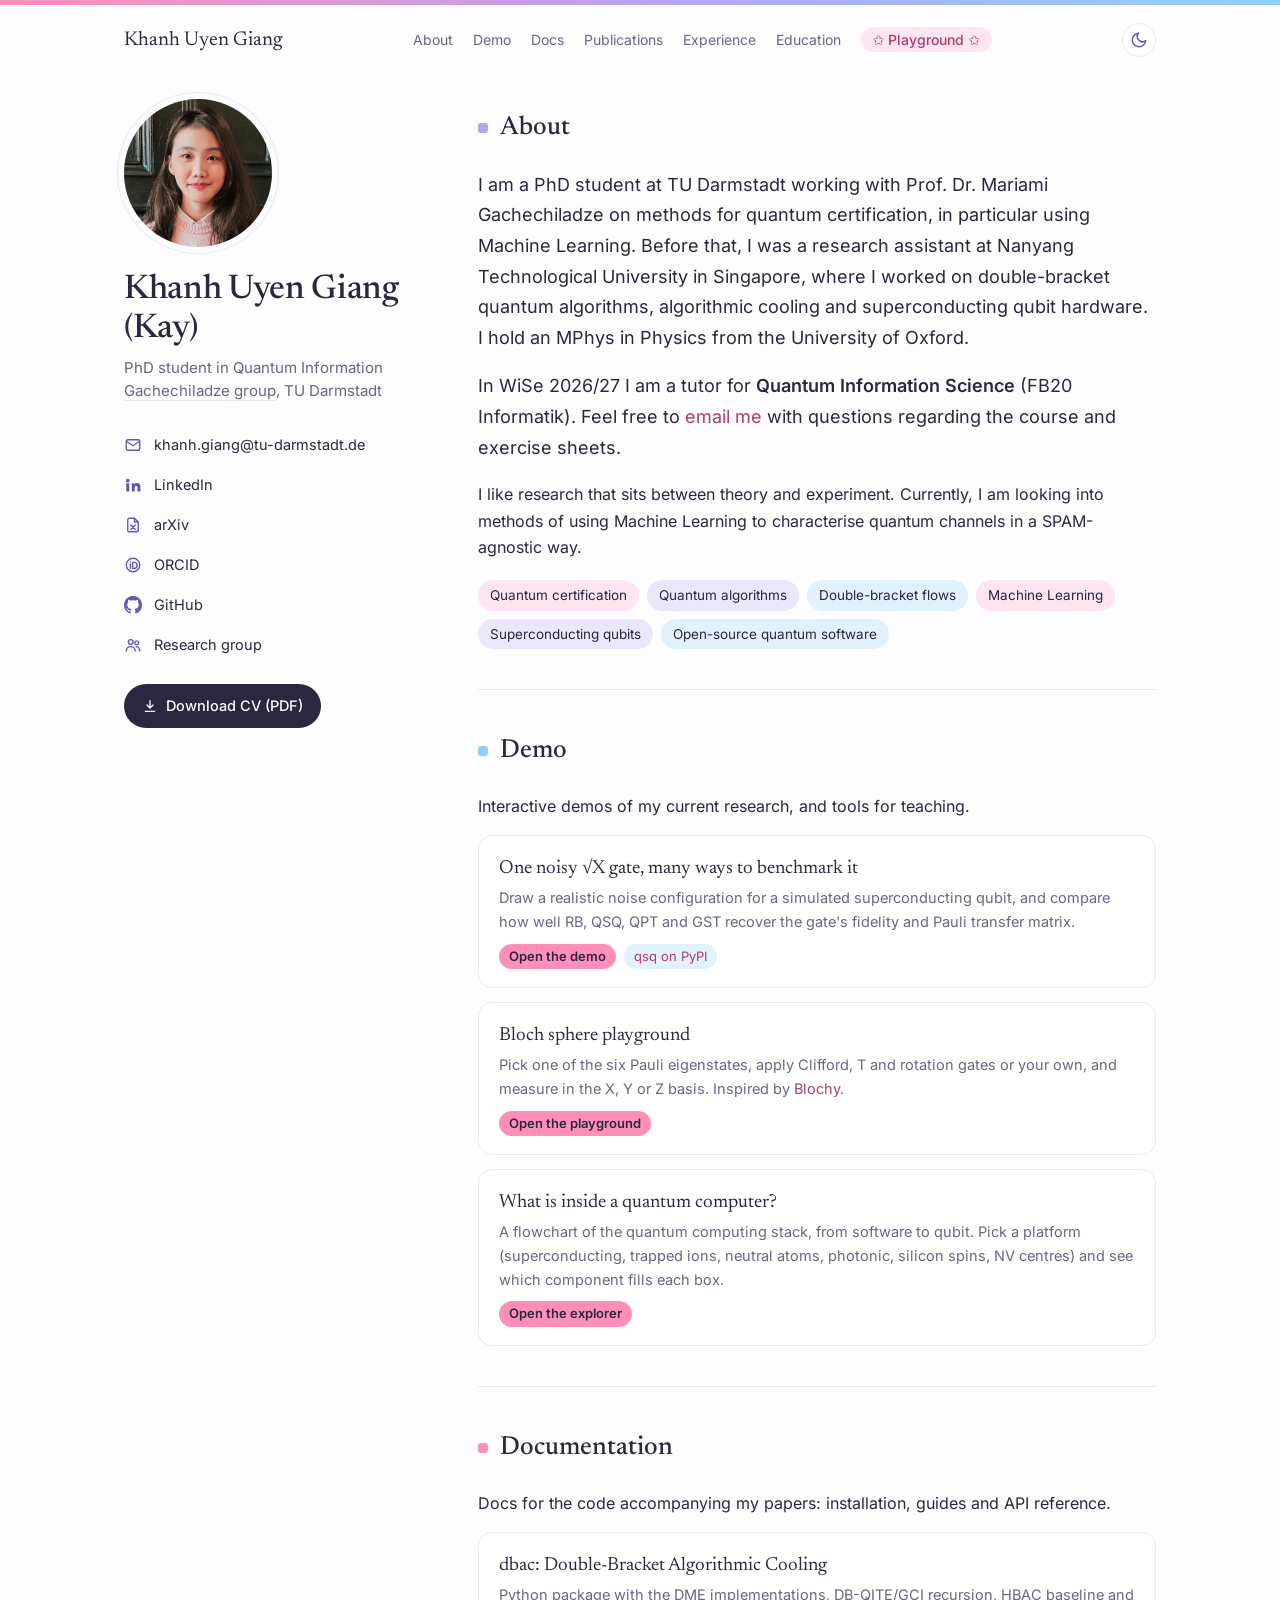
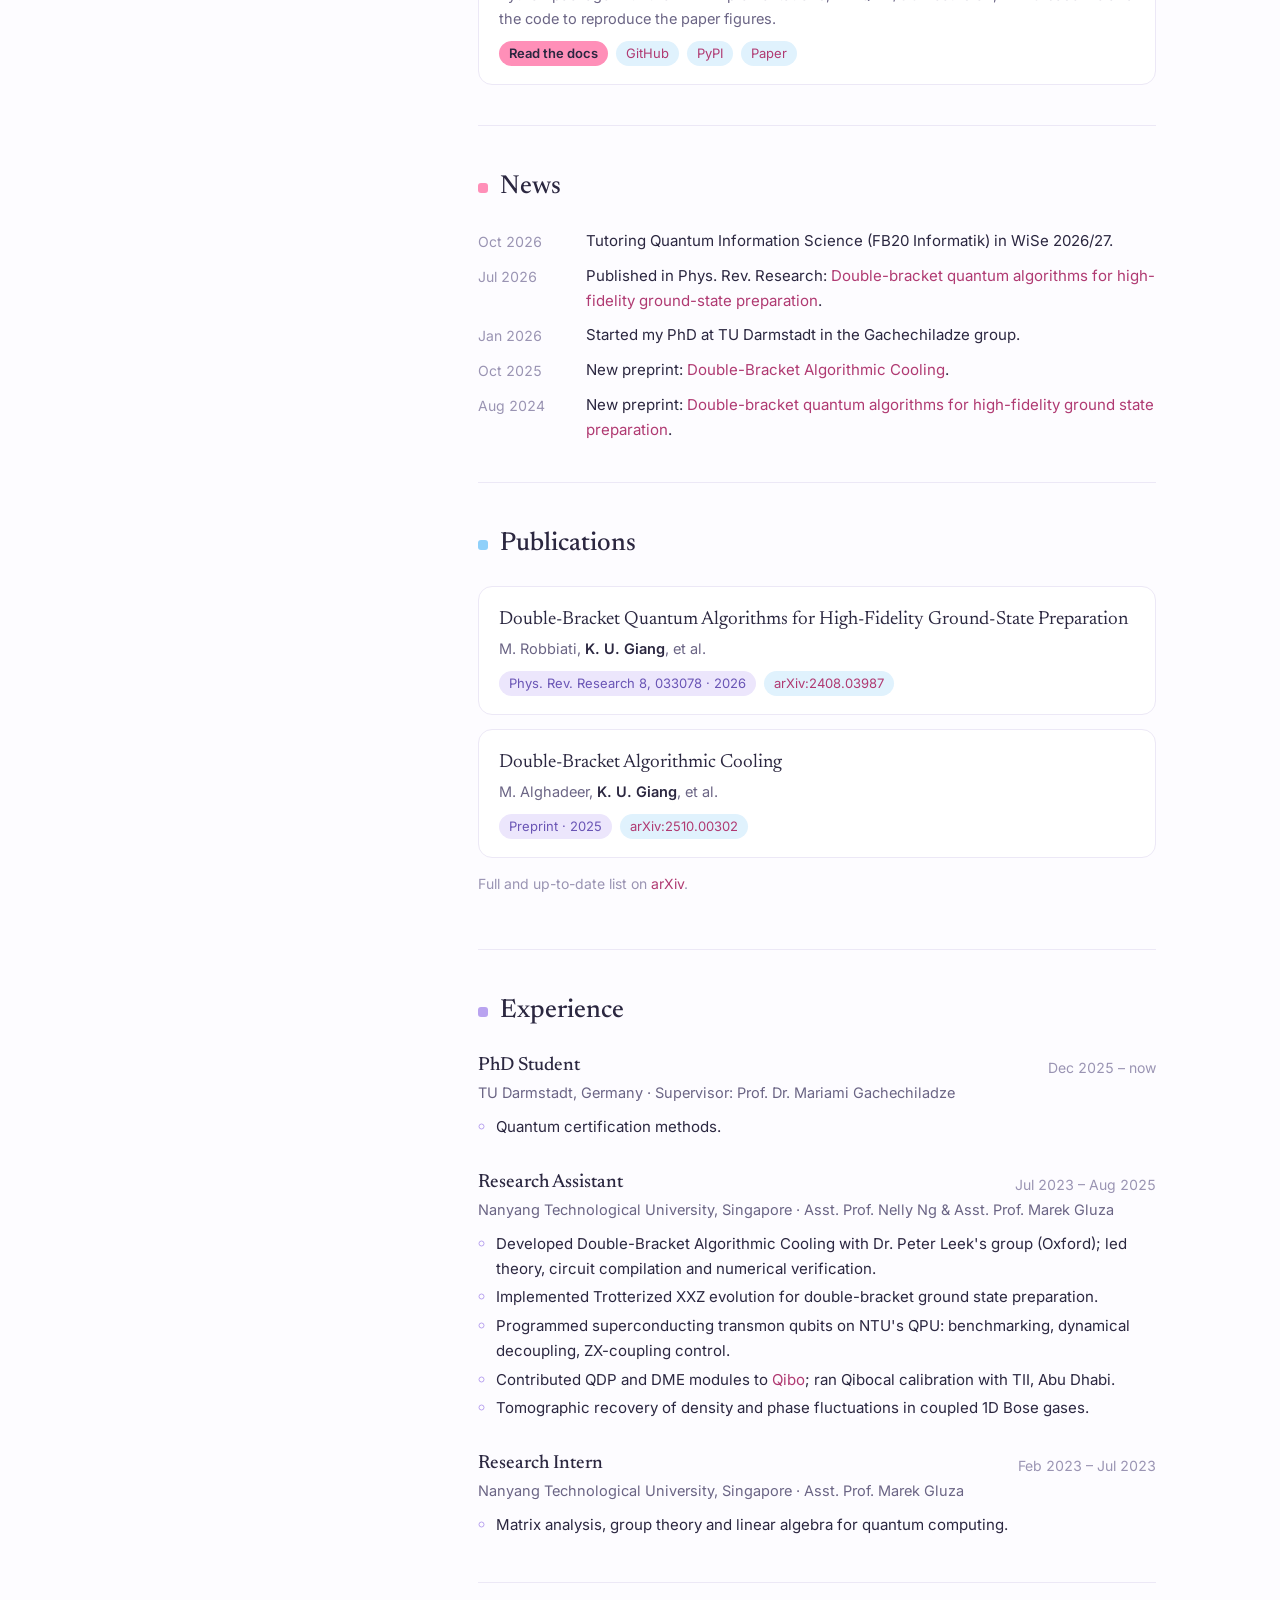
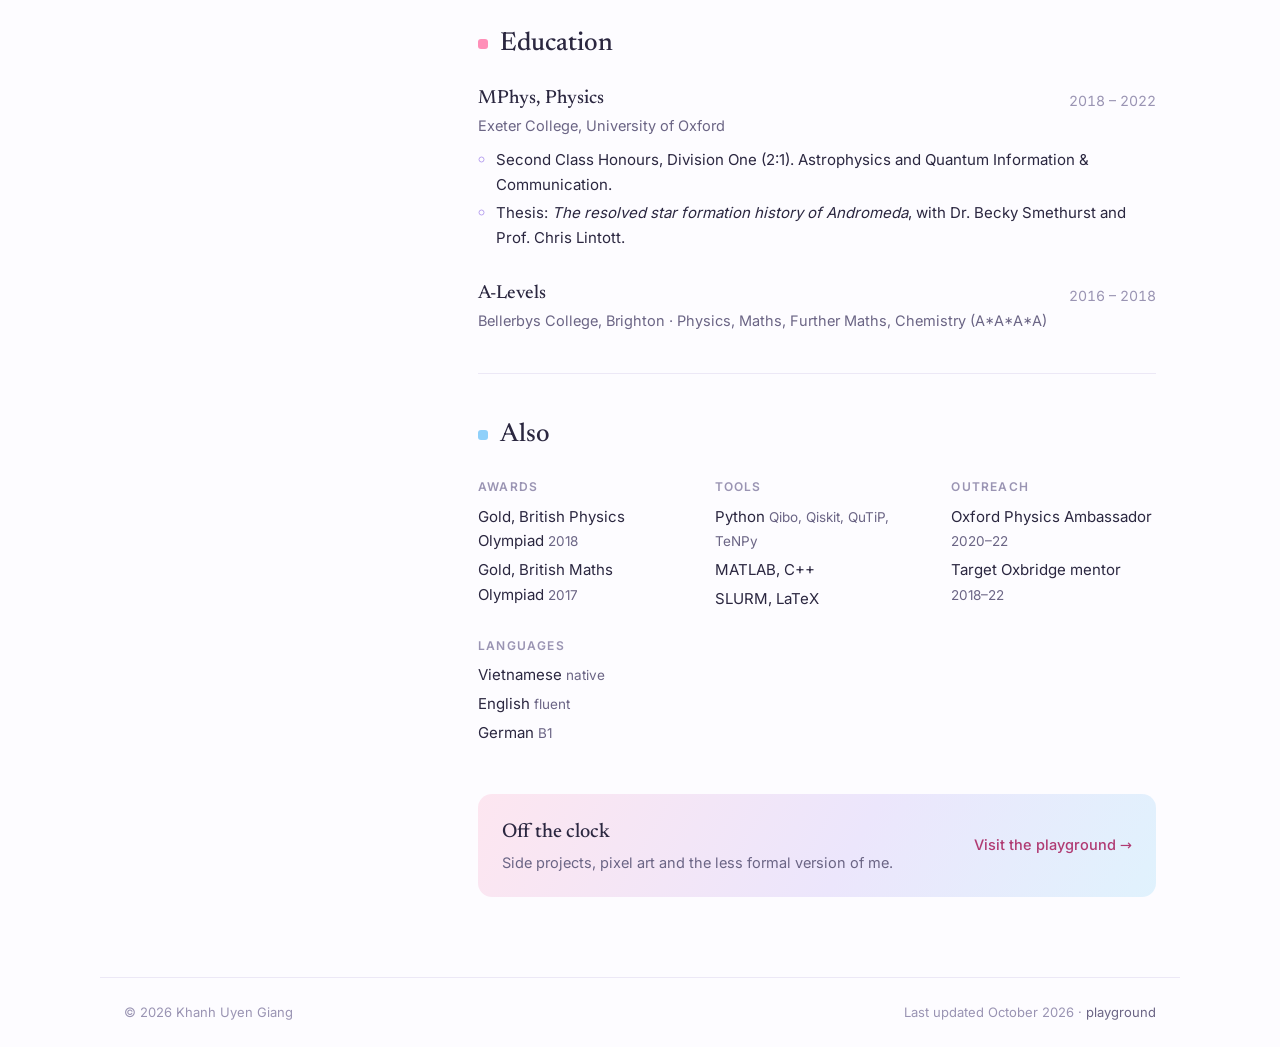
<file: index.html>
<!doctype html>
<html lang="en">
<head>
  <meta charset="utf-8">
  <meta name="viewport" content="width=device-width, initial-scale=1">
  <title>Khanh Uyen Giang · Quantum Information</title>
  <meta name="description" content="Khanh Uyen Giang, PhD student in quantum information at TU Darmstadt. Research, publications and CV.">
  <link rel="icon" href="/favicon.svg" type="image/svg+xml">
  <link rel="icon" href="/favicon-96x96.png" sizes="96x96" type="image/png">
  <link rel="icon" href="/favicon.ico" sizes="48x48">
  <link rel="apple-touch-icon" href="/apple-touch-icon.png">
  <link rel="preload" href="assets/fonts/inter-latin.woff2" as="font" type="font/woff2" crossorigin>
  <link rel="preload" href="assets/fonts/newsreader-latin.woff2" as="font" type="font/woff2" crossorigin>
  <link rel="stylesheet" href="assets/css/academic.css">
  <script src="assets/theme.js"></script>
</head>
<body>

<nav class="topnav" aria-label="Main">
  <a class="brand" href="#">Khanh Uyen Giang</a>
  <ul>
    <li><a href="#about">About</a></li>
    <li><a href="#demo">Demo</a></li>
    <li><a href="#docs">Docs</a></li>
    <li><a href="#publications">Publications</a></li>
    <li><a href="#experience">Experience</a></li>
    <li><a href="#education">Education</a></li>
    <li><a class="play-link" href="play.html">✩ Playground ✩</a></li>
  </ul>
</nav>

<div class="layout">

  <!-- ===== Profile sidebar ===== -->
  <aside class="profile">
    <div class="avatar"><img src="assets/img/profile.webp" alt="Khanh Uyen Giang" width="148" height="148"></div>
    <h1>Khanh Uyen Giang (Kay)</h1>
    <p class="role">
      PhD student in Quantum Information<br>
      <a href="https://www.informatik.tu-darmstadt.de/qc/quantum_computing_group/index.en.jsp">Gachechiladze group</a>, TU Darmstadt
    </p>

    <ul class="links">
      <li><a href="mailto:khanh.giang@tu-darmstadt.de">
        <svg viewBox="0 0 24 24" fill="none" stroke="currentColor" stroke-width="1.8" stroke-linecap="round" stroke-linejoin="round"><rect x="3" y="5" width="18" height="14" rx="2"/><path d="m3 7 9 6 9-6"/></svg>
        khanh.giang@tu-darmstadt.de</a></li>
      <li><a href="https://www.linkedin.com/in/khanhuyengiang/" rel="me">
        <svg viewBox="0 0 24 24" fill="currentColor"><path d="M4.98 3.5a2.5 2.5 0 1 1 0 5 2.5 2.5 0 0 1 0-5ZM3 9.75h4v11H3v-11Zm6.5 0h3.8v1.6h.05c.53-1 1.83-1.9 3.77-1.9 4.03 0 4.78 2.5 4.78 5.8v5.5h-4v-4.9c0-1.17-.02-2.68-1.63-2.68-1.64 0-1.89 1.28-1.89 2.6v4.98h-4V9.75Z"/></svg>
        LinkedIn</a></li>
      <li><a href="https://arxiv.org/search/?searchtype=author&amp;query=Giang%2C+Khanh+Uyen">
        <svg viewBox="0 0 24 24" fill="none" stroke="currentColor" stroke-width="1.8" stroke-linecap="round" stroke-linejoin="round"><path d="M14 3H7a2 2 0 0 0-2 2v14a2 2 0 0 0 2 2h10a2 2 0 0 0 2-2V8z"/><path d="M14 3v5h5"/><path d="m9 12 6 6M15 12l-6 6"/></svg>
        arXiv</a></li>
      <li><a href="https://orcid.org/0009-0006-6407-5505">
        <svg viewBox="0 0 24 24" fill="none" stroke="currentColor" stroke-width="1.8" stroke-linecap="round"><circle cx="12" cy="12" r="9"/><path d="M8.5 10.5v6M8.5 7.6v.01M11.5 16.5v-8h2a4 4 0 0 1 0 8z"/></svg>
        ORCID</a></li>
      <li><a href="https://github.com/khanhuyengiang" rel="me">
        <svg viewBox="0 0 16 16" fill="currentColor"><path d="M8 0C3.58 0 0 3.58 0 8c0 3.54 2.29 6.53 5.47 7.59.4.07.55-.17.55-.38 0-.19-.01-.82-.01-1.49-2.01.37-2.53-.49-2.69-.94-.09-.23-.48-.94-.82-1.13-.28-.15-.68-.52-.01-.53.63-.01 1.08.58 1.23.82.72 1.21 1.87.87 2.33.66.07-.52.28-.87.51-1.07-1.78-.2-3.64-.89-3.64-3.95 0-.87.31-1.59.82-2.15-.08-.2-.36-1.02.08-2.12 0 0 .67-.21 2.2.82.64-.18 1.32-.27 2-.27.68 0 1.36.09 2 .27 1.53-1.04 2.2-.82 2.2-.82.44 1.1.16 1.92.08 2.12.51.56.82 1.27.82 2.15 0 3.07-1.87 3.75-3.65 3.95.29.25.54.73.54 1.48 0 1.07-.01 1.93-.01 2.2 0 .21.15.46.55.38A8.01 8.01 0 0 0 16 8c0-4.42-3.58-8-8-8Z"/></svg>
        GitHub</a></li>
      <li><a href="https://www.informatik.tu-darmstadt.de/qc/quantum_computing_group/index.en.jsp">
        <svg viewBox="0 0 24 24" fill="none" stroke="currentColor" stroke-width="1.8" stroke-linecap="round" stroke-linejoin="round"><circle cx="9" cy="8" r="3.2"/><path d="M3 20c0-3.3 2.7-6 6-6s6 2.7 6 6"/><circle cx="17" cy="9" r="2.5"/><path d="M16 14.2c2.9.3 5 2.6 5 5.8"/></svg>
        Research group</a></li>
    </ul>

    <a class="cv-btn" href="assets/Khanh_Giang_CV.pdf" data-tip="Currently out of date">
      <svg viewBox="0 0 24 24" fill="none" stroke="currentColor" stroke-width="2" stroke-linecap="round" stroke-linejoin="round"><path d="M12 4v11m0 0-4.5-4.5M12 15l4.5-4.5M5 20h14"/></svg>
      Download CV (PDF)
    </a>
  </aside>

  <!-- ===== Main content ===== -->
  <main>
    <section id="about">
      <h2>About</h2>
      <p class="lead">
        I am a PhD student at TU Darmstadt working with Prof.&nbsp;Dr.&nbsp;Mariami Gachechiladze
        on methods for quantum certification, in particular using Machine Learning. Before that, I was a research assistant at
        Nanyang Technological University in Singapore, where I worked on double-bracket quantum algorithms,
        algorithmic cooling and superconducting qubit hardware. I hold an MPhys in Physics from the University of Oxford.
      </p>
      <p class="lead">
        In WiSe 2026/27 I am a tutor for <strong>Quantum Information Science</strong> (FB20 Informatik).
        Feel free to <a href="mailto:khanh.giang@tu-darmstadt.de">email me</a> with questions regarding the course and exercise sheets.
      </p>
      <p class="muted">
        I like research that sits between theory and experiment. 
        Currently, I am looking into methods of using Machine Learning to characterise quantum channels in a SPAM-agnostic way.
      </p>
      <ul class="tags" aria-label="Research interests">
        <li>Quantum certification</li>
        <li>Quantum algorithms</li>
        <li>Double-bracket flows</li>
        <li>Machine Learning</li>
        <li>Superconducting qubits</li>
        <li>Open-source quantum software</li>
      </ul>
    </section>

    <section id="demo">
      <h2>Demo</h2>
      <p class="muted">Interactive demos of my current research, and tools for teaching.</p>
      <ul class="pubs docs">
        <li class="pub">
          <a class="title" href="qsq-demo/">One noisy √X gate, many ways to benchmark it</a>
          <div class="authors">Draw a realistic noise configuration for a simulated superconducting qubit, and compare how well RB, QSQ, QPT and GST recover the gate's fidelity and Pauli transfer matrix.</div>
          <div class="meta"><a class="primary" href="qsq-demo/">Open the demo</a><a href="https://pypi.org/project/qsq/">qsq on PyPI</a></div>
        </li>
        <li class="pub">
          <a class="title" href="bloch/">Bloch sphere playground</a>
          <div class="authors">Pick one of the six Pauli eigenstates, apply Clifford, T and rotation gates or your own, and measure in the X, Y or Z basis. Inspired by <a href="https://github.com/kherb27/Blochy">Blochy</a>.</div>
          <div class="meta"><a class="primary" href="bloch/">Open the playground</a></div>
        </li>
        <li class="pub">
          <a class="title" href="quantum-hardware/">What is inside a quantum computer?</a>
          <div class="authors">A flowchart of the quantum computing stack, from software to qubit. Pick a platform (superconducting, trapped ions, neutral atoms, photonic, silicon spins, NV centres) and see which component fills each box.</div>
          <div class="meta"><a class="primary" href="quantum-hardware/">Open the explorer</a></div>
        </li>
      </ul>
    </section>

    <section id="docs">
      <h2>Documentation</h2>
      <p class="muted">Docs for the code accompanying my papers: installation, guides and API reference.</p>
      <ul class="pubs docs">
        <li class="pub">
          <a class="title" href="https://dbac.khanhuyengiang.com">dbac: Double-Bracket Algorithmic Cooling</a>
          <div class="authors">Python package with the DME implementations, DB-QITE/GCI recursion, HBAC baseline and the code to reproduce the paper figures.</div>
          <div class="meta"><a class="primary" href="https://dbac.khanhuyengiang.com">Read the docs</a><a href="https://github.com/khanhuyengiang/dbac">GitHub</a><a href="https://pypi.org/project/dbac/">PyPI</a><a href="https://arxiv.org/abs/2510.00302">Paper</a></div>
        </li>
      </ul>
    </section>

    <section id="news">
      <h2>News</h2>
      <ul class="news">
        <li><time>Oct 2026</time><span>Tutoring Quantum Information Science (FB20 Informatik) in WiSe 2026/27.</span></li>
        <li><time>Jul 2026</time><span>Published in Phys. Rev. Research: <a href="https://doi.org/10.1103/jz88-32rb">Double-bracket quantum algorithms for high-fidelity ground-state preparation</a>.</span></li>
        <li><time>Jan 2026</time><span>Started my PhD at TU Darmstadt in the Gachechiladze group.</span></li>
        <li><time>Oct 2025</time><span>New preprint: <a href="https://arxiv.org/abs/2510.00302">Double-Bracket Algorithmic Cooling</a>.</span></li>
        <li><time>Aug 2024</time><span>New preprint: <a href="https://arxiv.org/abs/2408.03987">Double-bracket quantum algorithms for high-fidelity ground state preparation</a>.</span></li>
      </ul>
    </section>

    <section id="publications">
      <h2>Publications</h2>
      <ol class="pubs">
        <li class="pub">
          <a class="title" href="https://doi.org/10.1103/jz88-32rb">Double-Bracket Quantum Algorithms for High-Fidelity Ground-State Preparation</a>
          <div class="authors">M. Robbiati, <b>K. U. Giang</b>, et al.</div>
          <div class="meta"><span>Phys. Rev. Research 8, 033078 · 2026</span><a href="https://arxiv.org/abs/2408.03987">arXiv:2408.03987</a></div>
        </li>
        <li class="pub">
          <a class="title" href="https://arxiv.org/abs/2510.00302">Double-Bracket Algorithmic Cooling</a>
          <div class="authors">M. Alghadeer, <b>K. U. Giang</b>, et al.</div>
          <div class="meta"><span>Preprint · 2025</span><a href="https://arxiv.org/abs/2510.00302">arXiv:2510.00302</a></div>
        </li>
      </ol>
      <p class="note">Full and up-to-date list on <a href="https://arxiv.org/search/?searchtype=author&amp;query=Giang%2C+Khanh+Uyen">arXiv</a>.</p>
    </section>

    <section id="experience">
      <h2>Experience</h2>
      <ul class="entries">
        <li class="entry">
          <h3>PhD Student</h3><span class="when">Dec 2025 – now</span>
          <div class="where">TU Darmstadt, Germany · Supervisor: Prof. Dr. Mariami Gachechiladze</div>
          <ul><li>Quantum certification methods.</li></ul>
        </li>
        <li class="entry">
          <h3>Research Assistant</h3><span class="when">Jul 2023 – Aug 2025</span>
          <div class="where">Nanyang Technological University, Singapore · Asst. Prof. Nelly Ng &amp; Asst. Prof. Marek Gluza</div>
          <ul>
            <li>Developed Double-Bracket Algorithmic Cooling with Dr. Peter Leek's group (Oxford); led theory, circuit compilation and numerical verification.</li>
            <li>Implemented Trotterized XXZ evolution for double-bracket ground state preparation.</li>
            <li>Programmed superconducting transmon qubits on NTU's QPU: benchmarking, dynamical decoupling, ZX-coupling control.</li>
            <li>Contributed QDP and DME modules to <a href="https://github.com/qiboteam/qibo">Qibo</a>; ran Qibocal calibration with TII, Abu Dhabi.</li>
            <li>Tomographic recovery of density and phase fluctuations in coupled 1D Bose gases.</li>
          </ul>
        </li>
        <li class="entry">
          <h3>Research Intern</h3><span class="when">Feb 2023 – Jul 2023</span>
          <div class="where">Nanyang Technological University, Singapore · Asst. Prof. Marek Gluza</div>
          <ul><li>Matrix analysis, group theory and linear algebra for quantum computing.</li></ul>
        </li>
      </ul>
    </section>

    <section id="education">
      <h2>Education</h2>
      <ul class="entries">
        <li class="entry">
          <h3>MPhys, Physics</h3><span class="when">2018 – 2022</span>
          <div class="where">Exeter College, University of Oxford</div>
          <ul>
            <li>Second Class Honours, Division One (2:1). Astrophysics and Quantum Information &amp; Communication.</li>
            <li>Thesis: <em>The resolved star formation history of Andromeda</em>, with Dr. Becky Smethurst and Prof. Chris Lintott.</li>
          </ul>
        </li>
        <li class="entry">
          <h3>A-Levels</h3><span class="when">2016 – 2018</span>
          <div class="where">Bellerbys College, Brighton · Physics, Maths, Further Maths, Chemistry (A*A*A*A)</div>
        </li>
      </ul>
    </section>

    <section id="more">
      <h2>Also</h2>
      <div class="cols">
        <div>
          <h3>Awards</h3>
          <ul>
            <li>Gold, British Physics Olympiad <span class="sub">2018</span></li>
            <li>Gold, British Maths Olympiad <span class="sub">2017</span></li>
          </ul>
        </div>
        <div>
          <h3>Tools</h3>
          <ul>
            <li>Python <span class="sub">Qibo, Qiskit, QuTiP, TeNPy</span></li>
            <li>MATLAB, C++</li>
            <li>SLURM, LaTeX</li>
          </ul>
        </div>
        <div>
          <h3>Outreach</h3>
          <ul>
            <li>Oxford Physics Ambassador <span class="sub">2020–22</span></li>
            <li>Target Oxbridge mentor <span class="sub">2018–22</span></li>
          </ul>
        </div>
        <div>
          <h3>Languages</h3>
          <ul>
            <li>Vietnamese <span class="sub">native</span></li>
            <li>English <span class="sub">fluent</span></li>
            <li>German <span class="sub">B1</span></li>
          </ul>
        </div>
      </div>
    </section>

    <a class="teaser" href="play.html">
      <div>
        <strong>Off the clock</strong>
        <span>Side projects, pixel art and the less formal version of me.</span>
      </div>
      <span class="go">Visit the playground →</span>
    </a>
  </main>
</div>

<footer>
  <span>© 2026 Khanh Uyen Giang</span>
  <span>Last updated October 2026 · <a href="play.html">playground</a></span>
</footer>

</body>
</html>
</file>
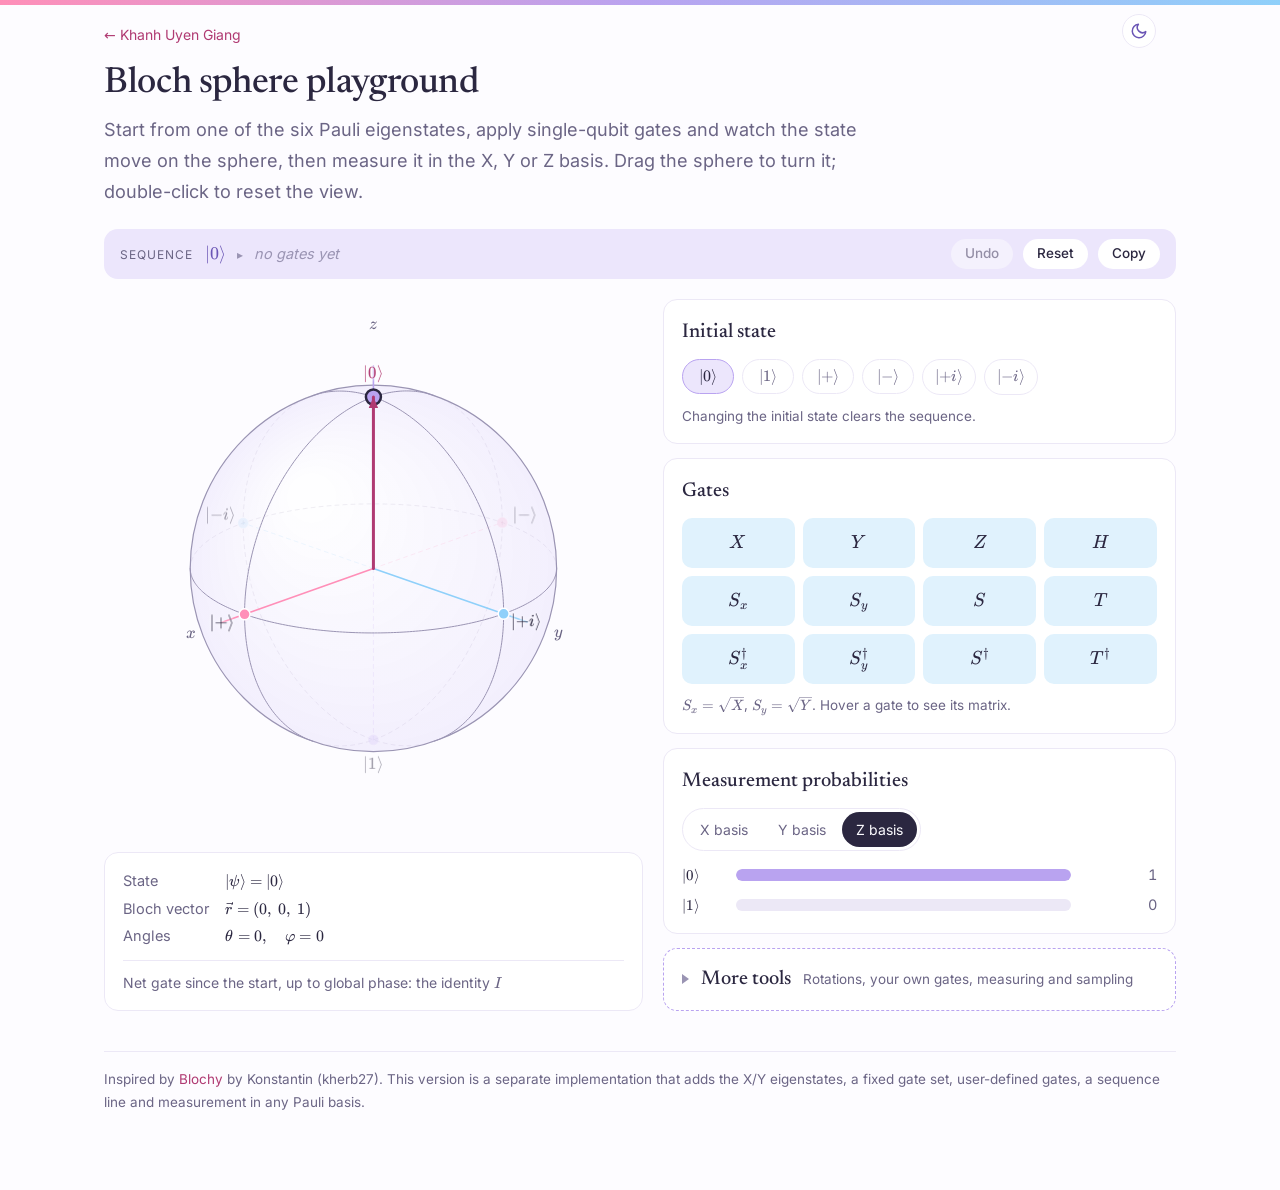
<file: bloch/index.html>
<!doctype html>
<html lang="en">
<head>
  <meta charset="utf-8">
  <meta name="viewport" content="width=device-width, initial-scale=1">
  <title>Bloch Sphere Playground</title>
  <meta name="description" content="Interactive Bloch sphere: pick one of the six Pauli eigenstates, apply single-qubit gates and rotations, define your own gates, and measure in the X, Y or Z basis.">
  <link rel="icon" href="/favicon.svg" type="image/svg+xml">
  <link rel="icon" href="/favicon-96x96.png" sizes="96x96" type="image/png">
  <link rel="icon" href="/favicon.ico" sizes="48x48">
  <link rel="apple-touch-icon" href="/apple-touch-icon.png">
  <link rel="preload" href="../assets/fonts/inter-latin.woff2" as="font" type="font/woff2" crossorigin>
  <link rel="preload" href="../assets/fonts/newsreader-latin.woff2" as="font" type="font/woff2" crossorigin>
  <link rel="stylesheet" href="../assets/css/academic.css">
  <script src="../assets/theme.js"></script>
  <link rel="stylesheet" href="../assets/katex/katex.min.css">
  <link rel="stylesheet" href="bloch.css">
</head>
<body>
<main class="bloch">

  <header>
    <a class="back" href="../">← Khanh Uyen Giang</a>
    <h1>Bloch sphere playground</h1>
    <p class="lead">
      Start from one of the six Pauli eigenstates, apply single-qubit gates and watch the state move on the sphere,
      then measure it in the X, Y or Z basis. Drag the sphere to turn it; double-click to reset the view.
    </p>
  </header>

  <!-- ===== Sequence line ===== -->
  <section class="seq-bar" aria-label="Gate sequence">
    <div class="seq-line">
      <span class="seq-label">Sequence</span>
      <div class="seq" id="seq" role="status"></div>
    </div>
    <div class="row">
      <span class="copy-msg" id="copy-msg" role="status" aria-live="polite"></span>
      <button class="btn secondary small" id="undo" type="button">Undo</button>
      <button class="btn secondary small" id="reset" type="button">Reset</button>
      <button class="btn secondary small" id="copy" type="button">Copy</button>
    </div>
  </section>

  <div class="layout-2">

    <!-- ===== Sphere and readout ===== -->
    <div class="sphere-col">
      <div class="sphere-wrap" id="sphere-wrap">
        <canvas id="sphere" role="img" aria-label="Bloch sphere showing the current qubit state. The state is also given as text below."></canvas>
      </div>
      <div class="panel readout">
        <dl class="params" id="readout"></dl>
        <p class="net" id="net"></p>
      </div>
    </div>

    <!-- ===== Controls ===== -->
    <div class="controls">

      <section class="panel">
        <h2>Initial state</h2>
        <div class="chips" id="init" role="radiogroup" aria-label="Initial state"></div>
        <p class="hint">Changing the initial state clears the sequence.</p>
      </section>

      <section class="panel">
        <h2>Gates</h2>
        <div class="gates" id="gates"></div>
        <div id="my-gates-wrap" hidden>
          <h3>Your gates</h3>
          <div class="gates" id="my-gates"></div>
        </div>
        <p class="hint"><span data-tex="S_x = \sqrt{X}"></span>, <span data-tex="S_y = \sqrt{Y}"></span>. Hover a gate to see its matrix.</p>
      </section>

      <section class="panel">
        <h2>Measurement probabilities</h2>
        <div class="seg" role="radiogroup" aria-label="Measurement basis" id="basis">
          <label><input type="radio" name="basis" value="X"> <span>X basis</span></label>
          <label><input type="radio" name="basis" value="Y"> <span>Y basis</span></label>
          <label><input type="radio" name="basis" value="Z" checked> <span>Z basis</span></label>
        </div>
        <div class="probs" id="probs"></div>
      </section>

      <!-- ===== More tools (collapsed by default) ===== -->
      <details class="more" id="more">
        <summary><h2>More tools</h2><span class="sub">Rotations, your own gates, measuring and sampling</span></summary>

        <section class="panel">
          <h3>Rotations</h3>
          <p class="hint"><span data-tex="R_{\hat n}(\theta) = e^{-i\theta\,\hat n\cdot\vec\sigma/2}"></span>, with <span data-tex="\theta"></span> in radians. Type expressions such as <code>pi/4</code>, <code>2pi/3</code> or <code>0.3</code>.</p>
          <div class="rots" id="rots"></div>
          <p class="err" id="rot-err" role="alert"></p>
        </section>

        <section class="panel" id="define">
          <h3>Define a gate</h3>
          <p class="hint">Saved gates are stored in this browser only. Entries accept complex expressions: <code>i</code>, <code>pi</code>, <code>sqrt(2)</code>, <code>exp(i pi/4)</code>, <code>1/√2</code>. Names may have a subscript and a dagger: <code>R_a</code> shows as <span data-tex="\mathrm{R}_{a}"></span>, <code>V†</code> as <span data-tex="V^\dagger"></span>.</p>
          <div class="row">
            <label class="field">Name <input id="g-name" maxlength="12" placeholder="e.g. sqrtT" autocomplete="off"></label>
          </div>
          <div class="seg" role="radiogroup" aria-label="Define gate by">
            <label><input type="radio" name="g-mode" value="matrix" checked> <span>Matrix</span></label>
            <label><input type="radio" name="g-mode" value="rot"> <span>Axis and angle</span></label>
          </div>
          <div id="g-matrix" class="matrix">
            <input id="m00" value="1" aria-label="Row 1, column 1">
            <input id="m01" value="0" aria-label="Row 1, column 2">
            <input id="m10" value="0" aria-label="Row 2, column 1">
            <input id="m11" value="exp(i pi/8)" aria-label="Row 2, column 2">
          </div>
          <div id="g-rot" class="axis" hidden>
            <label class="field"><span data-tex="n_x"></span> <input id="nx" value="1" aria-label="n_x"></label>
            <label class="field"><span data-tex="n_y"></span> <input id="ny" value="0" aria-label="n_y"></label>
            <label class="field"><span data-tex="n_z"></span> <input id="nz" value="1" aria-label="n_z"></label>
            <label class="field"><span data-tex="\theta"></span> <input id="ang" value="pi" aria-label="angle"></label>
          </div>
          <p class="err" id="g-err" role="alert"></p>
          <div class="row">
            <button class="btn small" id="g-save" type="button">Save gate</button>
            <button class="btn secondary small" id="g-try" type="button">Apply once</button>
          </div>
        </section>

        <section class="panel">
          <h3>Measure</h3>
          <p class="hint">Uses the basis chosen under Measurement probabilities, currently <span id="basis-now"></span>.</p>
          <div class="row">
            <button class="btn small" id="measure" type="button">Measure once (collapses)</button>
          </div>
          <div class="row shots-row">
            <label class="field">Shots <input id="shots" type="number" min="1" max="100000" value="1000"></label>
            <button class="btn secondary small" id="sample" type="button">Sample</button>
          </div>
          <div class="probs" id="counts"></div>
        </section>
      </details>

    </div>
  </div>

  <p class="credit">
    Inspired by <a href="https://github.com/kherb27/Blochy">Blochy</a> by Konstantin (kherb27).
    This version is a separate implementation that adds the X/Y eigenstates, a fixed gate set, user-defined gates, a sequence line and measurement in any Pauli basis.
  </p>
</main>

<script src="../assets/katex/katex.min.js"></script>
<script src="bloch.js"></script>
</body>
</html>
</file>
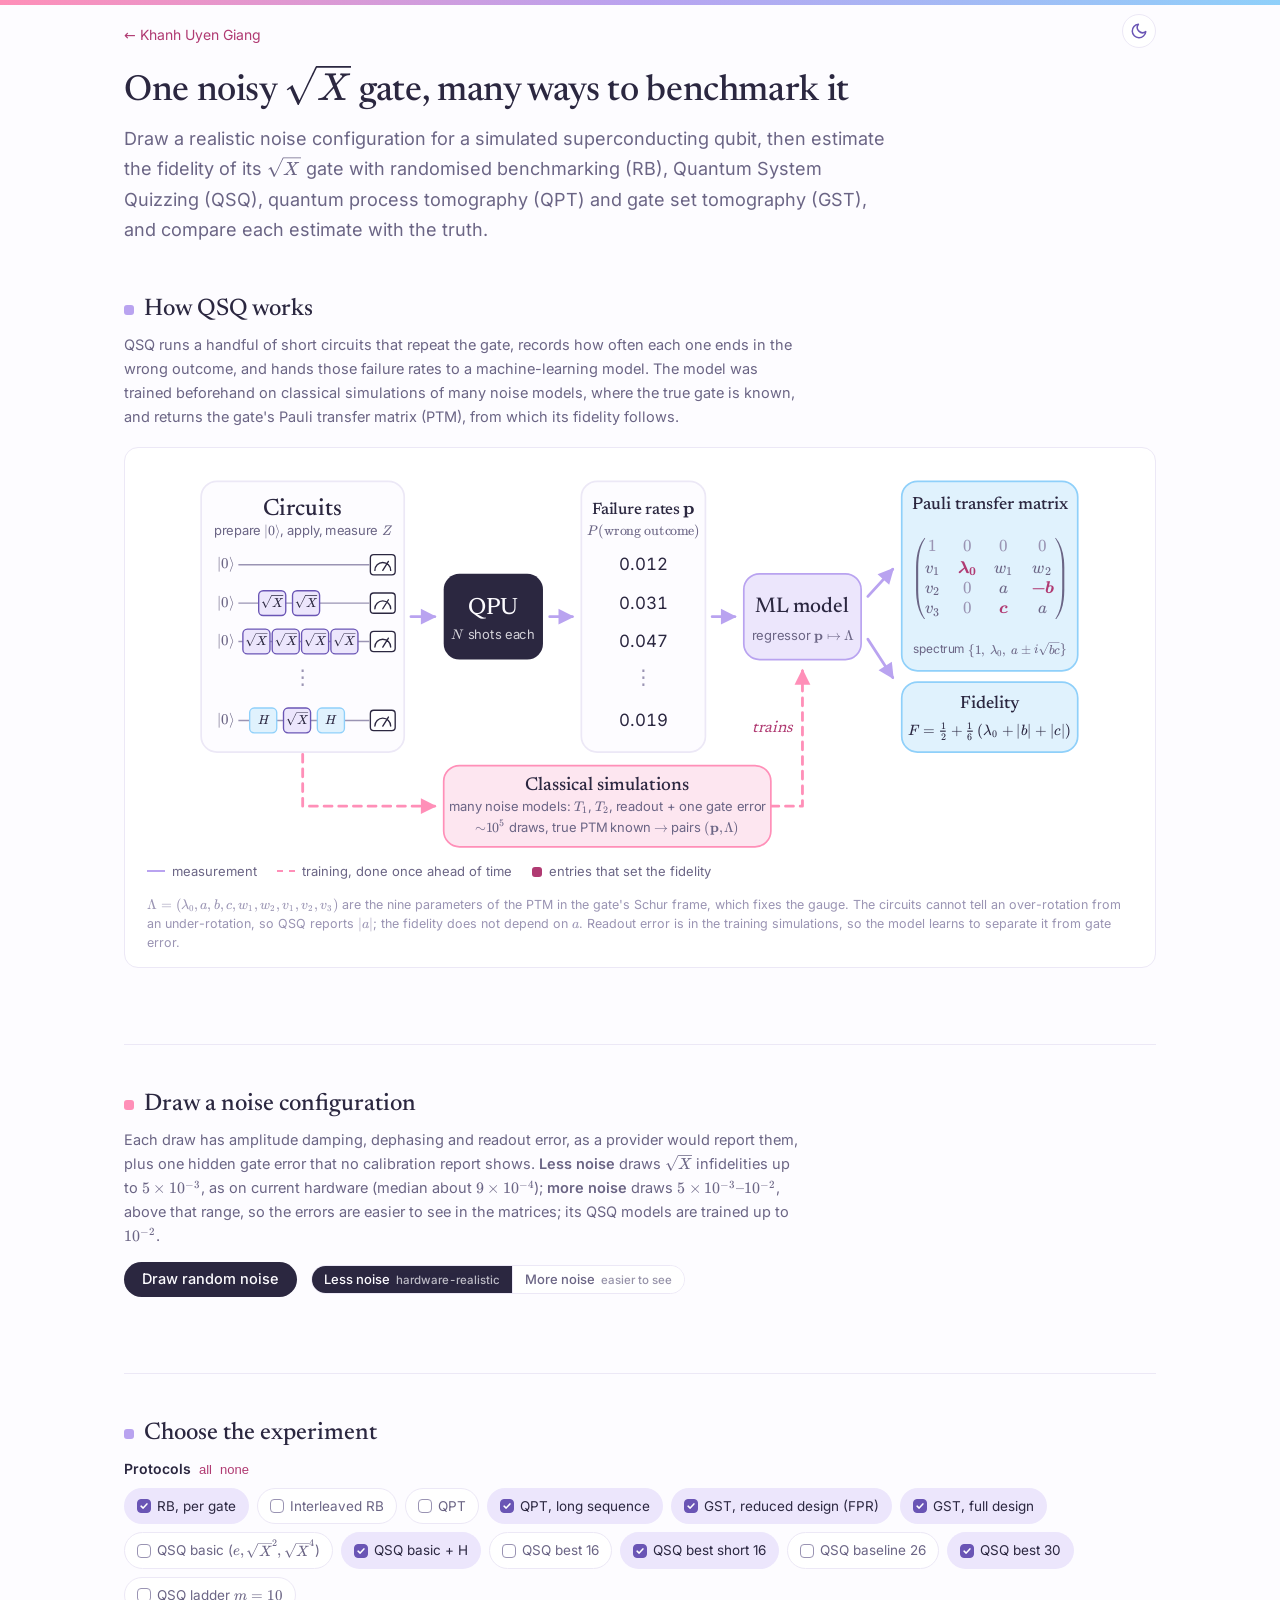
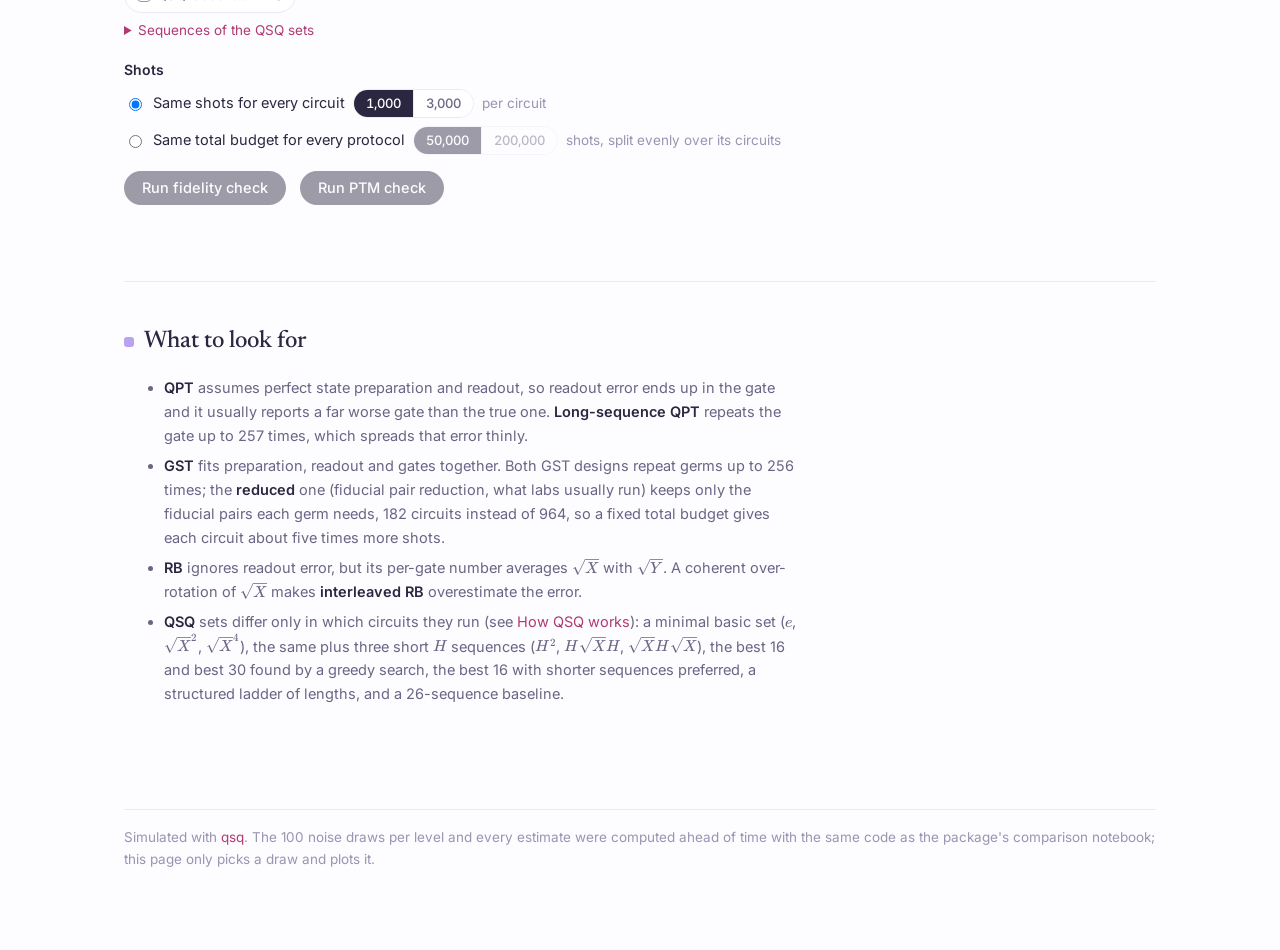
<file: qsq-demo/index.html>
<!doctype html>
<html lang="en">
<head>
  <meta charset="utf-8">
  <meta name="viewport" content="width=device-width, initial-scale=1">
  <title>Characterising a Noisy √X Gate</title>
  <meta name="description" content="Interactive comparison of RB, QSQ, QPT and GST on a simulated noisy sqrt(X) gate: draw a noise configuration, choose protocols and shot budgets, and compare fidelities and Pauli transfer matrices.">
  <link rel="icon" href="/favicon.svg" type="image/svg+xml">
  <link rel="icon" href="/favicon-96x96.png" sizes="96x96" type="image/png">
  <link rel="icon" href="/favicon.ico" sizes="48x48">
  <link rel="apple-touch-icon" href="/apple-touch-icon.png">
  <link rel="preload" href="../assets/fonts/inter-latin.woff2" as="font" type="font/woff2" crossorigin>
  <link rel="preload" href="../assets/fonts/newsreader-latin.woff2" as="font" type="font/woff2" crossorigin>
  <link rel="stylesheet" href="../assets/css/academic.css">
  <script src="../assets/theme.js"></script>
  <link rel="stylesheet" href="../assets/katex/katex.min.css">
  <link rel="stylesheet" href="demo.css">
</head>
<body>
<main class="demo">

  <header>
    <a class="back" href="../">← Khanh Uyen Giang</a>
    <h1>One noisy \(\sqrt{X}\) gate, many ways to benchmark it</h1>
    <p class="lead">
      Draw a realistic noise configuration for a simulated superconducting qubit, then estimate the fidelity of its
      \(\sqrt{X}\) gate with randomised benchmarking (RB), Quantum System Quizzing (QSQ), 
      quantum process tomography (QPT) and gate set tomography (GST), and compare each
      estimate with the truth.
    </p>
  </header>

  <!-- ===== 0. How QSQ works ===== -->
  <section id="how">
    <h2>How QSQ works</h2>
    <p class="hint">QSQ runs a handful of short circuits that repeat the gate, records how often each one ends in the wrong outcome, and hands those failure rates to a machine-learning model. The model was trained beforehand on classical simulations of many noise models, where the true gate is known, and returns the gate's Pauli transfer matrix (PTM), from which its fidelity follows.</p>
    <figure class="pipeline">
      <svg class="pl-defs" width="0" height="0" aria-hidden="true">
        <defs>
          <marker id="pl-h" viewBox="0 0 10 10" refX="8" refY="5" markerWidth="7" markerHeight="7" orient="auto-start-reverse"><path class="pl-head" d="M1 1 9 5 1 9z"/></marker>
          <marker id="pl-ht" viewBox="0 0 10 10" refX="8" refY="5" markerWidth="7" markerHeight="7" orient="auto-start-reverse"><path class="pl-head-t" d="M1 1 9 5 1 9z"/></marker>
          <g id="pl-meter"><rect class="pl-meter" x="-11" y="-9" width="22" height="18" rx="3"/><path class="pl-needle" d="M-7 5a7 7 0 0 1 14 0M0 5l5-8"/></g>
        </defs>
      </svg>
      <!-- wide layout -->
      <svg class="pl-wide" viewBox="0 0 780 336" role="img" aria-labelledby="pl-desc">
        <title id="pl-desc">QSQ pipeline: short circuits run on the QPU give one failure rate each; a regressor trained on classical simulations of many noise models maps the failure-rate vector to the nine Schur parameters of the gate's Pauli transfer matrix, from which its spectrum and fidelity follow.</title>
        <path class="pl-train" d="M91 252V298H208" marker-end="url(#pl-ht)"/>
        <path class="pl-train" d="M506 298H534V178" marker-end="url(#pl-ht)"/>
        <text class="pl-tag" x="526" y="232" text-anchor="end">trains</text>
        <rect class="pl-panel" x="1" y="10" width="180" height="240" rx="14"/>
        <text class="pl-title" x="91" y="40" text-anchor="middle">Circuits</text>
        <foreignObject x="1" y="46" width="180" height="18" class="fo fo-sub"><div xmlns="http://www.w3.org/1999/xhtml"><span>prepare \(\lvert 0\rangle\), apply, measure \(Z\)</span></div></foreignObject>
        <g transform="translate(0 84)"><foreignObject x="2" y="-10" width="32" height="20" class="fo fo-ket"><div xmlns="http://www.w3.org/1999/xhtml"><span>\(\lvert 0\rangle\)</span></div></foreignObject><line class="pl-wire" x1="34" x2="150" y1="0" y2="0"/><use href="#pl-meter" x="162"/></g>
        <g transform="translate(0 118)"><foreignObject x="2" y="-10" width="32" height="20" class="fo fo-ket"><div xmlns="http://www.w3.org/1999/xhtml"><span>\(\lvert 0\rangle\)</span></div></foreignObject><line class="pl-wire" x1="34" x2="150" y1="0" y2="0"/><rect class="pl-g" x="52" y="-11" width="24" height="22" rx="4"/><foreignObject x="52" y="-11" width="24" height="22" class="fo fo-gate"><div xmlns="http://www.w3.org/1999/xhtml"><span>\(\sqrt{X}\)</span></div></foreignObject><rect class="pl-g" x="82" y="-11" width="24" height="22" rx="4"/><foreignObject x="82" y="-11" width="24" height="22" class="fo fo-gate"><div xmlns="http://www.w3.org/1999/xhtml"><span>\(\sqrt{X}\)</span></div></foreignObject><use href="#pl-meter" x="162"/></g>
        <g transform="translate(0 152)"><foreignObject x="2" y="-10" width="32" height="20" class="fo fo-ket"><div xmlns="http://www.w3.org/1999/xhtml"><span>\(\lvert 0\rangle\)</span></div></foreignObject><line class="pl-wire" x1="34" x2="150" y1="0" y2="0"/><rect class="pl-g" x="38" y="-11" width="24" height="22" rx="4"/><foreignObject x="38" y="-11" width="24" height="22" class="fo fo-gate"><div xmlns="http://www.w3.org/1999/xhtml"><span>\(\sqrt{X}\)</span></div></foreignObject><rect class="pl-g" x="64" y="-11" width="24" height="22" rx="4"/><foreignObject x="64" y="-11" width="24" height="22" class="fo fo-gate"><div xmlns="http://www.w3.org/1999/xhtml"><span>\(\sqrt{X}\)</span></div></foreignObject><rect class="pl-g" x="90" y="-11" width="24" height="22" rx="4"/><foreignObject x="90" y="-11" width="24" height="22" class="fo fo-gate"><div xmlns="http://www.w3.org/1999/xhtml"><span>\(\sqrt{X}\)</span></div></foreignObject><rect class="pl-g" x="116" y="-11" width="24" height="22" rx="4"/><foreignObject x="116" y="-11" width="24" height="22" class="fo fo-gate"><div xmlns="http://www.w3.org/1999/xhtml"><span>\(\sqrt{X}\)</span></div></foreignObject><use href="#pl-meter" x="162"/></g>
        <text class="pl-dots" x="91" y="190" text-anchor="middle">⋮</text>
        <g transform="translate(0 222)"><foreignObject x="2" y="-10" width="32" height="20" class="fo fo-ket"><div xmlns="http://www.w3.org/1999/xhtml"><span>\(\lvert 0\rangle\)</span></div></foreignObject><line class="pl-wire" x1="34" x2="150" y1="0" y2="0"/><rect class="pl-g pl-h" x="44" y="-11" width="24" height="22" rx="4"/><foreignObject x="44" y="-11" width="24" height="22" class="fo fo-gate"><div xmlns="http://www.w3.org/1999/xhtml"><span>\(H\)</span></div></foreignObject><rect class="pl-g" x="74" y="-11" width="24" height="22" rx="4"/><foreignObject x="74" y="-11" width="24" height="22" class="fo fo-gate"><div xmlns="http://www.w3.org/1999/xhtml"><span>\(\sqrt{X}\)</span></div></foreignObject><rect class="pl-g pl-h" x="104" y="-11" width="24" height="22" rx="4"/><foreignObject x="104" y="-11" width="24" height="22" class="fo fo-gate"><div xmlns="http://www.w3.org/1999/xhtml"><span>\(H\)</span></div></foreignObject><use href="#pl-meter" x="162"/></g>
        <path class="pl-arrow" d="M187 130H208" marker-end="url(#pl-h)"/>
        <rect class="pl-qpu" x="216" y="92" width="88" height="76" rx="14"/>
        <text class="pl-title pl-inv" x="260" y="128" text-anchor="middle">QPU</text>
        <foreignObject x="216" y="138" width="88" height="18" class="fo fo-sub fo-inv"><div xmlns="http://www.w3.org/1999/xhtml"><span>\(N\) shots each</span></div></foreignObject>
        <path class="pl-arrow" d="M310 130H330" marker-end="url(#pl-h)"/>
        <rect class="pl-panel" x="338" y="10" width="110" height="240" rx="14"/>
        <foreignObject x="338" y="22" width="110" height="24" class="fo fo-title fo-sm fo-xs"><div xmlns="http://www.w3.org/1999/xhtml"><span>Failure rates \(\mathbf{p}\)</span></div></foreignObject>
        <foreignObject x="338" y="46" width="110" height="18" class="fo fo-sub"><div xmlns="http://www.w3.org/1999/xhtml"><span>\(P(\text{wrong outcome})\)</span></div></foreignObject>
        <text class="pl-num" x="393" y="89" text-anchor="middle">0.012</text>
        <text class="pl-num" x="393" y="123" text-anchor="middle">0.031</text>
        <text class="pl-num" x="393" y="157" text-anchor="middle">0.047</text>
        <text class="pl-dots" x="393" y="190" text-anchor="middle">⋮</text>
        <text class="pl-num" x="393" y="227" text-anchor="middle">0.019</text>
        <path class="pl-arrow" d="M454 130H474" marker-end="url(#pl-h)"/>
        <rect class="pl-model" x="482" y="92" width="104" height="76" rx="14"/>
        <text class="pl-title pl-md" x="534" y="126" text-anchor="middle">ML model</text>
        <foreignObject x="482" y="138" width="104" height="18" class="fo fo-sub"><div xmlns="http://www.w3.org/1999/xhtml"><span>regressor \(\mathbf{p} \mapsto \Lambda\)</span></div></foreignObject>
        <path class="pl-arrow" d="M592 112 614 88" marker-end="url(#pl-h)"/>
        <path class="pl-arrow" d="M592 150 614 184" marker-end="url(#pl-h)"/>
        <rect class="pl-out" x="622" y="10" width="156" height="168" rx="14"/>
        <text class="pl-title pl-xs" x="700" y="35" text-anchor="middle">Pauli transfer matrix</text>
        <foreignObject x="622" y="44" width="156" height="104" class="fo fo-mx"><div xmlns="http://www.w3.org/1999/xhtml"><span>\(\begin{pmatrix}\htmlClass{pl-z}{1} & \htmlClass{pl-z}{0} & \htmlClass{pl-z}{0} & \htmlClass{pl-z}{0}\\v_1 & \htmlClass{pl-e}{\lambda_0} & w_1 & w_2\\v_2 & \htmlClass{pl-z}{0} & a & \htmlClass{pl-e}{-b}\\v_3 & \htmlClass{pl-z}{0} & \htmlClass{pl-e}{c} & a\end{pmatrix}\)</span></div></foreignObject>
        <foreignObject x="622" y="150" width="156" height="20" class="fo fo-sub fo-xs"><div xmlns="http://www.w3.org/1999/xhtml"><span>spectrum \(\{1,\ \lambda_0,\ a \pm i\sqrt{bc}\}\)</span></div></foreignObject>
        <rect class="pl-out" x="622" y="188" width="156" height="62" rx="14"/>
        <text class="pl-title pl-xs" x="700" y="211" text-anchor="middle">Fidelity</text>
        <foreignObject x="622" y="218" width="156" height="28" class="fo fo-f fo-xs"><div xmlns="http://www.w3.org/1999/xhtml"><span>\(F = \tfrac{1}{2} + \tfrac{1}{6}\,(\lambda_0 + |b| + |c|)\)</span></div></foreignObject>
        <rect class="pl-sim" x="216" y="262" width="290" height="72" rx="14"/>
        <text class="pl-title pl-sm" x="361" y="284" text-anchor="middle">Classical simulations</text>
        <foreignObject x="216" y="290" width="290" height="18" class="fo fo-sub"><div xmlns="http://www.w3.org/1999/xhtml"><span>many noise models: \(T_1\), \(T_2\), readout + one gate error</span></div></foreignObject>
        <foreignObject x="216" y="308" width="290" height="18" class="fo fo-sub"><div xmlns="http://www.w3.org/1999/xhtml"><span>\({\sim}10^5\) draws, true PTM known \(\to\) pairs \((\mathbf{p}, \Lambda)\)</span></div></foreignObject>
        </svg>

      <!-- narrow layout -->
      <svg class="pl-narrow" viewBox="0 0 340 920" role="img" aria-labelledby="pl-desc2">
        <title id="pl-desc2">QSQ pipeline: short circuits run on the QPU give one failure rate each; a regressor trained on classical simulations of many noise models maps the failure-rate vector to the nine Schur parameters of the gate's Pauli transfer matrix, from which its spectrum and fidelity follow.</title>
        <path class="pl-train" d="M222 118H288V276" marker-end="url(#pl-ht)"/>
        <path class="pl-train" d="M288 474V552H180" marker-end="url(#pl-ht)"/>
        <text class="pl-tag" x="294" y="520">trains</text>
        <rect class="pl-panel" x="1" y="1" width="220" height="234" rx="14"/>
        <text class="pl-title" x="111" y="31" text-anchor="middle">Circuits</text>
        <foreignObject x="1" y="37" width="220" height="18" class="fo fo-sub"><div xmlns="http://www.w3.org/1999/xhtml"><span>prepare \(\lvert 0\rangle\), apply, measure \(Z\)</span></div></foreignObject>
        <g transform="translate(12 80)"><foreignObject x="2" y="-10" width="32" height="20" class="fo fo-ket"><div xmlns="http://www.w3.org/1999/xhtml"><span>\(\lvert 0\rangle\)</span></div></foreignObject><line class="pl-wire" x1="34" x2="160" y1="0" y2="0"/><use href="#pl-meter" x="172"/></g>
        <g transform="translate(12 114)"><foreignObject x="2" y="-10" width="32" height="20" class="fo fo-ket"><div xmlns="http://www.w3.org/1999/xhtml"><span>\(\lvert 0\rangle\)</span></div></foreignObject><line class="pl-wire" x1="34" x2="160" y1="0" y2="0"/><rect class="pl-g" x="52" y="-11" width="24" height="22" rx="4"/><foreignObject x="52" y="-11" width="24" height="22" class="fo fo-gate"><div xmlns="http://www.w3.org/1999/xhtml"><span>\(\sqrt{X}\)</span></div></foreignObject><rect class="pl-g" x="84" y="-11" width="24" height="22" rx="4"/><foreignObject x="84" y="-11" width="24" height="22" class="fo fo-gate"><div xmlns="http://www.w3.org/1999/xhtml"><span>\(\sqrt{X}\)</span></div></foreignObject><use href="#pl-meter" x="172"/></g>
        <g transform="translate(12 148)"><foreignObject x="2" y="-10" width="32" height="20" class="fo fo-ket"><div xmlns="http://www.w3.org/1999/xhtml"><span>\(\lvert 0\rangle\)</span></div></foreignObject><line class="pl-wire" x1="34" x2="160" y1="0" y2="0"/><rect class="pl-g" x="40" y="-11" width="24" height="22" rx="4"/><foreignObject x="40" y="-11" width="24" height="22" class="fo fo-gate"><div xmlns="http://www.w3.org/1999/xhtml"><span>\(\sqrt{X}\)</span></div></foreignObject><rect class="pl-g" x="68" y="-11" width="24" height="22" rx="4"/><foreignObject x="68" y="-11" width="24" height="22" class="fo fo-gate"><div xmlns="http://www.w3.org/1999/xhtml"><span>\(\sqrt{X}\)</span></div></foreignObject><rect class="pl-g" x="96" y="-11" width="24" height="22" rx="4"/><foreignObject x="96" y="-11" width="24" height="22" class="fo fo-gate"><div xmlns="http://www.w3.org/1999/xhtml"><span>\(\sqrt{X}\)</span></div></foreignObject><rect class="pl-g" x="124" y="-11" width="24" height="22" rx="4"/><foreignObject x="124" y="-11" width="24" height="22" class="fo fo-gate"><div xmlns="http://www.w3.org/1999/xhtml"><span>\(\sqrt{X}\)</span></div></foreignObject><use href="#pl-meter" x="172"/></g>
        <text class="pl-dots" x="111" y="184" text-anchor="middle">⋮</text>
        <g transform="translate(12 210)"><foreignObject x="2" y="-10" width="32" height="20" class="fo fo-ket"><div xmlns="http://www.w3.org/1999/xhtml"><span>\(\lvert 0\rangle\)</span></div></foreignObject><line class="pl-wire" x1="34" x2="160" y1="0" y2="0"/><rect class="pl-g pl-h" x="46" y="-11" width="24" height="22" rx="4"/><foreignObject x="46" y="-11" width="24" height="22" class="fo fo-gate"><div xmlns="http://www.w3.org/1999/xhtml"><span>\(H\)</span></div></foreignObject><rect class="pl-g" x="78" y="-11" width="24" height="22" rx="4"/><foreignObject x="78" y="-11" width="24" height="22" class="fo fo-gate"><div xmlns="http://www.w3.org/1999/xhtml"><span>\(\sqrt{X}\)</span></div></foreignObject><rect class="pl-g pl-h" x="110" y="-11" width="24" height="22" rx="4"/><foreignObject x="110" y="-11" width="24" height="22" class="fo fo-gate"><div xmlns="http://www.w3.org/1999/xhtml"><span>\(H\)</span></div></foreignObject><use href="#pl-meter" x="172"/></g>
        <path class="pl-arrow" d="M111 242V274" marker-end="url(#pl-h)"/>
        <rect class="pl-qpu" x="51" y="284" width="120" height="66" rx="14"/>
        <text class="pl-title pl-inv" x="111" y="314" text-anchor="middle">QPU</text>
        <foreignObject x="51" y="322" width="120" height="18" class="fo fo-sub fo-inv"><div xmlns="http://www.w3.org/1999/xhtml"><span>\(N\) shots each</span></div></foreignObject>
        <path class="pl-arrow" d="M111 358V384" marker-end="url(#pl-h)"/>
        <rect class="pl-panel" x="1" y="394" width="220" height="80" rx="14"/>
        <foreignObject x="1" y="404" width="220" height="24" class="fo fo-title fo-sm"><div xmlns="http://www.w3.org/1999/xhtml"><span>Failure rates \(\mathbf{p}\)</span></div></foreignObject>
        <g class="pl-num" text-anchor="middle"><text x="32" y="456">0.012</text><text x="76" y="456">0.031</text><text x="120" y="456">0.047</text><text x="152" y="456">…</text><text x="188" y="456">0.019</text></g>
        <path class="pl-arrow" d="M111 482V510" marker-end="url(#pl-h)"/>
        <rect class="pl-model" x="51" y="520" width="120" height="66" rx="14"/>
        <text class="pl-title" x="111" y="550" text-anchor="middle">ML model</text>
        <foreignObject x="51" y="558" width="120" height="18" class="fo fo-sub"><div xmlns="http://www.w3.org/1999/xhtml"><span>regressor \(\mathbf{p} \mapsto \Lambda\)</span></div></foreignObject>
        <rect class="pl-sim" x="236" y="284" width="104" height="190" rx="14"/>
        <g class="pl-title pl-sm" text-anchor="middle"><text x="288" y="318">Classical</text><text x="288" y="338">simulations</text><text x="288" y="358">with many</text><text x="288" y="378">noise models</text></g>
        <foreignObject x="236" y="390" width="104" height="16" class="fo fo-sub"><div xmlns="http://www.w3.org/1999/xhtml"><span>\(T_1\), \(T_2\), readout</span></div></foreignObject>
        <foreignObject x="236" y="406" width="104" height="16" class="fo fo-sub"><div xmlns="http://www.w3.org/1999/xhtml"><span>+ one gate error</span></div></foreignObject>
        <foreignObject x="236" y="428" width="104" height="16" class="fo fo-sub"><div xmlns="http://www.w3.org/1999/xhtml"><span>true PTM known</span></div></foreignObject>
        <foreignObject x="236" y="444" width="104" height="18" class="fo fo-sub"><div xmlns="http://www.w3.org/1999/xhtml"><span>\(\to (\mathbf{p}, \Lambda)\) pairs</span></div></foreignObject>
        <path class="pl-arrow" d="M111 594V622" marker-end="url(#pl-h)"/>
        <rect class="pl-out" x="1" y="632" width="338" height="170" rx="14"/>
        <text class="pl-title pl-sm" x="170" y="658" text-anchor="middle">Pauli transfer matrix</text>
        <foreignObject x="1" y="664" width="338" height="104" class="fo fo-mx"><div xmlns="http://www.w3.org/1999/xhtml"><span>\(\begin{pmatrix}\htmlClass{pl-z}{1} & \htmlClass{pl-z}{0} & \htmlClass{pl-z}{0} & \htmlClass{pl-z}{0}\\v_1 & \htmlClass{pl-e}{\lambda_0} & w_1 & w_2\\v_2 & \htmlClass{pl-z}{0} & a & \htmlClass{pl-e}{-b}\\v_3 & \htmlClass{pl-z}{0} & \htmlClass{pl-e}{c} & a\end{pmatrix}\)</span></div></foreignObject>
        <foreignObject x="1" y="772" width="338" height="20" class="fo fo-sub"><div xmlns="http://www.w3.org/1999/xhtml"><span>spectrum \(\{1,\ \lambda_0,\ a \pm i\sqrt{bc}\}\)</span></div></foreignObject>
        <path class="pl-arrow" d="M170 810V832" marker-end="url(#pl-h)"/>
        <rect class="pl-out" x="1" y="842" width="338" height="76" rx="14"/>
        <text class="pl-title pl-sm" x="170" y="866" text-anchor="middle">Fidelity</text>
        <foreignObject x="1" y="874" width="338" height="32" class="fo fo-f"><div xmlns="http://www.w3.org/1999/xhtml"><span>\(F = \tfrac{1}{2} + \tfrac{1}{6}\,(\lambda_0 + |b| + |c|)\)</span></div></foreignObject>
        </svg>
      <figcaption>
        <span><i class="pl-key"></i>measurement</span>
        <span><i class="pl-key t"></i>training, done once ahead of time</span>
        <span><i class="pl-key e"></i>entries that set the fidelity</span>
        <p>\(\Lambda = (\lambda_0, a, b, c, w_1, w_2, v_1, v_2, v_3)\) are the nine parameters of the PTM in the gate's Schur frame, which fixes the gauge. The circuits cannot tell an over-rotation from an under-rotation, so QSQ reports \(|a|\); the fidelity does not depend on \(a\). Readout error is in the training simulations, so the model learns to separate it from gate error.</p>
      </figcaption>
    </figure>
  </section>

  <!-- ===== 1. Noise ===== -->
  <section id="noise">
    <h2>Draw a noise configuration</h2>
    <p class="hint">Each draw has amplitude damping, dephasing and readout error, as a provider would report them, plus one hidden gate error that no calibration report shows. <b>Less noise</b> draws \(\sqrt{X}\) infidelities up to \(5\times10^{-3}\), as on current hardware (median about \(9\times10^{-4}\)); <b>more noise</b> draws \(5\times10^{-3}\text{–}10^{-2}\), above that range, so the errors are easier to see in the matrices; its QSQ models are trained up to \(10^{-2}\).</p>
    <div class="row">
      <button class="btn" id="draw" type="button" disabled>Loading…</button>
      <span class="seg" id="level" role="group" aria-label="Noise level"><button type="button" data-level="low" aria-pressed="true">Less noise <small>hardware-realistic</small></button><button type="button" data-level="high" aria-pressed="false">More noise <small>easier to see</small></button></span>
      <span class="draw-id" id="draw-id"></span>
    </div>
    <div class="cards" id="noise-cards" hidden>
      <div class="panel">
        <h3>Reported qubit parameters</h3>
        <dl class="params" id="reported"></dl>
      </div>
      <div class="panel">
        <h3>Hidden gate noise</h3>
        <ul class="noise" id="hidden"></ul>
        <div class="truth-box" id="truth"></div>
      </div>
    </div>
  </section>

  <!-- ===== 2. Experiment ===== -->
  <section id="setup">
    <h2>Choose the experiment</h2>
    <fieldset>
      <legend>Protocols <button class="mini" id="all" type="button">all</button><button class="mini" id="none" type="button">none</button></legend>
      <div class="chips" id="protocols"></div>
      <details class="seqs">
        <summary>Sequences of the QSQ sets</summary>
        <div id="seqs"></div>
      </details>
    </fieldset>
    <fieldset class="shots">
      <legend>Shots</legend>
      <label class="mode"><input type="radio" name="mode" value="per" checked> Same shots for every circuit
        <span class="seg" data-mode="per"><button type="button" data-shots="1000" aria-pressed="true">1,000</button><button type="button" data-shots="3000" aria-pressed="false">3,000</button></span>
        <span class="draw-id">per circuit</span></label>
      <label class="mode"><input type="radio" name="mode" value="total"> Same total budget for every protocol
        <span class="seg off" data-mode="total"><button type="button" data-shots="50000" aria-pressed="true">50,000</button><button type="button" data-shots="200000" aria-pressed="false">200,000</button></span>
        <span class="draw-id">shots, split evenly over its circuits</span></label>
    </fieldset>
    <div class="row">
      <button class="btn" id="run-fid" type="button" disabled>Run fidelity check</button>
      <button class="btn secondary" id="run-ptm" type="button" disabled>Run PTM check</button>
    </div>
  </section>

  <!-- ===== 3. Fidelities ===== -->
  <section id="fidelity" hidden>
    <div class="results-head">
      <h2>Estimated infidelity</h2>
      <div class="row">
        <label class="toggle"><input type="checkbox" id="errorbars" checked> Error bars</label>
        <label class="toggle"><input type="checkbox" id="logscale"> Log scale</label>
      </div>
    </div>
    <p class="hint">Each bar runs from the true infidelity (horizontal line) to the estimate, so its length is the error. Error bars are one standard deviation. Under each name: circuits \(\times\) shots per circuit.</p>
    <div class="chart-legend" id="fid-legend"></div>
    <div class="scroll"><div id="fid-chart"></div></div>
    <details class="table">
      <summary>Show as a table</summary>
      <div class="scroll"><table class="values" id="fid-table"></table></div>
    </details>
  </section>

  <!-- ===== 4. PTMs ===== -->
  <section id="ptm" hidden>
    <div class="results-head">
      <h2>Pauli transfer matrices</h2>
      <span class="seg" id="ptm-view" role="group" aria-label="Matrix view"><button type="button" data-view="ptm" aria-pressed="true">PTM</button><button type="button" data-view="residual" aria-pressed="false">PTM residual</button></span>
    </div>
    <p class="hint">All matrices are in the gate's own Schur frame, which for \(\sqrt{X}\) is the usual \(I, X, Y, Z\) basis. <b>PTM</b> shows each estimate next to the ideal and true matrices; <b>PTM residual</b> shows each estimate minus the true matrix, on its own colour scale. RB has no PTM. QSQ cannot see the sign of the over-rotation entry \(a\) (the \(YY\) and \(ZZ\) entries), so its panels show \(|a|\) and are compared with the truth folded the same way.</p>
    <div class="scale" id="ptm-scale"></div>
    <div id="ptm-grid" class="ptm-grid"></div>
  </section>

  <section>
    <h2>What to look for</h2>
    <ul class="notes">
      <li><strong>QPT</strong> assumes perfect state preparation and readout, so readout error ends up in the gate and it usually reports a far worse gate than the true one. <strong>Long-sequence QPT</strong> repeats the gate up to 257 times, which spreads that error thinly.</li>
      <li><strong>GST</strong> fits preparation, readout and gates together. Both GST designs repeat germs up to 256 times; the <strong>reduced</strong> one (fiducial pair reduction, what labs usually run) keeps only the fiducial pairs each germ needs, 182 circuits instead of 964, so a fixed total budget gives each circuit about five times more shots.</li>
      <li><strong>RB</strong> ignores readout error, but its per-gate number averages \(\sqrt{X}\) with \(\sqrt{Y}\). A coherent over-rotation of \(\sqrt{X}\) makes <strong>interleaved RB</strong> overestimate the error.</li>
      <li><strong>QSQ</strong> sets differ only in which circuits they run (see <a href="#how">How QSQ works</a>): a minimal basic set (\(e\), \(\sqrt{X}^2\), \(\sqrt{X}^4\)), the same plus three short \(H\) sequences (\(H^2\), \(H\sqrt{X}H\), \(\sqrt{X}H\sqrt{X}\)), the best 16 and best 30 found by a greedy search, the best 16 with shorter sequences preferred, a structured ladder of lengths, and a 26-sequence baseline.</li>
    </ul>
  </section>

  <div class="demo-foot">
    Simulated with <a href="https://pypi.org/project/qsq/">qsq</a>. The 100 noise draws per level and every estimate were computed ahead of time with the same code as the package's comparison notebook; this page only picks a draw and plots it.
  </div>
</main>

<div class="tip" id="tip" role="tooltip"></div>
<script src="../assets/katex/katex.min.js"></script>
<script src="../assets/katex/auto-render.min.js"></script>
<script src="demo.js"></script>
</body>
</html>
</file>
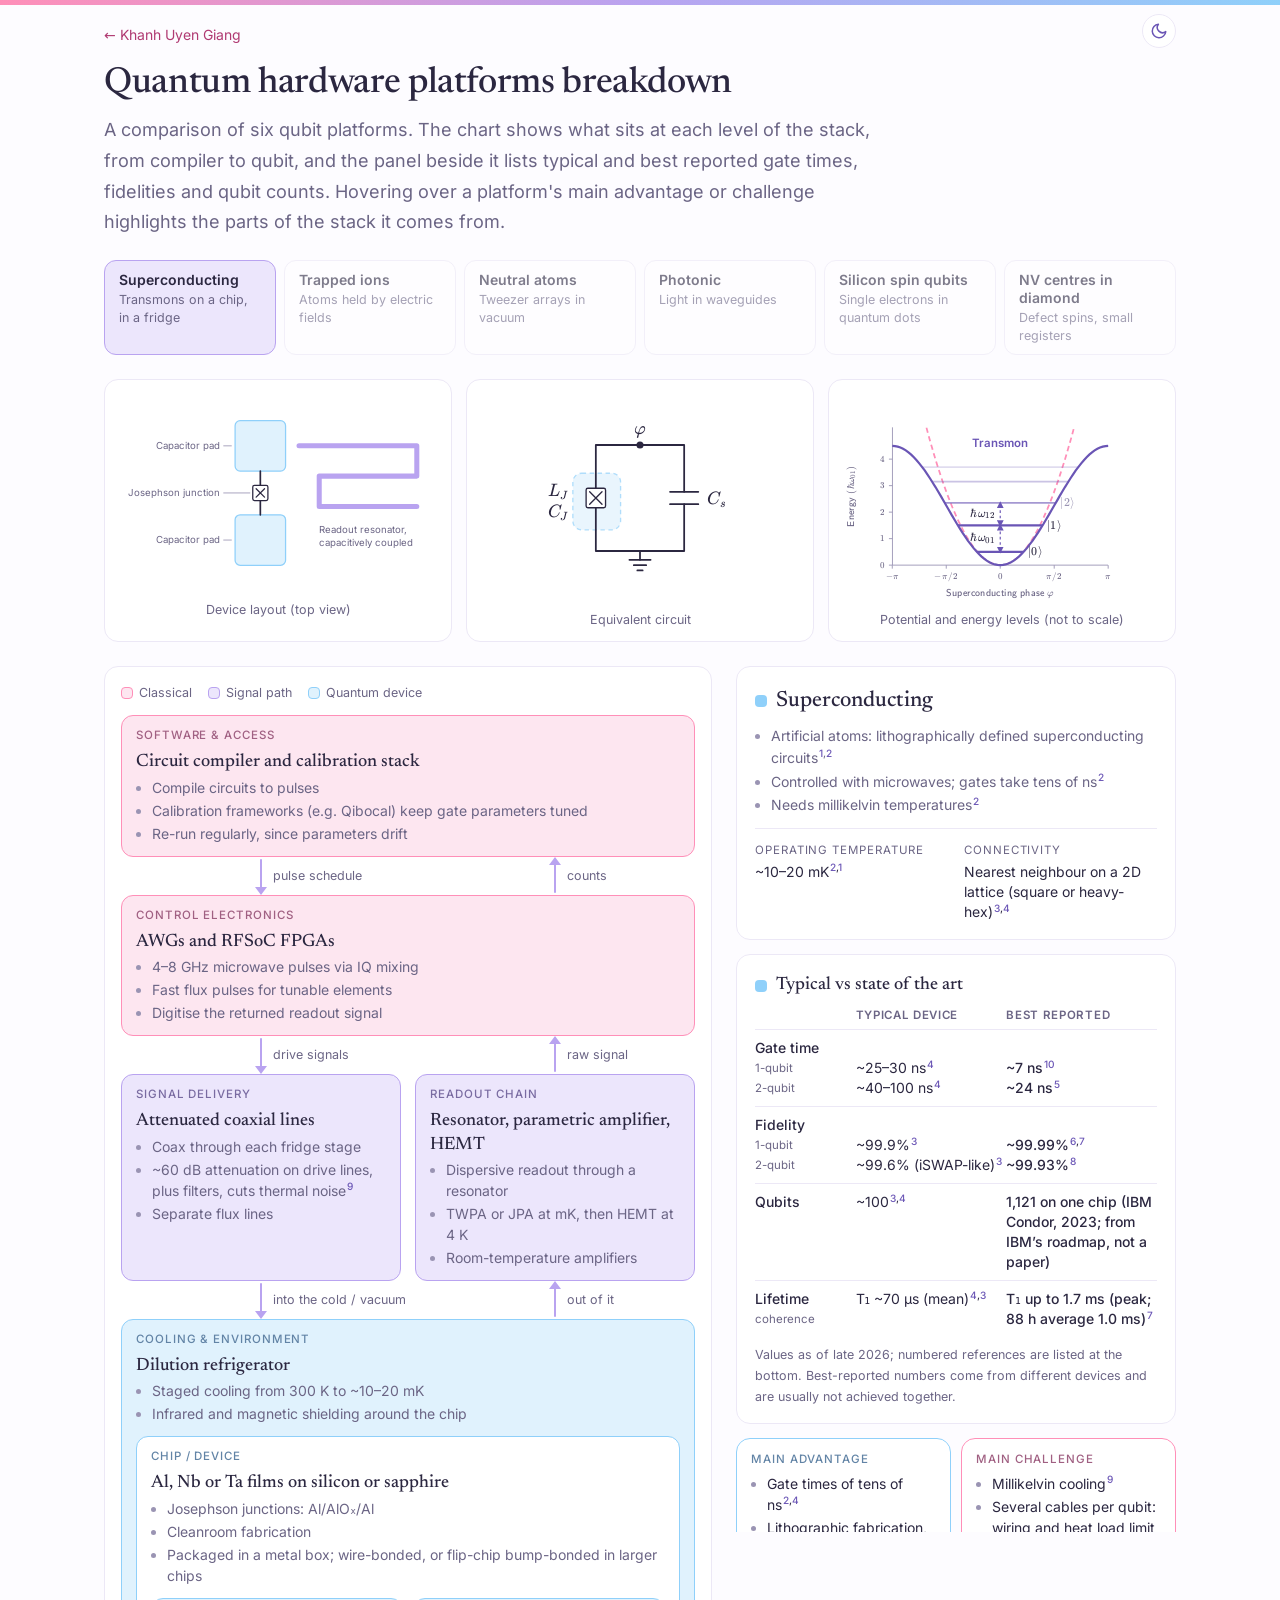
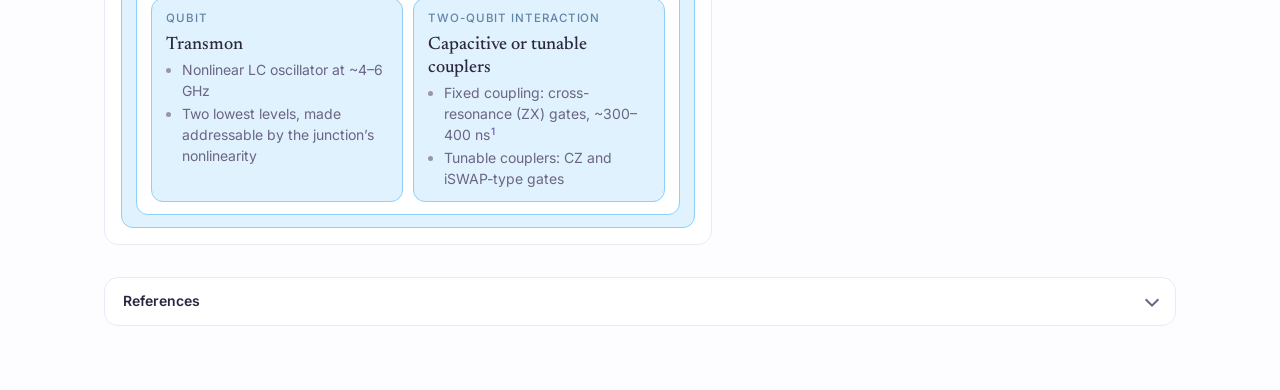
<file: quantum-hardware/index.html>
<!doctype html>
<html lang="en">
<head>
  <meta charset="utf-8">
  <meta name="viewport" content="width=device-width, initial-scale=1">
  <title>Quantum Hardware Platforms</title>
  <meta name="description" content="What is inside a quantum computer? Pick a hardware platform (superconducting, trapped ions, neutral atoms, photonic, silicon spins, NV centres) and see which component fills each part of the stack, from software to qubit.">
  <link rel="icon" href="/favicon.svg" type="image/svg+xml">
  <link rel="icon" href="/favicon-96x96.png" sizes="96x96" type="image/png">
  <link rel="icon" href="/favicon.ico" sizes="48x48">
  <link rel="apple-touch-icon" href="/apple-touch-icon.png">
  <link rel="preload" href="../assets/fonts/inter-latin.woff2" as="font" type="font/woff2" crossorigin>
  <link rel="preload" href="../assets/fonts/newsreader-latin.woff2" as="font" type="font/woff2" crossorigin>
  <link rel="stylesheet" href="../assets/css/academic.css">
  <script src="../assets/theme.js"></script>
  <link rel="stylesheet" href="../assets/katex/katex.min.css">
  <link rel="stylesheet" href="hardware.css">
</head>
<body>
<main class="hw">

  <header>
    <a class="back" href="../">← Khanh Uyen Giang</a>
    <h1>Quantum hardware platforms breakdown</h1>
    <p class="lead">
      A comparison of six qubit platforms. The chart shows what sits at each level of the stack, from compiler to qubit,
      and the panel beside it lists typical and best reported gate times, fidelities and qubit counts.
      Hovering over a platform's main advantage or challenge highlights the parts of the stack it comes from.
    </p>
  </header>

  <div class="layout-2">

    <!-- ===== Platform list: a row on top, or a column on the left on wide screens ===== -->
    <nav class="platforms" aria-label="Hardware platforms">
      <div class="plist" id="plist" role="radiogroup" aria-label="Hardware platform"></div>
    </nav>

    <!-- ===== Qubit drawings: device, circuit, physics ===== -->
    <details class="schems" id="schems" open hidden>
      <summary>Qubit drawings</summary>
      <div class="schems-body" id="schems-body"></div>
    </details>

    <!-- ===== Summary, performance, trade-offs (sticky on wide screens) ===== -->
    <details class="side" id="side" open>
      <summary>Details</summary>
      <div class="side-body">

      <section class="panel glance" id="glance" aria-live="polite">
        <h2 id="g-name" class="dotted"></h2>
        <ul class="blist" id="g-blurb"></ul>
        <dl class="facts">
          <div><dt>Operating temperature</dt><dd id="g-temp"></dd></div>
          <div><dt>Connectivity</dt><dd id="g-conn"></dd></div>
        </dl>
      </section>

      <section class="panel perf" aria-label="Typical and state-of-the-art performance">
        <h2 class="dotted">Typical vs state of the art</h2>
        <table>
          <thead><tr><th scope="col"></th><th scope="col">Typical device</th><th scope="col">Best reported</th></tr></thead>
          <tbody>
            <tr><th scope="row" class="two">Gate time<small><span>1-qubit</span><span>2-qubit</span></small></th><td id="pf-typical-gate"></td><td id="pf-sota-gate"></td></tr>
            <tr><th scope="row" class="two">Fidelity<small><span>1-qubit</span><span>2-qubit</span></small></th><td id="pf-typical-fid"></td><td id="pf-sota-fid"></td></tr>
            <tr><th scope="row">Qubits</th><td id="pf-typical-qubits"></td><td id="pf-sota-qubits"></td></tr>
            <tr><th scope="row">Lifetime<small>coherence</small></th><td id="pf-typical-life"></td><td id="pf-sota-life"></td></tr>
          </tbody>
        </table>
        <p class="hint">Values as of late 2026; numbered references are listed at the bottom. Best-reported numbers come from different devices and are usually not achieved together.</p>
      </section>

      <section class="trade" aria-label="Main advantage and challenge">
        <div class="tcard adv" id="t-adv" tabindex="0" role="button" aria-describedby="t-hint">
          <div class="tlabel">Main advantage</div>
          <ul class="blist" id="t-adv-text"></ul>
        </div>
        <div class="tcard chal" id="t-chal" tabindex="0" role="button" aria-describedby="t-hint">
          <div class="tlabel">Main challenge</div>
          <ul class="blist" id="t-chal-text"></ul>
        </div>
        <p class="hint" id="t-hint">Hover, focus or tap one to highlight the boxes it refers to.</p>
      </section>

      <p class="credit" id="g-players"></p>
      </div>
    </details>

    <!-- ===== Flowchart ===== -->
    <section class="chart" id="chart" aria-label="Quantum computer stack">
        <div class="legend" aria-hidden="true">
          <span><i class="sw classical"></i>Classical</span>
          <span><i class="sw path"></i>Signal path</span>
          <span><i class="sw quantum"></i>Quantum device</span>
        </div>

        <div class="grid">

          <div class="node classical span" data-node="software">
            <div class="role">Software &amp; access</div>
            <div class="what"></div><div class="detail"></div>
          </div>

          <div class="arr down"><span>pulse schedule</span></div>
          <div class="arr up"><span>counts</span></div>

          <div class="node classical span" data-node="control">
            <div class="role">Control electronics</div>
            <div class="what"></div><div class="detail"></div>
          </div>

          <div class="arr down"><span>drive signals</span></div>
          <div class="arr up"><span>raw signal</span></div>

          <div class="node path" data-node="delivery">
            <div class="role">Signal delivery</div>
            <div class="what"></div><div class="detail"></div>
          </div>
          <div class="node path" data-node="readout">
            <div class="role">Readout chain</div>
            <div class="what"></div><div class="detail"></div>
          </div>

          <div class="arr down"><span>into the cold / vacuum</span></div>
          <div class="arr up"><span>out of it</span></div>

          <div class="node quantum span env" data-node="env">
            <div class="role">Cooling &amp; environment</div>
            <div class="what"></div><div class="detail"></div>

            <div class="inner">
              <div class="node quantum chip" data-node="chip">
                <div class="role">Chip / device</div>
                <div class="what"></div><div class="detail"></div>

                <div class="inner two">
                  <div class="node quantum" data-node="qubit">
                    <div class="role">Qubit</div>
                    <div class="what"></div><div class="detail"></div>
                  </div>
                  <div class="node quantum" data-node="coupling">
                    <div class="role">Two-qubit interaction</div>
                    <div class="what"></div><div class="detail"></div>
                  </div>
                </div>
              </div>
            </div>
          </div>

        </div>
    </section>
  </div>

  <details class="refs" id="refs">
    <summary>References</summary>
    <p class="hint">Numbers on this page come from the papers below. Typical values are representative of current devices; best reported values come from different devices and are usually not achieved together. Names are authors as the papers print them: “corresponding author” only where the paper says so, otherwise the last author or the author given as email contact. Most papers do not name a group leader.</p>
    <span class="seg" id="refs-view" role="group" aria-label="Reference view">
      <button type="button" data-view="device" aria-pressed="true">Device</button>
      <button type="button" data-view="full" aria-pressed="false">Full reference</button>
    </span>
    <div id="refs-body"></div>
  </details>

</main>
<script src="../assets/katex/katex.min.js"></script>
<script src="hardware.js"></script>
</body>
</html>
</file>
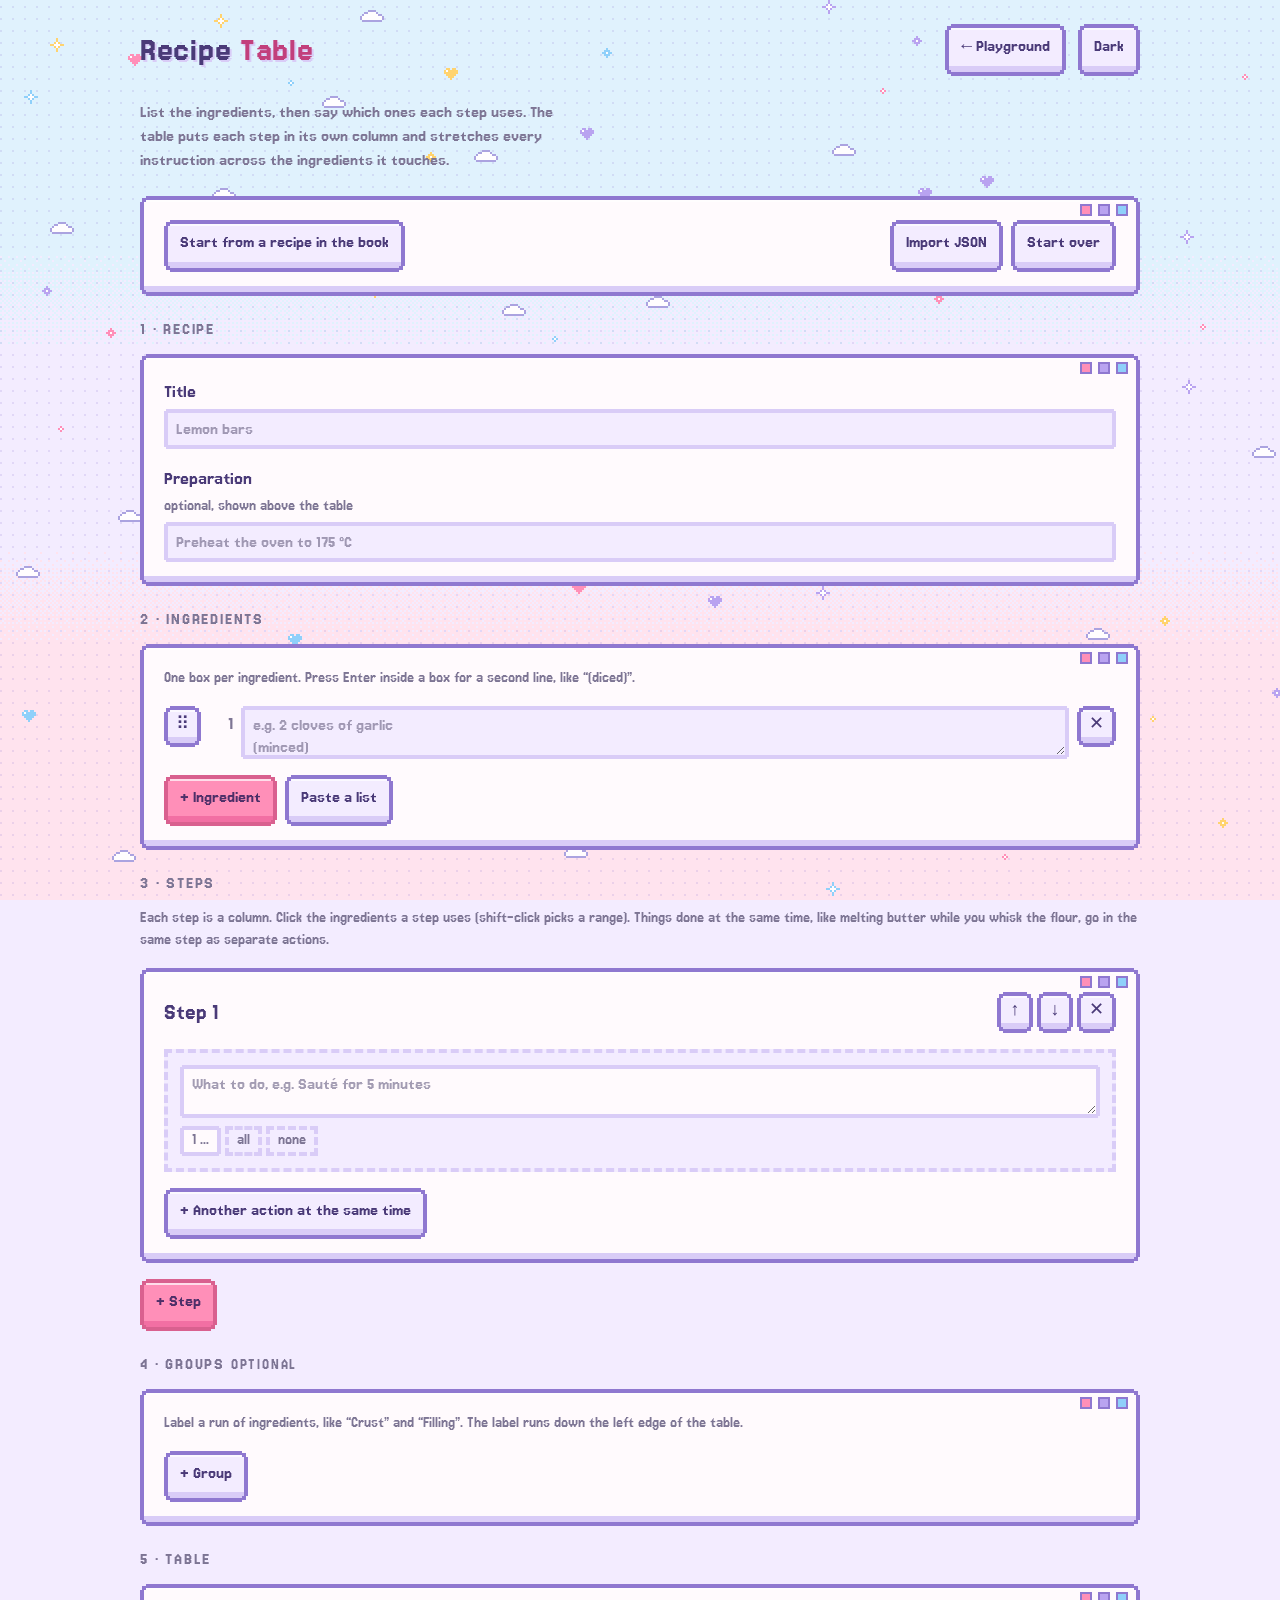
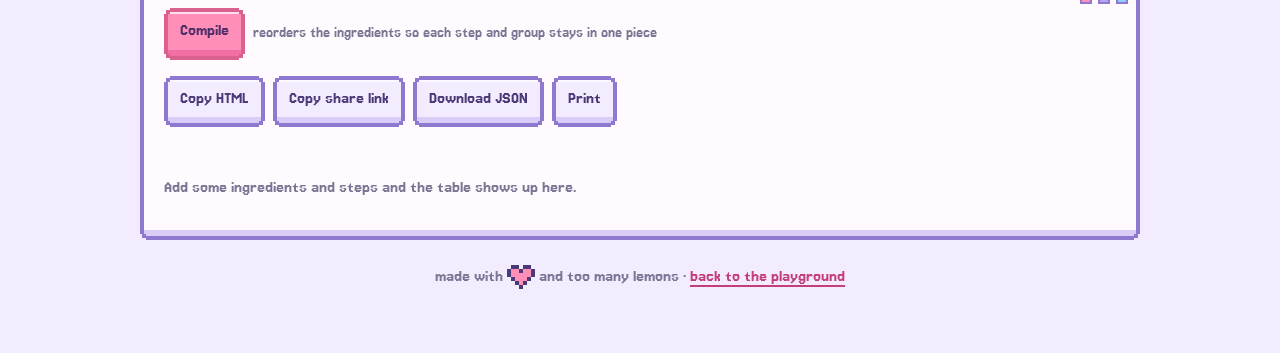
<file: recipe/index.html>
<!doctype html>
<html lang="en">
<head>
  <meta charset="utf-8">
  <meta name="viewport" content="width=device-width, initial-scale=1">
  <title>Recipe Table Maker</title>
  <meta name="description" content="Type in ingredients and steps, get a cooking table that shows which ingredients go into each step.">
  <link rel="icon" href="../assets/img/kitty.svg" type="image/svg+xml">
  <link rel="icon" href="../assets/img/kitty.png" sizes="88x88" type="image/png">
  <link rel="apple-touch-icon" href="../assets/img/kitty-touch.png">
  <link rel="preload" href="../assets/fonts/jersey15-latin.woff2" as="font" type="font/woff2" crossorigin>
  <link rel="stylesheet" href="../assets/css/play.css">
  <link rel="stylesheet" href="recipe.css">
  <script>try { const t = localStorage.getItem("theme"); if (t) document.documentElement.dataset.theme = t; } catch {}</script>
</head>
<body>
<div class="wrap">

  <header class="top">
    <h1>Recipe <span>Table</span></h1>
    <div class="actions">
      <a class="btn small" href="../play.html">← Playground</a>
      <button class="btn small" id="theme" type="button">Dark</button>
    </div>
  </header>

  <p class="small muted intro">List the ingredients, then say which ones each step uses. The table puts each step in its own column and stretches every instruction across the ingredients it touches.</p>

  <div class="panel toolbar">
    <a class="btn small" href="book.html">Start from a recipe in the book</a>
    <div class="row-btns">
      <button class="btn small" id="import" type="button">Import JSON</button>
      <input type="file" id="import-file" accept=".json,.jsonl,.txt,application/json" hidden>
      <button class="btn small" id="clear" type="button">Start over</button>
    </div>
  </div>

  <section id="recipe">
    <h2>1 · Recipe</h2>
    <div class="panel">
      <label class="field">Title <input id="title" type="text" placeholder="Lemon bars"></label>
      <label class="field">Preparation <span class="muted tiny">optional, shown above the table</span>
        <input id="prep" type="text" placeholder="Preheat the oven to 175 °C"></label>
    </div>
  </section>

  <section id="ingredients">
    <h2>2 · Ingredients</h2>
    <div class="panel">
      <p class="tiny muted">One box per ingredient. Press Enter inside a box for a second line, like “(diced)”.</p>
      <ol class="ing-list" id="ing-list"></ol>
      <div class="row-btns">
        <button class="btn small primary" id="add-ing" type="button">+ Ingredient</button>
        <button class="btn small" id="paste-toggle" type="button" aria-expanded="false">Paste a list</button>
      </div>
      <div class="paste" id="paste" hidden>
        <label class="field">One ingredient per line
          <textarea id="paste-text" rows="6" placeholder="240 g flour&#10;3 g salt&#10;170 g butter"></textarea></label>
        <button class="btn small primary" id="paste-add" type="button">Add these</button>
      </div>
    </div>
  </section>

  <section id="steps">
    <h2>3 · Steps</h2>
    <p class="tiny muted">Each step is a column. Click the ingredients a step uses (shift-click picks a range). Things done at the same time, like melting butter while you whisk the flour, go in the same step as separate actions.</p>
    <div class="step-list" id="step-list"></div>
    <div class="row-btns"><button class="btn small primary" id="add-step" type="button">+ Step</button></div>
  </section>

  <section id="sections">
    <h2>4 · Groups <span class="muted tiny">optional</span></h2>
    <div class="panel">
      <p class="tiny muted">Label a run of ingredients, like “Crust” and “Filling”. The label runs down the left edge of the table.</p>
      <div class="sec-list" id="sec-list"></div>
      <div class="row-btns"><button class="btn small" id="add-sec" type="button">+ Group</button></div>
    </div>
  </section>

  <section id="output">
    <h2>5 · Table</h2>
    <div class="panel">
      <div class="row-btns">
        <button class="btn small primary" id="compile" type="button">Compile</button>
        <button class="btn small" id="undo-compile" type="button" hidden>Undo compile</button>
        <span class="tiny muted" id="compile-note" role="status">reorders the ingredients so each step and group stays in one piece</span>
      </div>
      <div class="row-btns">
        <button class="btn small" id="copy-html" type="button">Copy HTML</button>
        <button class="btn small" id="copy-link" type="button">Copy share link</button>
        <button class="btn small" id="download" type="button">Download JSON</button>
        <button class="btn small" id="print" type="button">Print</button>
        <span class="status tiny muted" id="status" role="status"></span>
      </div>
      <div id="warnings"></div>
      <div class="preview" id="preview"></div>
    </div>
  </section>

  <p class="foot muted">made with <span data-sprite="heart" data-scale="1"></span> and too many lemons · <a href="../play.html">back to the playground</a></p>
</div>

<script src="../assets/play.js"></script>
<script src="table.js"></script>
<script src="recipe.js"></script>
</body>
</html>
</file>
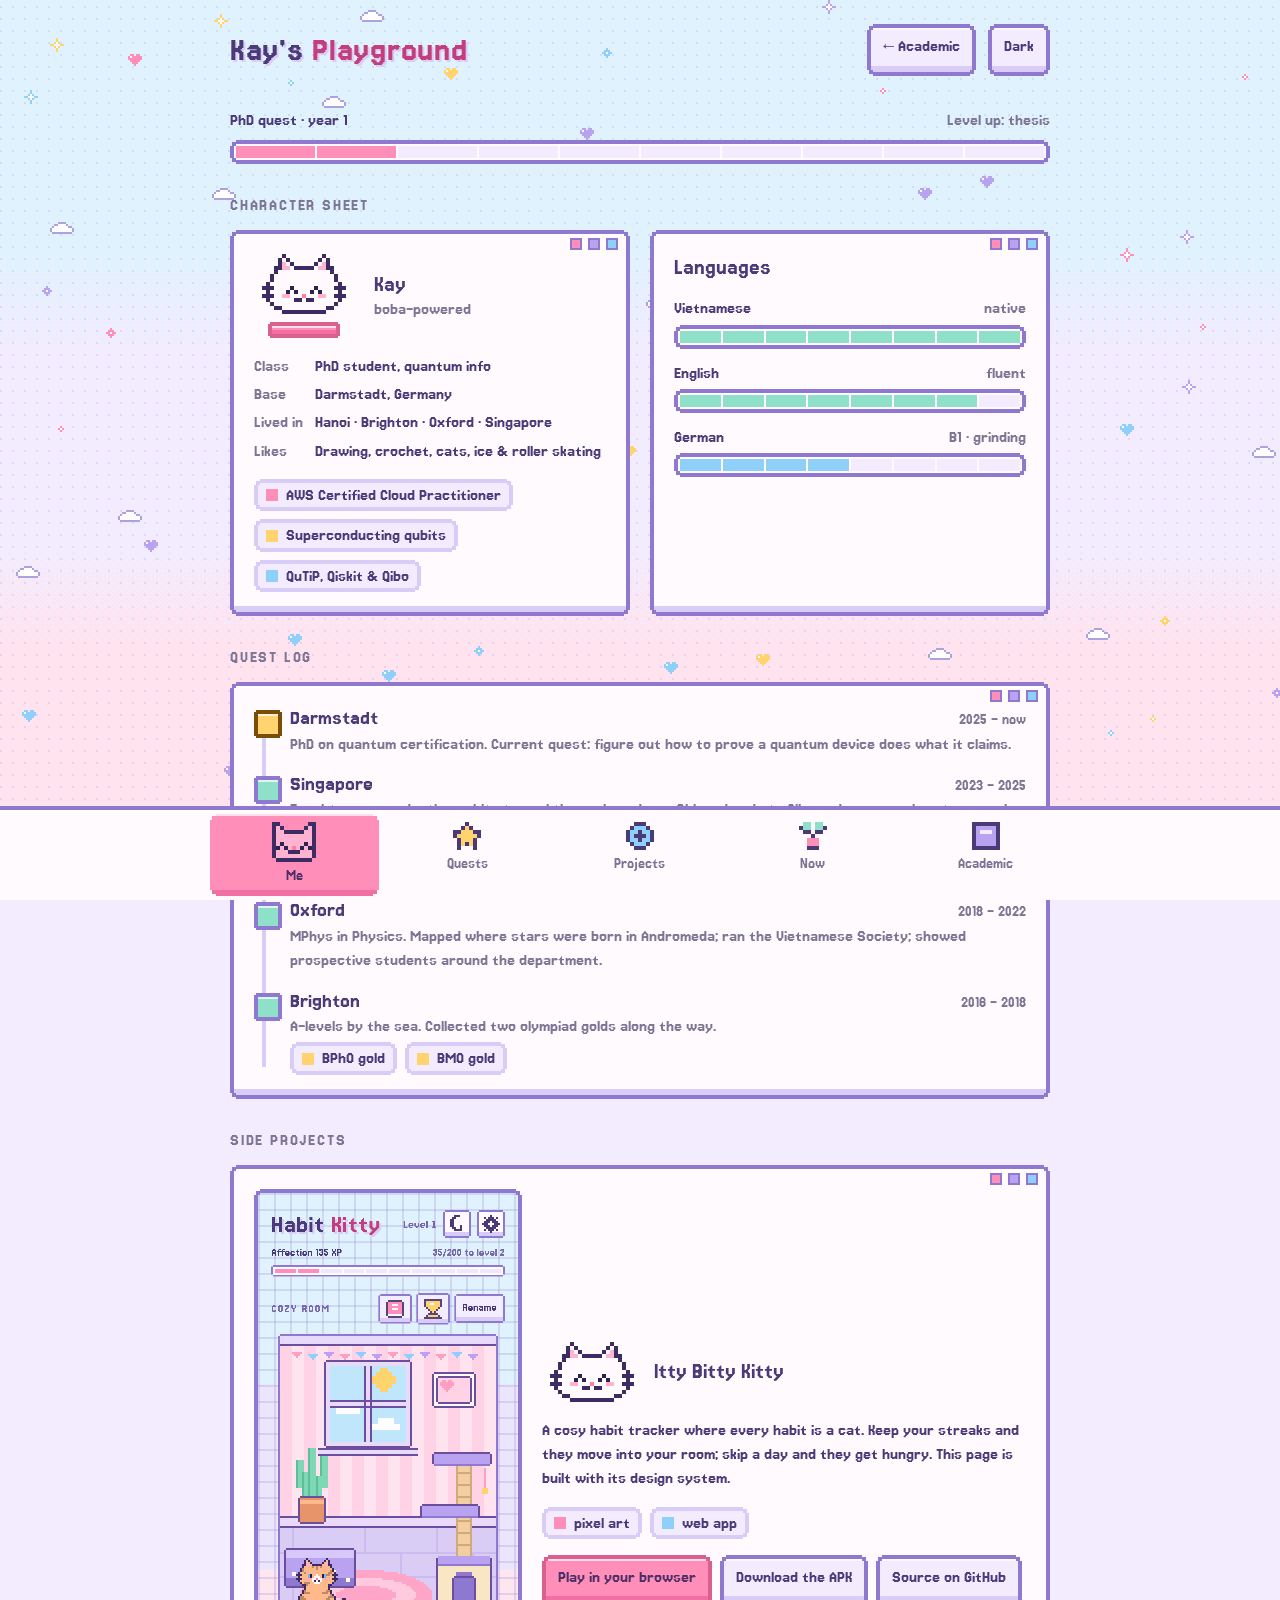
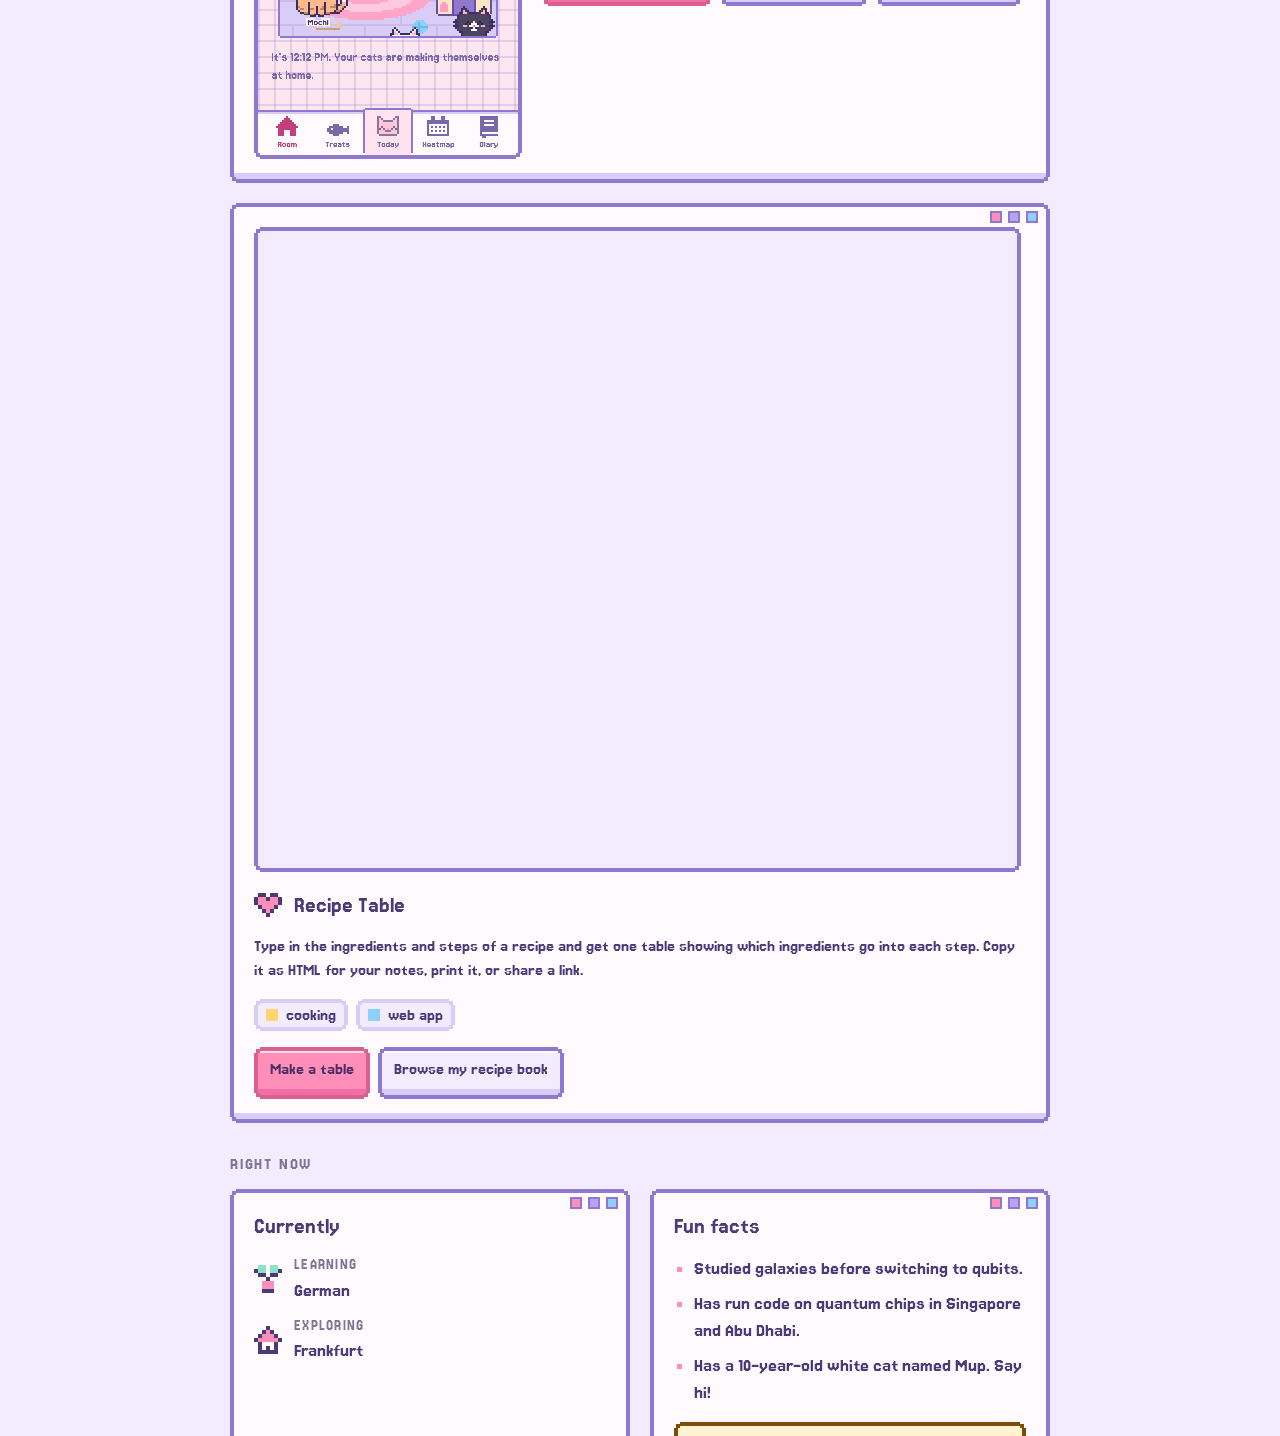
<file: play.html>
<!doctype html>
<html lang="en">
<head>
  <meta charset="utf-8">
  <meta name="viewport" content="width=device-width, initial-scale=1">
  <title>Kays's Playground</title>
  <meta name="description" content="The informal side of Khanh Uyen Giang: side projects, pixel art and a character-sheet CV.">
  <link rel="icon" href="assets/img/kitty.svg" type="image/svg+xml">
  <link rel="icon" href="assets/img/kitty.png" sizes="88x88" type="image/png">
  <link rel="apple-touch-icon" href="assets/img/kitty-touch.png">
  <link rel="preload" href="assets/fonts/jersey15-latin.woff2" as="font" type="font/woff2" crossorigin>
  <link rel="stylesheet" href="assets/css/play.css">
  <script>try { const t = localStorage.getItem("theme"); if (t) document.documentElement.dataset.theme = t; } catch {}</script>
</head>
<body>
<div class="wrap">

  <header class="top">
    <h1>Kay's <span>Playground</span></h1>
    <div class="actions">
      <a class="btn small" href="./">← Academic</a>
      <button class="btn small" id="theme" type="button">Dark</button>
    </div>
  </header>

  <div class="xp" aria-label="PhD progress">
    <div class="row"><span>PhD quest · year 1</span><span class="muted">Level up: thesis</span></div>
    <div class="bar busy"><i class="on"></i><i class="on"></i><i></i><i></i><i></i><i></i><i></i><i></i><i></i><i></i></div>
  </div>

  <!-- ===== Character sheet ===== -->
  <section id="me">
    <h2>Character sheet</h2>
    <div class="two">
      <div class="panel">
        <div class="hero">
          <div class="pet">
            <span class="bob" data-sprite="cat" data-scale="1"></span>
            <div class="stand"></div>
          </div>
          <div>
            <h3>Kay</h3>
            <p class="muted small">boba-powered</p>
          </div>
        </div>
        <dl class="hero-dl">
          <dt>Class</dt><dd>PhD student, quantum info</dd>
          <dt>Base</dt><dd>Darmstadt, Germany</dd>
          <dt>Lived in</dt><dd>Hanoi · Brighton · Oxford · Singapore</dd>
          <dt>Likes</dt><dd>Drawing, crochet, cats, ice &amp; roller skating</dd>
        </dl>
        <div class="chips">
          <span class="chip rose">AWS Certified Cloud Practitioner</span>
          <span class="chip yellow">Superconducting qubits</span>
          <span class="chip blue">QuTiP, Qiskit & Qibo</span>
        </div>
      </div>

      <div class="panel">
        <!-- <h3>Stats</h3>
        <div class="stats">
          <div class="stat"><div class="row"><span>Python</span><span>lvl 7</span></div>
            <div class="bar"><i class="on"></i><i class="on"></i><i class="on"></i><i class="on"></i><i class="on"></i><i class="on"></i><i class="on"></i><i></i></div></div>
          <div class="stat"><div class="row"><span>Qubit wrangling</span><span>lvl 6</span></div>
            <div class="bar"><i class="on"></i><i class="on"></i><i class="on"></i><i class="on"></i><i class="on"></i><i class="on"></i><i></i><i></i></div></div>
          <div class="stat"><div class="row"><span>LaTeX patience</span><span>lvl 5</span></div>
            <div class="bar"><i class="on"></i><i class="on"></i><i class="on"></i><i class="on"></i><i class="on"></i><i></i><i></i><i></i></div></div>
        </div> -->
        <h3>Languages</h3>
        <div class="stats">
          <div class="stat"><div class="row"><span>Vietnamese</span><span>native</span></div>
            <div class="bar mint"><i class="on"></i><i class="on"></i><i class="on"></i><i class="on"></i><i class="on"></i><i class="on"></i><i class="on"></i><i class="on"></i></div></div>
          <div class="stat"><div class="row"><span>English</span><span>fluent</span></div>
            <div class="bar mint"><i class="on"></i><i class="on"></i><i class="on"></i><i class="on"></i><i class="on"></i><i class="on"></i><i class="on"></i><i></i></div></div>
          <div class="stat"><div class="row"><span>German</span><span>B1 · grinding</span></div>
            <div class="bar blue busy"><i class="on"></i><i class="on"></i><i class="on"></i><i class="on"></i><i></i><i></i><i></i><i></i></div></div>
        </div>
      </div>
    </div>
  </section>

  <!-- ===== Quest log ===== -->
  <section id="quests">
    <h2>Quest log</h2>
    <div class="panel">
      <ol class="quests" reversed>
        <li class="quest now"><div>
          <div class="qhead"><h3>Darmstadt</h3><span class="when">2025 – now</span></div>
          <p>PhD on quantum certification. Current quest: figure out how to prove a quantum device does what it claims.</p>
        </div></li>
        <li class="quest done"><div>
          <div class="qhead"><h3>Singapore</h3><span class="when">2023 – 2025</span></div>
          <p>Taught superconducting qubits to cool themselves down. Shipped code to Qibo and ran experiments on real chips.</p>
          <div class="chips loot"><span class="chip violet">1 preprint</span><span class="chip rose">1 PRR</span><span class="chip mint">open source</span></div>
        </div></li>
        <li class="quest done"><div>
          <div class="qhead"><h3>Oxford</h3><span class="when">2018 – 2022</span></div>
          <p>MPhys in Physics. Mapped where stars were born in Andromeda; ran the Vietnamese Society; showed prospective students around the department.</p>
        </div></li>
        <li class="quest done"><div>
          <div class="qhead"><h3>Brighton</h3><span class="when">2016 – 2018</span></div>
          <p>A-levels by the sea. Collected two olympiad golds along the way.</p>
          <div class="chips loot"><span class="chip yellow">BPhO gold</span><span class="chip yellow">BMO gold</span></div>
        </div></li>
      </ol>
    </div>
  </section>

  <!-- ===== Side projects ===== -->
  <section id="projects">
    <h2>Side projects</h2>
    <div class="projects">
      <article class="panel project wide">
        <div class="shot"><img src="assets/img/habit-kitty.webp" alt="Itty Bitty Kitty: a pixel-art room with two cats, a cactus and a window" width="780" height="1688" loading="lazy" decoding="async"></div>
        <div class="body">
          <div class="head"><span data-sprite="cat" data-scale="1"></span><h3>Itty Bitty Kitty</h3></div>
          <p class="small">A cosy habit tracker where every habit is a cat. Keep your streaks and they move into your room; skip a day and they get hungry. This page is built with its design system.</p>
          <div class="chips"><span class="chip rose">pixel art</span><span class="chip blue">web app</span></div>
          <div class="links">
            <a class="btn small primary" href="habit-kitty/">Play in your browser</a>
            <a class="btn small" href="https://github.com/khanhuyengiang/habit-kitty/releases/latest/download/IttyBittyKitty.apk">Download the APK</a>
            <a class="btn small" href="https://github.com/khanhuyengiang/habit-kitty" target="_blank" rel="noopener">Source on GitHub</a>
          </div>
        </div>
      </article>

      <article class="panel project wide stack">
        <a class="shot" href="recipe/book.html#lemon-bars"><picture>
          <source media="(max-width: 719px)" srcset="assets/img/recipe-table-narrow.webp" width="421" height="353">
          <img src="assets/img/recipe-table.webp" alt="Part of the Lemon Bars recipe table: crust ingredients down the side, steps across the top, each instruction stretched over the ingredients it uses" width="759" height="353" loading="lazy" decoding="async">
        </picture></a>
        <div class="body">
          <div class="head"><span data-sprite="heart" data-scale="1"></span><h3>Recipe Table</h3></div>
          <p class="small">Type in the ingredients and steps of a recipe and get one table showing which ingredients go into each step. Copy it as HTML for your notes, print it, or share a link.</p>
          <div class="chips"><span class="chip yellow">cooking</span><span class="chip blue">web app</span></div>
          <div class="links">
            <a class="btn small primary" href="recipe/">Make a table</a>
            <a class="btn small" href="recipe/book.html">Browse my recipe book</a>
          </div>
        </div>
      </article>

      <!-- <article class="panel project">
        <div class="shot empty">screenshot soon</div>
        <div class="head"><span data-sprite="qubit" data-scale="1"></span><h3>Project two</h3></div>
        <p class="small">Placeholder. A short line about what it is and why you made it.</p>
        <div class="chips"><span class="chip violet">tag</span><span class="chip mint">tag</span></div>
        <div class="links"><a class="btn small" href="#">Have a look</a></div>
      </article>

      <article class="panel project">
        <div class="shot empty">screenshot soon</div>
        <div class="head"><span data-sprite="star" data-scale="1"></span><h3>Project three</h3></div>
        <p class="small">Placeholder. Could be a talk, a blog post, a tool or a drawing.</p>
        <div class="chips"><span class="chip yellow">tag</span><span class="chip blue">tag</span></div>
        <div class="links"><a class="btn small" href="#">Have a look</a></div>
      </article> -->
    </div>
  </section>

  <!-- ===== Now ===== -->
  <section id="now">
    <h2>Right now</h2>
    <div class="two">
      <div class="panel">
        <h3>Currently</h3>
        <ul class="now-list">
          <!-- <li><span data-sprite="book" data-scale="1"></span><div><b>Reading</b>a book title goes here</div></li>
          <li><span data-sprite="note" data-scale="1"></span><div><b>Listening</b>?</div></li> -->
          <li><span data-sprite="sprout" data-scale="1"></span><div><b>Learning</b>German</div></li>
          <li><span data-sprite="home" data-scale="1"></span><div><b>Exploring</b>Frankfurt</div></li>
        </ul>
      </div>
      <div class="panel">
        <h3>Fun facts</h3>
        <ul class="facts">
          <li>Studied galaxies before switching to qubits.</li>
          <li>Has run code on quantum chips in Singapore and Abu Dhabi.</li>
          <li>Has a 10-year-old white cat named Mup. Say hi!</li>
        </ul>
        <p class="note-warn">Say hi: <a href="mailto:khanh.giang@tu-darmstadt.de">email</a> · <a href="https://github.com/khanhuyengiang">GitHub</a></p>
      </div>
    </div>
  </section>

  <p class="foot muted">made with <span data-sprite="heart" data-scale="1"></span> and a lot of tiny squares · <a href="./">back to the serious page</a></p>
</div>

<nav class="nav" aria-label="Sections">
  <ul>
    <li><a href="#me"><span data-sprite="miniCat" data-scale="1"></span>Me</a></li>
    <li><a href="#quests"><span data-sprite="star" data-scale="1"></span>Quests</a></li>
    <li><a href="#projects"><span data-sprite="qubit" data-scale="1"></span>Projects</a></li>
    <li><a href="#now"><span data-sprite="sprout" data-scale="1"></span>Now</a></li>
    <li><a href="./"><span data-sprite="book" data-scale="1"></span>Academic</a></li>
  </ul>
</nav>

<script src="assets/play.js"></script>
</body>
</html>
</file>
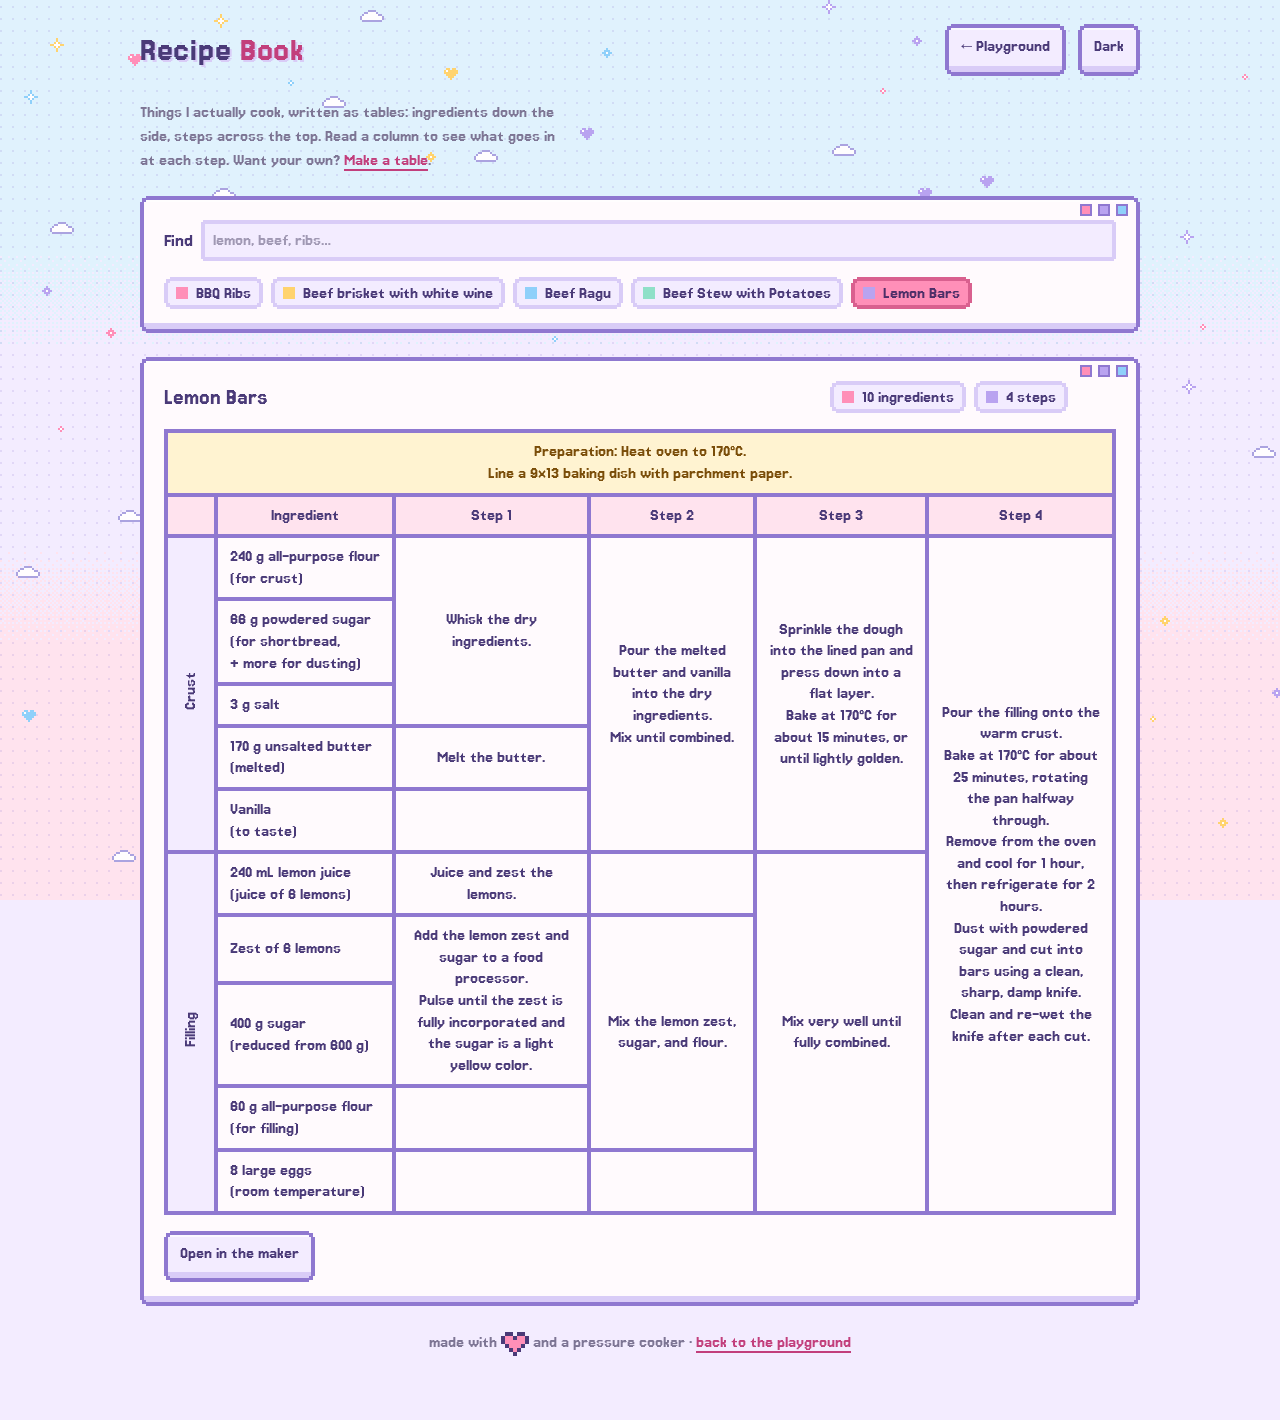
<file: recipe/book.html>
<!doctype html>
<html lang="en">
<head>
  <meta charset="utf-8">
  <meta name="viewport" content="width=device-width, initial-scale=1">
  <title>Kay's Recipe Book</title>
  <meta name="description" content="Kay's recipes as cooking tables: every ingredient down the side, every step across the top.">
  <link rel="icon" href="../assets/img/kitty.svg" type="image/svg+xml">
  <link rel="icon" href="../assets/img/kitty.png" sizes="88x88" type="image/png">
  <link rel="apple-touch-icon" href="../assets/img/kitty-touch.png">
  <link rel="preload" href="../assets/fonts/jersey15-latin.woff2" as="font" type="font/woff2" crossorigin>
  <link rel="preload" href="recipes.jsonl" as="fetch" crossorigin>
  <link rel="stylesheet" href="../assets/css/play.css">
  <link rel="stylesheet" href="recipe.css">
  <script>try { const t = localStorage.getItem("theme"); if (t) document.documentElement.dataset.theme = t; } catch {}</script>
</head>
<body>
<div class="wrap">

  <header class="top">
    <h1>Recipe <span>Book</span></h1>
    <div class="actions">
      <a class="btn small" href="../play.html">← Playground</a>
      <button class="btn small" id="theme" type="button">Dark</button>
    </div>
  </header>

  <p class="small muted intro">Things I actually cook, written as tables: ingredients down the side, steps across the top. Read a column to see what goes in at each step. Want your own? <a href="./">Make a table</a>.</p>

  <div class="panel book-picker">
    <label class="field inline">Find
      <input id="find" type="search" placeholder="lemon, beef, ribs…" autocomplete="off"></label>
    <nav class="chips book-toc" id="toc" aria-label="Recipes"></nav>
    <p class="tiny muted" id="find-none" hidden>No recipe matches that.</p>
  </div>

  <div class="book" id="book" aria-live="polite">
    <p class="muted small">Loading recipes…</p>
  </div>

  <p class="foot muted">made with <span data-sprite="heart" data-scale="1"></span> and a pressure cooker · <a href="../play.html">back to the playground</a></p>
</div>

<script src="../assets/play.js"></script>
<script src="table.js"></script>
<script src="book.js"></script>
</body>
</html>
</file>
<file: assets/css/academic.css>
/* Academic homepage: calm, typographic, with pastel pink / lavender / blue accents. */

/* Self-hosted fonts (no third-party requests). Inter limited to weights 400-600, Newsreader to 400-500, the only ones used. */
@font-face { font-family: "Inter"; font-style: normal; font-weight: 400 600; font-display: swap;
  src: url(../fonts/inter-vietnamese.woff2) format("woff2");
  unicode-range: U+0102-0103, U+0110-0111, U+0128-0129, U+0168-0169, U+01A0-01A1, U+01AF-01B0, U+0300-0301, U+0303-0304, U+0308-0309, U+0323, U+0329, U+1EA0-1EF9, U+20AB; }
@font-face { font-family: "Inter"; font-style: normal; font-weight: 400 600; font-display: swap;
  src: url(../fonts/inter-latin-ext.woff2) format("woff2");
  unicode-range: U+0100-02BA, U+02BD-02C5, U+02C7-02CC, U+02CE-02D7, U+02DD-02FF, U+0304, U+0308, U+0329, U+1D00-1DBF, U+1E00-1E9F, U+1EF2-1EFF, U+2020, U+20A0-20AB, U+20AD-20C4, U+2113, U+2C60-2C7F, U+A720-A7FF; }
@font-face { font-family: "Inter"; font-style: normal; font-weight: 400 600; font-display: swap;
  src: url(../fonts/inter-latin.woff2) format("woff2");
  unicode-range: U+0000-00FF, U+0131, U+0152-0153, U+02BB-02BC, U+02C6, U+02DA, U+02DC, U+0304, U+0308, U+0329, U+2000-206F, U+20AC, U+2122, U+2191, U+2193, U+2212, U+2215, U+FEFF, U+FFFD; }
@font-face { font-family: "Newsreader"; font-style: normal; font-weight: 400 500; font-display: swap;
  src: url(../fonts/newsreader-vietnamese.woff2) format("woff2");
  unicode-range: U+0102-0103, U+0110-0111, U+0128-0129, U+0168-0169, U+01A0-01A1, U+01AF-01B0, U+0300-0301, U+0303-0304, U+0308-0309, U+0323, U+0329, U+1EA0-1EF9, U+20AB; }
@font-face { font-family: "Newsreader"; font-style: normal; font-weight: 400 500; font-display: swap;
  src: url(../fonts/newsreader-latin-ext.woff2) format("woff2");
  unicode-range: U+0100-02BA, U+02BD-02C5, U+02C7-02CC, U+02CE-02D7, U+02DD-02FF, U+0304, U+0308, U+0329, U+1D00-1DBF, U+1E00-1E9F, U+1EF2-1EFF, U+2020, U+20A0-20AB, U+20AD-20C4, U+2113, U+2C60-2C7F, U+A720-A7FF; }
@font-face { font-family: "Newsreader"; font-style: normal; font-weight: 400 500; font-display: swap;
  src: url(../fonts/newsreader-latin.woff2) format("woff2");
  unicode-range: U+0000-00FF, U+0131, U+0152-0153, U+02BB-02BC, U+02C6, U+02DA, U+02DC, U+0304, U+0308, U+0329, U+2000-206F, U+20AC, U+2122, U+2191, U+2193, U+2212, U+2215, U+FEFF, U+FFFD; }

:root {
  --bg: #fdfcff;
  --surface: #ffffff;
  --ink: #2b2740;
  --muted: #6b6585;
  --faint: #9a94b3;
  --line: #ece8f6;

  --pink: #fde6f0;
  --lavender: #ece6fc;
  --blue: #e0f2fd;
  --pink-strong: #ff8fb8;
  --lavender-strong: #b9a3f0;
  --blue-strong: #8fd0fa;

  --accent: #b03a72;        /* links, readable pink */
  --accent-2: #6a55b5;      /* headings detail, lavender ink */

  --serif: "Newsreader", Georgia, "Times New Roman", serif;
  --sans: "Inter", system-ui, -apple-system, "Segoe UI", sans-serif;
  --radius: 14px;
}

@media (prefers-color-scheme: dark) {
  :root:not([data-theme="light"]) {
    --bg: #17142a;
    --surface: #1f1b36;
    --ink: #eeeaff;
    --muted: #b4acd6;
    --faint: #8a82ad;
    --line: #2f2950;
    --pink: #3a2342;
    --lavender: #2c2552;
    --blue: #1d2d47;
    --accent: #ff9ec3;
    --accent-2: #c5b4ff;
    color-scheme: dark;
  }
}
:root[data-theme="dark"] {
    --bg: #17142a;
    --surface: #1f1b36;
    --ink: #eeeaff;
    --muted: #b4acd6;
    --faint: #8a82ad;
    --line: #2f2950;
    --pink: #3a2342;
    --lavender: #2c2552;
    --blue: #1d2d47;
    --accent: #ff9ec3;
    --accent-2: #c5b4ff;
    color-scheme: dark;
  }

* { box-sizing: border-box; }
html { scroll-behavior: smooth; }
body {
  margin: 0;
  background: var(--bg);
  color: var(--ink);
  font: 400 16px/1.65 var(--sans);
  -webkit-font-smoothing: antialiased;
}

/* signature: a thin pastel band across the top, echoing the playground's three colour bands */
body::before {
  content: "";
  display: block;
  height: 5px;
  background: linear-gradient(90deg, var(--pink-strong), var(--lavender-strong), var(--blue-strong));
}

a { color: var(--accent); text-decoration: none; }
a:hover { text-decoration: underline; text-underline-offset: 3px; }
:focus-visible { outline: 2px solid var(--accent-2); outline-offset: 2px; border-radius: 4px; }

h1, h2, h3 { font-family: var(--serif); font-weight: 500; margin: 0; }
p { margin: 0 0 1em; }

/* ---------- top nav ---------- */
.topnav {
  max-width: 1080px; margin: 0 auto; padding: 18px 24px;
  display: flex; align-items: center; justify-content: space-between; gap: 16px;
}
.topnav .brand { font-family: var(--serif); font-size: 20px; color: var(--ink); }
.topnav ul { display: flex; flex-wrap: wrap; gap: 4px 20px; list-style: none; margin: 0; padding: 0; font-size: 14px; }
.topnav ul a { color: var(--muted); }
.topnav ul a:hover { color: var(--accent); text-decoration: none; }
.topnav .play-link {
  color: var(--accent); background: var(--pink); padding: 4px 12px; border-radius: 999px; font-weight: 500;
}
.topnav .play-link:hover { background: var(--lavender); }

/* ---------- layout ---------- */
.layout {
  max-width: 1080px; margin: 0 auto; padding: 24px 24px 80px;
  display: grid; grid-template-columns: 290px 1fr; gap: 64px; align-items: start;
}

/* ---------- profile sidebar ---------- */
.profile { position: sticky; top: 24px; }
.avatar {
  width: 148px; height: 148px; border-radius: 50%;
  display: grid; place-items: center; overflow: hidden;
  background: linear-gradient(135deg, var(--pink), var(--lavender) 50%, var(--blue));
  font: 500 44px/1 var(--serif); color: var(--accent-2);
  box-shadow: 0 0 0 6px var(--bg), 0 0 0 7px var(--line);
  margin-bottom: 24px;
}
.avatar img { width: 100%; height: 100%; object-fit: cover; }
.profile h1 { font-size: 34px; line-height: 1.15; letter-spacing: -0.01em; }
.profile .role { color: var(--muted); margin: 8px 0 4px; font-size: 15px; line-height: 1.5; }
.profile .role a { color: inherit; border-bottom: 1px solid var(--line); }
.profile .role a:hover { color: var(--accent); text-decoration: none; }

.links { list-style: none; padding: 0; margin: 24px 0 0; display: grid; gap: 2px; }
.links a {
  display: flex; align-items: center; gap: 12px; padding: 7px 10px; margin-inline: -10px;
  border-radius: 10px; color: var(--ink); font-size: 14.5px;
}
.links a:hover { background: var(--lavender); text-decoration: none; }
.links svg { width: 18px; height: 18px; flex: none; color: var(--accent-2); }
.links .placeholder { color: var(--faint); }

.cv-btn {
  display: inline-flex; align-items: center; gap: 8px; margin-top: 20px;
  padding: 10px 18px; border-radius: 999px; font-weight: 500; font-size: 14.5px;
  background: var(--ink); color: var(--bg);
}
.cv-btn:hover { background: var(--accent); color: #fff; text-decoration: none; }
.cv-btn svg { width: 16px; height: 16px; }

/* tooltip: add data-tip="..." to any element */
[data-tip] { position: relative; }
[data-tip]::after {
  content: attr(data-tip); position: absolute; left: 50%; bottom: calc(100% + 8px); transform: translate(-50%, 4px);
  padding: 5px 10px; border-radius: 8px; white-space: nowrap; font-size: 13px; font-weight: 500;
  background: var(--ink); color: var(--bg); box-shadow: 0 4px 14px rgba(0,0,0,.15);
  opacity: 0; pointer-events: none; transition: opacity .15s, transform .15s;
}
[data-tip]:hover::after, [data-tip]:focus-visible::after { opacity: 1; transform: translate(-50%, 0); }

/* ---------- main content ---------- */
main section { padding: 8px 0 40px; scroll-margin-top: 24px; }
main section + section { border-top: 1px solid var(--line); padding-top: 40px; }
main h2 {
  font-size: 26px; margin-bottom: 20px;
  display: flex; align-items: center; gap: 12px;
}
main h2::before {
  content: ""; width: 10px; height: 10px; border-radius: 3px; flex: none;
  background: var(--dot, var(--lavender-strong));
}
#news h2 { --dot: var(--pink-strong); }
#publications h2 { --dot: var(--blue-strong); }
#demo h2 { --dot: var(--blue-strong); }
#docs h2 { --dot: var(--pink-strong); }
#education h2 { --dot: var(--pink-strong); }
#more h2 { --dot: var(--blue-strong); }

.lead { font-size: 18px; line-height: 1.7; }
.lead strong { font-weight: 600; }

.tags { display: flex; flex-wrap: wrap; gap: 8px; margin: 20px 0 0; padding: 0; list-style: none; }
.tags li { padding: 4px 12px; border-radius: 999px; font-size: 13.5px; color: var(--ink); }
.tags li:nth-child(3n+1) { background: var(--pink); }
.tags li:nth-child(3n+2) { background: var(--lavender); }
.tags li:nth-child(3n) { background: var(--blue); }

/* news */
.news { list-style: none; margin: 0; padding: 0; display: grid; gap: 10px; }
.news li { display: grid; grid-template-columns: 92px 1fr; gap: 16px; font-size: 15px; }
.news time { color: var(--faint); font-variant-numeric: tabular-nums; font-size: 14px; padding-top: 1px; }

/* publications */
.pubs { list-style: none; margin: 0; padding: 0; display: grid; gap: 14px; }
.pub {
  padding: 18px 20px; border-radius: var(--radius); background: var(--surface);
  border: 1px solid var(--line); transition: border-color .2s, transform .2s;
}
.pub:hover { border-color: var(--lavender-strong); transform: translateY(-1px); }
.pub .title { font-family: var(--serif); font-size: 19px; line-height: 1.35; color: var(--ink); }
.pub .authors { color: var(--muted); font-size: 14.5px; margin-top: 4px; }
.pub .authors b { color: var(--ink); font-weight: 600; }
.pub .meta { display: flex; flex-wrap: wrap; gap: 8px; margin-top: 10px; font-size: 13px; }
.pub .meta span, .pub .meta a { padding: 2px 10px; border-radius: 999px; }
.pub .meta span { background: var(--lavender); color: var(--accent-2); }
.pub .meta a { background: var(--blue); }
.docs { margin-top: 16px; }
.pub .meta a.primary { background: var(--pink-strong); color: #2b2740; font-weight: 600; }
.note { color: var(--faint); font-size: 14px; margin-top: 14px; }

/* timeline entries (experience / education) */
.entries { list-style: none; margin: 0; padding: 0; display: grid; gap: 26px; }
.entry { display: grid; grid-template-columns: 1fr auto; gap: 2px 16px; }
.entry h3 { font-size: 19px; line-height: 1.35; }
.entry .when { color: var(--faint); font-size: 14px; white-space: nowrap; font-variant-numeric: tabular-nums; padding-top: 3px; }
.entry .where { grid-column: 1 / -1; color: var(--muted); font-size: 14.5px; }
.entry ul { grid-column: 1 / -1; margin: 8px 0 0; padding-left: 18px; font-size: 15px; color: var(--ink); }
.entry ul li { margin-bottom: 4px; }
.entry ul li::marker { color: var(--lavender-strong); }

/* small columns: awards, skills, languages... */
.cols { display: grid; grid-template-columns: repeat(auto-fit, minmax(200px, 1fr)); gap: 24px 32px; }
.cols h3 { font-family: var(--sans); font-size: 12px; font-weight: 600; letter-spacing: .1em; text-transform: uppercase; color: var(--faint); margin-bottom: 8px; }
.cols ul { list-style: none; margin: 0; padding: 0; font-size: 15px; display: grid; gap: 4px; }
.cols .sub { color: var(--muted); font-size: 13.5px; }

/* playground teaser card */
.teaser {
  display: flex; align-items: center; justify-content: space-between; gap: 20px; flex-wrap: wrap;
  margin-top: 8px; padding: 22px 24px; border-radius: var(--radius);
  background: linear-gradient(120deg, var(--pink), var(--lavender) 55%, var(--blue));
  color: var(--ink);
}
.teaser:hover { text-decoration: none; }
.teaser strong { font-family: var(--serif); font-weight: 500; font-size: 20px; display: block; }
.teaser span { color: var(--muted); font-size: 14.5px; }
.teaser .go { font-weight: 500; color: var(--accent); white-space: nowrap; }
.teaser:hover .go { transform: translateX(3px); }
.teaser .go { transition: transform .2s; }

footer {
  max-width: 1080px; margin: 0 auto; padding: 24px; color: var(--faint); font-size: 13px;
  display: flex; justify-content: space-between; flex-wrap: wrap; gap: 8px; border-top: 1px solid var(--line);
}
footer a { color: var(--muted); }

/* ---------- responsive ---------- */
@media (max-width: 860px) {
  .layout { grid-template-columns: 1fr; gap: 40px; padding-top: 8px; }
  .profile { position: static; }
  .links { grid-template-columns: repeat(auto-fill, minmax(170px, 1fr)); }
  .topnav ul li:not(:last-child) { display: none; }
}
@media (max-width: 480px) {
  .topnav, .layout, footer { padding-inline: 16px; }
  .avatar { width: 116px; height: 116px; font-size: 36px; }
  .links { grid-template-columns: 1fr; }
  .profile h1 { font-size: 30px; }
  .news li { grid-template-columns: 1fr; gap: 0; }
  .entry { grid-template-columns: 1fr; }
  .entry .when { padding-top: 0; }
}
@media (prefers-reduced-motion: reduce) {
  html { scroll-behavior: auto; }
  .pub, .teaser .go { transition: none; }
}

/* ---------- light / dark switch (injected by assets/theme.js) ---------- */
.theme-toggle {
  display: inline-grid; place-items: center; width: 34px; height: 34px; padding: 0; cursor: pointer;
  border-radius: 50%; border: 1px solid var(--line); background: var(--surface); color: var(--accent-2);
}
.theme-toggle:hover { background: var(--lavender); }
.theme-toggle svg { width: 18px; height: 18px; }
.theme-toggle .sun { display: none; }
:root[data-resolved="dark"] .theme-toggle .sun { display: block; }
:root[data-resolved="dark"] .theme-toggle .moon { display: none; }
.topnav .theme-toggle { flex: none; }
/* sub-pages: align with the right edge of the 1080px text column, not the viewport corner */
.theme-toggle.floating { position: absolute; top: 14px; right: max(16px, calc((100% - var(--col-w, 1080px)) / 2 + 24px)); z-index: 10; }
body { position: relative; }
</file>
<file: bloch/bloch.css>
/* Bloch sphere playground, on top of assets/css/academic.css (fonts, colour tokens). */

[hidden] { display: none !important; }

.bloch { max-width: 1120px; margin: 0 auto; padding: 8px 24px 64px; }
.bloch header { margin: 8px 0 22px; }
.bloch header h1 { font-size: 36px; line-height: 1.15; letter-spacing: -0.01em; margin-bottom: 10px; }
.bloch header .back { font-size: 14px; display: inline-block; margin-bottom: 18px; }
.bloch .lead { color: var(--muted); max-width: 70ch; }
.bloch h2 { font-size: 20px; margin: 0 0 10px; display: inline; }
.bloch section.panel h2 { display: block; }
.bloch h3 { font-size: 15px; font-family: var(--sans); font-weight: 600; margin: 14px 0 8px; color: var(--muted); }
.bloch .hint { color: var(--muted); font-size: 13.5px; margin: 10px 0 0; }
.bloch code { font-size: 0.92em; }

/* ---------- buttons ---------- */
.btn {
  display: inline-flex; align-items: center; gap: 8px; cursor: pointer;
  padding: 10px 18px; border-radius: 999px; border: 0; font: 500 14.5px/1 var(--sans);
  background: var(--ink); color: var(--bg);
}
.btn:hover { background: var(--accent); color: #fff; }
.btn.secondary { background: var(--lavender); color: var(--ink); }
.btn.secondary:hover { background: var(--pink); color: var(--ink); }
.btn.small { padding: 8px 14px; font-size: 13.5px; }
.btn:disabled { opacity: 0.45; cursor: not-allowed; }
.btn:focus-visible { outline: 2px solid var(--accent-2); outline-offset: 2px; }
.row { display: flex; flex-wrap: wrap; align-items: center; gap: 8px 10px; margin-top: 12px; }

.panel {
  background: var(--surface); border: 1px solid var(--line); border-radius: var(--radius);
  padding: 16px 18px;
}

/* ---------- sequence bar ---------- */
.seq-bar {
  display: flex; flex-wrap: wrap; align-items: center; justify-content: space-between; gap: 6px 16px;
  background: var(--lavender); border-radius: var(--radius); padding: 10px 16px; margin-bottom: 20px;
}
.seq-bar .row { margin-top: 0; }
.seq-bar .row { position: relative; }
/* Out of flow, so showing a message never moves the buttons. */
.copy-msg {
  position: absolute; right: 100%; top: 50%; transform: translateY(-50%); margin-right: 12px;
  white-space: nowrap; pointer-events: none; padding: 2px 8px; border-radius: 999px;
  background: var(--lavender); font-size: 13px; color: var(--muted); font-style: italic;
  opacity: 0; transition: opacity 0.25s;
}
.copy-msg.show { opacity: 1; }
@media (max-width: 640px) {
  .copy-msg { right: auto; left: 0; top: 100%; transform: none; margin: 4px 0 0; white-space: normal; }
}
.seq-bar .btn.secondary { background: var(--surface); }
.seq-bar .btn.secondary:hover { background: var(--pink); }
.seq-line { display: flex; align-items: baseline; gap: 12px; min-width: 0; flex: 1 1 320px; }
.seq-label { font-size: 12px; text-transform: uppercase; letter-spacing: 0.08em; color: var(--muted); flex: none; }
.seq { font-size: 16px; line-height: 1.7; color: var(--ink); display: flex; flex-wrap: wrap; align-items: baseline; gap: 2px 0.7em; }
.seq .init { color: var(--accent-2); }
.seq .arrow { color: var(--faint); font-size: 12px; }
.seq .meas { color: var(--accent); }
.seq .empty { color: var(--faint); font-style: italic; font-size: 14.5px; }

/* ---------- layout ---------- */
.layout-2 { display: grid; grid-template-columns: minmax(0, 1.05fr) minmax(0, 1fr); gap: 20px; align-items: start; }
.sphere-col { position: sticky; top: 16px; display: grid; gap: 14px; }
.controls { display: grid; gap: 14px; }
@media (max-width: 820px) {
  .layout-2 { grid-template-columns: minmax(0, 1fr); }
  .sphere-col { position: static; }
  .bloch { padding: 8px 16px 48px; }
  .bloch header h1 { font-size: 28px; }
}

.sphere-wrap { width: 100%; aspect-ratio: 1 / 1; max-width: 560px; margin: 0 auto; }
.sphere-wrap canvas { width: 100%; height: 100%; display: block; touch-action: none; cursor: grab; }
.sphere-wrap canvas:active { cursor: grabbing; }

dl.params { display: grid; grid-template-columns: auto 1fr; gap: 4px 16px; margin: 0; font-size: 14.5px; }
dl.params dt { color: var(--muted); }
dl.params dd { margin: 0; font-variant-numeric: tabular-nums; word-break: break-word; }
.net { margin: 12px 0 0; padding-top: 10px; border-top: 1px solid var(--line); font-size: 14px; color: var(--muted); }
.net strong { color: var(--ink); font-weight: 600; }

/* ---------- chips, segmented controls ---------- */
.chips { display: flex; flex-wrap: wrap; gap: 8px; }
.chip { position: relative; }
.chip input { position: absolute; opacity: 0; width: 1px; height: 1px; }
.chip > span {
  display: inline-flex; align-items: center; justify-content: center; min-width: 52px; cursor: pointer; user-select: none;
  padding: 7px 12px; border-radius: 999px; font-size: 15px;
  border: 1px solid var(--line); color: var(--muted); background: var(--surface);
}
.chip > input:checked + span { color: var(--ink); background: var(--lavender); border-color: var(--lavender-strong); font-weight: 600; }
.chip > input:focus-visible + span { outline: 2px solid var(--accent-2); outline-offset: 2px; }

.seg { display: inline-flex; border: 1px solid var(--line); border-radius: 999px; padding: 3px; gap: 2px; margin-top: 12px; }
.seg label { position: relative; }
.seg input { position: absolute; opacity: 0; width: 1px; height: 1px; }
.seg label > span { display: inline-block; padding: 6px 14px; border-radius: 999px; cursor: pointer; font-size: 14px; color: var(--muted); }
.seg input:checked + span { background: var(--ink); color: var(--bg); }
.seg input:focus-visible + span { outline: 2px solid var(--accent-2); outline-offset: 1px; }
#basis { margin-top: 0; }

/* ---------- gate grid ---------- */
.gates { display: grid; grid-template-columns: repeat(auto-fill, minmax(62px, 1fr)); gap: 8px; }
#gates { grid-template-columns: repeat(4, minmax(0, 1fr)); }
.gate {
  font: 500 16px/1 var(--sans); padding: 12px 6px; border-radius: 10px; cursor: pointer;
  background: var(--blue); color: var(--ink); border: 1px solid transparent; position: relative;
}
.gate:hover { border-color: var(--blue-strong); }
.gate:focus-visible { outline: 2px solid var(--accent-2); outline-offset: 2px; }
.gate.mine { background: var(--pink); }
.gate.mine:hover { border-color: var(--pink-strong); }
.gate .del {
  position: absolute; top: -7px; right: -7px; width: 20px; height: 20px; border-radius: 50%;
  border: 1px solid var(--line); background: var(--surface); color: var(--muted);
  font: 13px/18px var(--sans); text-align: center; cursor: pointer; padding: 0;
}
.gate .del:hover { color: var(--accent); border-color: var(--accent); }

/* ---------- rotations ---------- */
.rots { display: grid; gap: 8px; margin-top: 12px; }
.rot { display: grid; grid-template-columns: 48px minmax(0, 1fr) auto; align-items: center; gap: 8px; }
.rot .name { font-weight: 600; }

input:not([type=radio]) {
  font: 15px var(--sans); color: var(--ink); background: var(--bg);
  border: 1px solid var(--line); border-radius: 8px; padding: 7px 10px; min-width: 0; width: 100%;
}
input:not([type=radio]):focus { outline: 2px solid var(--lavender-strong); outline-offset: 0; border-color: transparent; }
input.bad { border-color: var(--accent); }
.field { display: grid; gap: 4px; font-size: 13.5px; color: var(--muted); }
.matrix { display: grid; grid-template-columns: 1fr 1fr; gap: 8px; margin-top: 12px; padding: 8px 12px;
  border-left: 2px solid var(--ink); border-right: 2px solid var(--ink); border-radius: 6px; }
.axis { display: grid; grid-template-columns: repeat(4, minmax(0, 1fr)); gap: 8px; margin-top: 12px; }
.err { color: var(--accent); font-size: 13.5px; margin: 8px 0 0; min-height: 0; }
.err:empty { display: none; }

/* ---------- probabilities ---------- */
.probs { display: grid; gap: 6px; margin-top: 12px; }
.probs:empty { display: none; }
.prob { display: grid; grid-template-columns: 44px minmax(0, 1fr) 76px; align-items: center; gap: 10px; font-size: 14.5px; }
.prob .bar { height: 12px; background: var(--line); border-radius: 999px; overflow: hidden; }
.prob .bar i { display: block; height: 100%; background: var(--lavender-strong); border-radius: 999px; transition: width .25s; }
.prob .bar.alt i { background: var(--pink-strong); }
.prob .v { text-align: right; font-variant-numeric: tabular-nums; color: var(--muted); }
.shots-row .field { grid-template-columns: auto 110px; align-items: center; gap: 8px; }
.outcome { font-size: 14px; color: var(--muted); }

.credit { margin-top: 40px; padding-top: 16px; border-top: 1px solid var(--line); font-size: 13.5px; color: var(--muted); }

/* ---------- typeset math ---------- */
.katex { font-size: 1.12em; }
.gate .katex { font-size: 1.2em; }
.chip .katex { font-size: 1.05em; }
dl.params dd .katex { font-size: 1.1em; }
dl.params dd .expand { color: var(--faint); margin-left: 0.4em; }
.prob .katex { font-size: 1.02em; }

/* ket and axis labels laid over the sphere canvas */
.sphere-wrap { position: relative; }
.sphere-labels { position: absolute; inset: 0; pointer-events: none; }
.sphere-labels > span { position: absolute; left: 0; top: 0; white-space: nowrap; will-change: transform; line-height: 1;
  text-shadow: 0 0 3px var(--bg), 0 0 3px var(--bg), 0 0 6px var(--bg); }
.slabel { color: var(--ink); font-size: 15px; }
.slabel.back { opacity: 0.45; }
.slabel.init { font-weight: 600; }
.slabel.here { color: var(--accent); }
.alabel { color: var(--muted); font-size: 15px; }
.alabel.back { opacity: 0.5; }

/* ---------- "More tools" (collapsed by default) ---------- */
details.more > summary {
  cursor: pointer; list-style: none; display: flex; flex-wrap: wrap; align-items: baseline; gap: 4px 12px;
  padding: 14px 18px; border-radius: var(--radius); border: 1px dashed var(--lavender-strong); background: var(--surface);
}
details.more > summary::-webkit-details-marker { display: none; }
details.more > summary h2 { margin: 0; }
details.more > summary::before {
  content: ""; align-self: center; width: 0; height: 0; transition: transform .15s;
  border-left: 7px solid var(--faint); border-top: 5px solid transparent; border-bottom: 5px solid transparent;
}
details.more[open] > summary::before { transform: rotate(90deg); }
details.more > summary .sub { color: var(--muted); font-size: 13.5px; }
details.more > summary:hover { border-color: var(--accent-2); }
details.more > summary:focus-visible { outline: 2px solid var(--accent-2); outline-offset: 2px; }
details.more > .panel { margin-top: 14px; }
.more .panel > h3 { font: 500 20px/1.3 var(--serif); color: var(--ink); margin: 0 0 10px; }
</file>
<file: qsq-demo/demo.css>
/* Gate characterisation demo, on top of assets/css/academic.css (fonts, colour tokens). */

:root {
  /* Diverging pair: estimate below the truth (red) / above it (blue); neutral midpoint for the PTM map. */
  --under: #c0362c;
  --over: #2a6fc4;
  --mid: #f0efec;
  --truth: #2b2740;
  --cell-ink-light: #ffffff;
}
@media (prefers-color-scheme: dark) {
  :root:not([data-theme="light"]) {
    --under: #f07a6e;
    --over: #6fa8f0;
    --mid: #383835;
    --truth: #eeeaff;
    --cell-ink-light: #ffffff;
  }
}
:root[data-theme="dark"] {
    --under: #f07a6e;
    --over: #6fa8f0;
    --mid: #383835;
    --truth: #eeeaff;
    --cell-ink-light: #ffffff;
  }

.demo { max-width: 1080px; margin: 0 auto; padding: 8px 24px 80px; }
.demo header { margin: 8px 0 28px; }
.demo header h1 { font-size: 36px; line-height: 1.15; letter-spacing: -0.01em; margin-bottom: 10px; }
.demo header .back { font-size: 14px; display: inline-block; margin-bottom: 18px; }
.demo .lead { color: var(--muted); max-width: 70ch; }

.demo section { margin-top: 36px; }
.demo h2 { font-size: 24px; margin-bottom: 4px; display: flex; align-items: baseline; gap: 10px; }
.demo .hint { color: var(--muted); font-size: 14.5px; margin: 0 0 14px; max-width: 75ch; }
.demo h3 { font-size: 18px; margin-bottom: 8px; }

/* ---------- buttons and controls ---------- */
.btn {
  display: inline-flex; align-items: center; gap: 8px; cursor: pointer;
  padding: 10px 18px; border-radius: 999px; border: 0; font: 500 14.5px/1 var(--sans);
  background: var(--ink); color: var(--bg);
}
.btn:hover { background: var(--accent); color: #fff; }
.btn.secondary { background: var(--lavender); color: var(--ink); }
.btn.secondary:hover { background: var(--pink); color: var(--ink); }
.btn:disabled { opacity: 0.45; cursor: not-allowed; background: var(--ink); color: var(--bg); }
.row { display: flex; flex-wrap: wrap; align-items: center; gap: 10px 14px; }
.draw-id { color: var(--faint); font-size: 13.5px; }

.panel {
  background: var(--surface); border: 1px solid var(--line); border-radius: var(--radius);
  padding: 18px 20px;
}
.demo [hidden] { display: none !important; }
.cards { display: grid; grid-template-columns: repeat(auto-fit, minmax(300px, 1fr)); gap: 16px; margin-top: 18px; }

dl.params { display: grid; grid-template-columns: auto 1fr; gap: 4px 16px; margin: 0; font-size: 14.5px; }
dl.params dt { color: var(--muted); }
dl.params dd { margin: 0; font-variant-numeric: tabular-nums; }
dl.params dd small { color: var(--faint); margin-left: 6px; }
.truth-box { margin-top: 14px; padding-top: 12px; border-top: 1px solid var(--line); }
.big { font: 500 26px/1.2 var(--serif); }
ul.noise { list-style: none; padding: 0; margin: 0 0 4px; font-size: 14.5px; }
ul.noise li { padding: 3px 0; }
ul.noise .role { color: var(--muted); font-size: 13.5px; display: block; }

/* checklist */
fieldset { border: 0; padding: 0; margin: 0 0 16px; min-width: 0; }
legend { font-weight: 600; font-size: 14px; margin-bottom: 8px; padding: 0; }
.chips { display: flex; flex-wrap: wrap; gap: 8px; }
.chip { position: relative; }
.chip input { position: absolute; opacity: 0; width: 1px; height: 1px; }
.chip > span {
  display: inline-flex; align-items: center; gap: 6px; cursor: pointer; user-select: none;
  padding: 6px 12px; border-radius: 999px; font-size: 13.5px;
  border: 1px solid var(--line); color: var(--muted); background: var(--surface);
}
.chip > span::before {
  content: ""; width: 12px; height: 12px; border-radius: 4px; border: 1.5px solid var(--faint); flex: none;
}
.chip input:checked + span { color: var(--ink); background: var(--lavender); border-color: transparent; }
.chip input:checked + span::before {
  border-color: var(--accent-2); background: var(--accent-2)
    url("data:image/svg+xml,<svg xmlns='http://www.w3.org/2000/svg' viewBox='0 0 12 12'><path d='M2.5 6.2 5 8.5 9.5 3.5' fill='none' stroke='white' stroke-width='1.8' stroke-linecap='round' stroke-linejoin='round'/></svg>") center/10px no-repeat;
}
.chip input:focus-visible + span { outline: 2px solid var(--accent-2); outline-offset: 2px; }
.mini { font-size: 13px; background: none; border: 0; color: var(--accent); cursor: pointer; padding: 2px 4px; }

.shots { display: grid; gap: 8px; }
.shots label.mode { display: flex; flex-wrap: wrap; align-items: center; gap: 8px; font-size: 14.5px; cursor: pointer; }
.seg { display: inline-flex; border: 1px solid var(--line); border-radius: 999px; overflow: hidden; }
.seg button {
  border: 0; background: var(--surface); color: var(--muted); font: 500 13px/1 var(--sans);
  padding: 7px 12px; cursor: pointer; font-variant-numeric: tabular-nums;
}
.seg button + button { border-left: 1px solid var(--line); }
.seg button[aria-pressed="true"] { background: var(--ink); color: var(--bg); }
.seg.off { opacity: 0.45; }
.seg button small { font-size: 11.5px; opacity: 0.7; margin-left: 3px; }

details.seqs { margin-top: 6px; font-size: 13.5px; }
details.seqs summary { cursor: pointer; color: var(--accent); }
details.seqs p { margin: 8px 0 0; color: var(--muted); }
details.seqs code { font-size: 12.5px; color: var(--ink); }

/* ---------- results ---------- */
.results-head { display: flex; flex-wrap: wrap; justify-content: space-between; align-items: center; gap: 10px; margin-bottom: 8px; }
.toggle { display: inline-flex; align-items: center; gap: 6px; font-size: 14px; color: var(--muted); cursor: pointer; }
.toggle input { accent-color: var(--accent-2); }

.chart-legend { display: flex; flex-wrap: wrap; gap: 6px 18px; font-size: 13px; color: var(--muted); margin: 4px 0 6px; }
.chart-legend i { display: inline-block; width: 12px; height: 12px; border-radius: 3px; margin-right: 6px; vertical-align: -1px; }
.chart-legend i.line { height: 2px; border-radius: 0; vertical-align: 3px; width: 16px; }
.scroll { overflow-x: auto; -webkit-overflow-scrolling: touch; }
svg.chart { display: block; font-family: var(--sans); }
svg.chart .axis text { fill: var(--muted); font-size: 11.5px; }
svg.chart .grid line { stroke: var(--line); }
svg.chart .xlab { fill: var(--ink); font-size: 12px; }
svg.chart .xlab tspan.sub { fill: var(--faint); font-size: 11px; }
svg.chart .res { fill: var(--muted); paint-order: stroke; stroke: var(--bg); stroke-width: 3px; stroke-linejoin: round; font-size: 11px; font-variant-numeric: tabular-nums; }
svg.chart .hit { fill: transparent; cursor: default; }
svg.chart .hit:hover { fill: var(--line); opacity: 0.5; }
.empty { color: var(--faint); font-size: 14.5px; padding: 28px 0; text-align: center; }

.tip {
  position: fixed; z-index: 10; pointer-events: none; display: none;
  background: var(--surface); color: var(--ink); border: 1px solid var(--line); border-radius: 10px;
  box-shadow: 0 6px 24px rgb(0 0 0 / 0.12); padding: 10px 12px; font-size: 13px; line-height: 1.5;
  font-variant-numeric: tabular-nums; max-width: 260px;
}
.tip b { font-weight: 600; }
.tip .k { color: var(--muted); }

table.values { border-collapse: collapse; font-size: 13.5px; font-variant-numeric: tabular-nums; margin-top: 10px; width: 100%; }
table.values th, table.values td { text-align: right; padding: 5px 10px; border-bottom: 1px solid var(--line); white-space: nowrap; }
table.values th:first-child, table.values td:first-child { text-align: left; }
table.values th { color: var(--muted); font-weight: 500; }
details.table { margin-top: 10px; font-size: 14px; }
details.table summary { cursor: pointer; color: var(--accent); }

/* PTMs */
.ptm-grid { display: flex; flex-wrap: wrap; gap: 22px 18px; margin-top: 10px; }
.ptm { width: 200px; }
.ptm h4 { margin: 0; font: 600 13px/1.3 var(--sans); }
.ptm .sub { color: var(--faint); font-size: 11.5px; margin-bottom: 6px; min-height: 15px; }
.ptm .lbl { color: var(--muted); font-size: 11.5px; margin: 8px 0 3px; }
.mat { display: grid; grid-template-columns: 14px repeat(4, 1fr); gap: 2px; font-size: 11px; font-variant-numeric: tabular-nums; }
.mat .ax { color: var(--faint); display: grid; place-items: center; font-size: 10.5px; }
.mat .c { aspect-ratio: 1; display: grid; place-items: center; border-radius: 3px; }
.ptm.ghost h4, .ptm.ghost .ax { color: var(--faint); }
.ptm.ghost .c { background: none !important; outline: 1px dashed var(--line); outline-offset: -1px; }
.scale { display: flex; flex-wrap: wrap; gap: 8px 28px; font-size: 12.5px; color: var(--muted); margin-top: 6px; }
.scale .bar { display: inline-block; width: 120px; height: 10px; border-radius: 3px; vertical-align: -1px; margin: 0 6px; }

.notes { font-size: 14.5px; color: var(--muted); max-width: 75ch; }
.notes li { margin-bottom: 6px; }
.notes strong { color: var(--ink); font-weight: 600; }

.demo-foot { margin-top: 48px; padding-top: 16px; border-top: 1px solid var(--line); font-size: 13.5px; color: var(--faint); }

@media (max-width: 640px) {
  .demo { padding: 8px 16px 60px; }
  .demo header h1 { font-size: 28px; }
  .ptm { width: calc(50% - 9px); }
  .mat { font-size: 10px; }
}

#noise h2 { --dot: var(--pink-strong); }
#fidelity h2 { --dot: var(--blue-strong); }
#ptm h2 { --dot: var(--pink-strong); }

/* ---------- QSQ pipeline figure ---------- */
#how h2 { --dot: var(--lavender-strong); }
.pipeline { margin: 18px 0 0; padding: 22px 22px 14px; background: var(--surface); border: 1px solid var(--line); border-radius: var(--radius); }
.pipeline > svg { display: block; width: 100%; max-width: 880px; margin: 0 auto; height: auto; font-family: var(--sans); }
.pipeline .pl-narrow { display: none; max-width: 360px; margin: 0 auto; }
.pl-panel { fill: var(--bg); stroke: var(--line); stroke-width: 1.5; }
.pl-qpu { fill: var(--ink); }
.pl-model { fill: var(--lavender); stroke: var(--lavender-strong); stroke-width: 1.5; }
.pl-out { fill: var(--blue); stroke: var(--blue-strong); stroke-width: 1.5; }
.pl-sim { fill: var(--pink); stroke: var(--pink-strong); stroke-width: 1.5; }
.pl-title { font-family: var(--serif); font-size: 21px; font-weight: 500; fill: var(--ink); }
.pl-title.pl-sm { font-size: 16.5px; }
.pl-title.pl-md { font-size: 19px; }
.pl-title.pl-xs { font-size: 15.5px; }
.pl-sub { font-size: 11.5px; fill: var(--muted); }
.pl-inv { fill: var(--bg); }
.pl-sub.pl-inv { opacity: 0.75; }
.pl-wire { stroke: var(--faint); stroke-width: 1.3; }
.pl-g { fill: var(--lavender); stroke: var(--accent-2); stroke-width: 1.2; }
.pl-g.pl-h { fill: var(--blue); stroke: var(--blue-strong); }
.pl-meter { fill: var(--surface); stroke: var(--ink); stroke-width: 1.2; }
.pl-needle { fill: none; stroke: var(--ink); stroke-width: 1.2; stroke-linecap: round; }
.pl-dots { font-size: 18px; fill: var(--faint); }
.pl-num { font-size: 15px; fill: var(--ink); font-variant-numeric: tabular-nums; }
.pl-narrow .pl-num { font-size: 12.5px; }
.pl-arrow { fill: none; stroke: var(--lavender-strong); stroke-width: 2.5; stroke-linecap: round; }
.pl-head { fill: var(--lavender-strong); }
.pl-train { fill: none; stroke: var(--pink-strong); stroke-width: 2.5; stroke-dasharray: 7 6; stroke-linecap: round; stroke-linejoin: round; }
.pl-head-t { fill: var(--pink-strong); }
.pl-tag { font-family: var(--serif); font-style: italic; font-size: 14px; fill: var(--accent); }
.pl-brk { fill: none; stroke: var(--ink); stroke-width: 1.3; }
.pipeline figcaption { display: flex; flex-wrap: wrap; justify-content: flex-start; gap: 6px 20px; margin-top: 12px; font-size: 13px; color: var(--muted); }
.pipeline figcaption p { flex-basis: 100%; margin: 6px 0 0; font-size: 12.5px; color: var(--faint); line-height: 1.55; }
.pl-key { display: inline-block; width: 18px; height: 0; border-top: 2.5px solid var(--lavender-strong); margin-right: 7px; vertical-align: 4px; }
.pl-key.t { border-top: 2.5px dashed var(--pink-strong); }
.pl-key.e { width: 10px; height: 10px; border: 0; border-radius: 3px; background: var(--accent); vertical-align: -1px; }
@media (max-width: 720px) {
  .pipeline { padding: 16px 12px 12px; }
  .pipeline .pl-wide { display: none; }
  .pipeline .pl-narrow { display: block; }
}
.pipeline .pl-defs { position: absolute; width: 0; height: 0; overflow: hidden; }

/* KaTeX labels inside the SVGs (foreignObject) */
.demo .katex { font-size: 1.08em; }
.pipeline .fo, svg.chart .fo { overflow: visible; }
.pipeline .fo > div, svg.chart .fo > div {
  width: 100%; height: 100%; display: flex; align-items: center; justify-content: center;
  white-space: nowrap; line-height: 1.15; font-family: var(--sans); color: var(--ink);
}
.fo-sub > div { font-size: 11.5px; color: var(--muted) !important; }
.fo-inv > div { color: var(--bg) !important; opacity: 0.8; }
.pipeline .fo-title > div { font: 500 16.5px/1 var(--serif); }
.fo-title.fo-sm > div { font-size: 15px; }
.fo-gate > div { font-size: 10.5px; }
.fo-ket > div { font-size: 12px; color: var(--muted) !important; justify-content: flex-end !important; padding-right: 3px; }
.fo-mx > div { font-size: 14px; color: var(--muted) !important; }
.fo-mx .pl-z { color: var(--faint); }
.fo-mx .pl-e { color: var(--accent); font-weight: 700; }
.fo-f > div { font-size: 13px; }
svg.chart .fo > div { font-size: 11.5px; color: var(--muted); }
svg.chart .tick > div { justify-content: flex-end; }
svg.chart .ylab > div { font-size: 12px; }
svg.chart .res > div { justify-content: flex-start; font-size: 11px; text-shadow: 0 0 3px var(--bg), 0 0 3px var(--bg), 0 0 2px var(--bg); }
svg.chart .xlab > div { align-items: flex-start; padding-top: 8px; color: var(--ink); font-size: 12px; }
svg.chart .xlab > div > span { display: flex; flex-direction: column; align-items: center; gap: 2px; }
svg.chart .xlab .sub { color: var(--faint); font-size: 11px; }
.big .katex { font-size: 1em; }
.pl-wide .fo-sub.fo-xs > div { font-size: 10.5px; }
.pl-wide .fo-f.fo-xs > div { font-size: 12px; }
.pl-wide .fo-title.fo-xs > div { font-size: 14.5px; }
</file>
<file: quantum-hardware/hardware.css>
/* Quantum hardware explorer, on top of assets/css/academic.css (fonts, colour tokens). */

[hidden] { display: none !important; }

:root { --col-w: 1120px; }  /* read by the theme toggle too */
/* One type scale for the whole page. */
.hw { --fs-h2: 22px; --fs-h3: 17px; --fs-node: 18px; --fs-body: 14px; --fs-small: 12.5px; --fs-label: 11.5px; }
.hw { max-width: var(--col-w); margin: 0 auto; padding: 8px 24px 64px; }
.hw header { margin: 8px 0 22px; }
.hw header h1 { font-size: 36px; line-height: 1.15; letter-spacing: -0.01em; margin-bottom: 10px; }
.hw header .back { font-size: 14px; display: inline-block; margin-bottom: 18px; }
.hw .lead { color: var(--muted); max-width: 70ch; }
.hw h2 { font-size: var(--fs-h3); margin: 0 0 10px; }
.hw .hint { color: var(--muted); font-size: var(--fs-small); margin: 10px 0 0; }

.panel {
  background: var(--surface); border: 1px solid var(--line); border-radius: var(--radius);
  padding: 16px 18px;
}

/* ---------- layout ---------- */
.layout-2 { display: grid; grid-template-columns: minmax(0, 1fr) 440px; gap: 24px; align-items: start; margin-top: 18px; }
.platforms { grid-column: 1 / -1; grid-row: 1; }
.schems { grid-column: 1 / -1; grid-row: 2; }
.chart { grid-column: 1; grid-row: 3; }
.side { grid-column: 2; grid-row: 3; position: sticky; top: 16px; max-height: calc(100vh - 32px); overflow-y: auto; scrollbar-width: none; padding: 2px; margin: -2px; min-width: 0; }
.side::-webkit-scrollbar { display: none; }
.side-body { display: grid; gap: 14px; }
.side > summary, .schems > summary { display: none; }

/* ---------- platform list: a row of choices across the top ---------- */
.plist { display: grid; grid-template-columns: repeat(6, minmax(0, 1fr)); gap: 8px; }
.pbtn {
  display: grid; align-content: start; gap: 2px; text-align: left; cursor: pointer; width: 100%;
  font: inherit; color: var(--ink); background: var(--surface);
  border: 1px solid var(--line); border-radius: 12px; padding: 10px 14px; position: relative;
  transition: background .15s, border-color .15s, opacity .15s;
}
.pbtn b { font-weight: 600; font-size: var(--fs-body); line-height: 1.3; }
.pbtn span { font-size: var(--fs-small); color: var(--muted); line-height: 1.4; }
.plist:has([aria-checked="true"]) .pbtn:not([aria-checked="true"]) { opacity: 0.6; }
.pbtn:hover { border-color: var(--lavender-strong); }
.plist .pbtn:not([aria-checked="true"]):hover, .plist .pbtn:not([aria-checked="true"]):focus-visible { opacity: 1; }
.pbtn[aria-checked="true"] { background: var(--lavender); border-color: var(--lavender-strong); }
.pbtn:focus-visible { outline: 2px solid var(--accent-2); outline-offset: 2px; }

/* ---------- wide screens (laptops and up): platform choices become a left column, the rest keeps its width ---------- */
@media (min-width: 1300px) {
  :root { --col-w: 1384px; }
  .layout-2 { grid-template-columns: 200px minmax(0, 1fr) 440px; }
  .platforms { grid-column: 1; grid-row: 1 / span 2; position: sticky; top: 16px; }
  .schems { grid-column: 2 / -1; grid-row: 1; }
  .chart { grid-column: 2; grid-row: 2; }
  .side { grid-column: 3; grid-row: 2; }
  .plist { grid-template-columns: minmax(0, 1fr); }
}

/* ---------- very wide screens: the drawings get their own column, between the platform list and the chart ---------- */
@media (min-width: 1740px) {
  :root { --col-w: 1708px; }
  .layout-2 { grid-template-columns: 200px 300px minmax(0, 1fr) 440px; }
  .platforms { grid-column: 1; grid-row: 1; }
  .schems { grid-column: 2; grid-row: 1; position: sticky; top: 16px; max-height: calc(100vh - 32px); overflow-y: auto; scrollbar-width: none; }
  .schems::-webkit-scrollbar { display: none; }
  .chart { grid-column: 3; grid-row: 1; }
  .layout-2 .schems-body { grid-template-columns: minmax(0, 1fr); }
  .side { grid-column: 4; grid-row: 1; }
}

/* ---------- at a glance ---------- */
.dotted { display: flex; align-items: center; gap: 9px; }
.dotted::before { content: ""; flex: none; width: 12px; height: 12px; border-radius: 4px; background: var(--dot, var(--lavender-strong)); }
/* ---------- qubit drawings ---------- */
.schems-body { display: grid; grid-template-columns: repeat(3, minmax(0, 1fr)); gap: 14px; }
.schem { margin: 0; padding: 12px 14px 10px; }
.schem > svg { display: block; width: 100%; height: auto; }
.schem figcaption { font-size: var(--fs-small); color: var(--muted); margin-top: 6px; text-align: center; }
.schem .pad { fill: var(--blue); stroke: var(--blue-strong); stroke-width: 1.5; }
.schem .jj { fill: var(--surface); stroke: var(--ink); stroke-width: 1.5; }
.schem .jbox { fill: var(--blue); stroke: var(--blue-strong); stroke-width: 1.5; stroke-dasharray: 5 4; opacity: .7; }
.schem .lead, .schem .wire { stroke: var(--ink); stroke-width: 2; fill: none; stroke-linecap: round; stroke-linejoin: round; }
.schem .thin { stroke-width: 1.5; }
.schem .node { fill: var(--ink); }
.schem .res { fill: none; stroke: var(--lavender-strong); stroke-width: 6; stroke-linecap: round; stroke-linejoin: round; }
.schem .tick path { stroke: var(--faint); stroke-width: 1; fill: none; }
.schem .lbl { font: 400 11.5px var(--sans); fill: var(--muted); }
.schem .lbl.strong { font-weight: 600; fill: var(--accent-2); font-size: 13px; }
.schem .ax { font: 400 10.5px var(--sans); fill: var(--muted); }
.schem .math { font: italic 400 14px var(--serif); fill: var(--ink); }
.schem .tex-box { display: flex; align-items: center; height: 100%; white-space: nowrap; pointer-events: none; font: 400 14px/1 var(--sans); color: var(--ink); }
.schem .tex-box .katex { font-size: 1em; }
.schem .tex-box.lbl { font-size: 11.5px; color: var(--muted); }
.schem .tex-box.ax { font-size: 10.5px; color: var(--muted); }
.schem .tex-box.big { font-size: 19px; }
.schem .tex-box.dim { color: var(--faint); }
.schem .math.big { font-size: 20px; }
.schem .math.dim { fill: var(--muted); }
.schem .sub { font-size: 13px; }
.schem .axes path { stroke: var(--faint); stroke-width: 1; fill: none; }
.schem .well { fill: none; stroke: var(--accent-2); stroke-width: 2.5; }
.schem .harm { fill: none; stroke: var(--pink-strong); stroke-width: 2; stroke-dasharray: 6 4; }
.schem .lev { stroke: var(--accent-2); stroke-width: 2; }
.schem .l0, .schem .l1 { stroke-width: 2.5; }
.schem .l2 { opacity: .6; } .schem .l3 { opacity: .35; } .schem .l4 { opacity: .2; }
.schem .dbl { stroke: var(--accent-2); stroke-width: 1.3; stroke-dasharray: 3 3; fill: none; }
.schem .arrowhead { fill: var(--accent-2); }
.schem .arrowhead-p { fill: var(--pink-strong); }
.schem .elec { fill: var(--lavender); stroke: var(--lavender-strong); stroke-width: 1.5; }
.schem .ion { fill: var(--blue); stroke: var(--accent-2); stroke-width: 1.5; }
.schem .empty { fill: none; stroke: var(--faint); stroke-width: 1; stroke-dasharray: 3 3; }
.schem .blockade { fill: var(--pink); fill-opacity: .55; stroke: var(--pink-strong); stroke-width: 1.5; stroke-dasharray: 5 4; }
.schem .beam { fill: none; stroke: var(--pink-strong); stroke-width: 3; stroke-linecap: round; }
.schem .arr { fill: none; stroke: var(--accent-2); stroke-width: 1.6; }
.schem .heater { fill: var(--pink); stroke: var(--pink-strong); stroke-width: 1.5; }
.schem .lay { fill: var(--lavender); stroke: var(--lavender-strong); stroke-width: 1; }
.schem .thin2 { stroke-width: 4; }
.schem .tick2 { stroke: var(--faint); stroke-width: 1; fill: none; }
.schem .dash { stroke: var(--faint); stroke-width: 1.3; stroke-dasharray: 5 4; fill: none; }
.schem .dash2 { stroke: var(--accent-2); stroke-width: 1.4; stroke-dasharray: 4 3; fill: none; }
.schem .axes2 { stroke: var(--faint); stroke-width: 1; }
.schem .lev.virt { stroke-dasharray: 5 4; opacity: .6; }
.schem .lbl.dim { fill: var(--faint); }
.schem .lbl.halo { paint-order: stroke; stroke: var(--surface); stroke-width: 4px; stroke-linejoin: round; }
.schem .bond { stroke: var(--faint); stroke-width: 1.5; fill: none; opacity: .7; }
.schem .carbon { fill: var(--surface); stroke: var(--faint); stroke-width: 1.5; }
.schem .nit { fill: var(--pink-strong); stroke: var(--accent); stroke-width: 1.5; }
.schem .vac { fill: none; stroke: var(--accent-2); stroke-width: 2; stroke-dasharray: 4 3; }

.glance h2 { font-size: var(--fs-h2); margin-bottom: 6px; }
.glance .blist { color: var(--muted); margin: 0 0 12px; font-size: var(--fs-body); line-height: 1.55; }
dl.facts { display: grid; grid-template-columns: 1fr 1fr; gap: 10px 16px; margin: 0; padding-top: 12px; border-top: 1px solid var(--line); }
dl.facts dt { font-size: var(--fs-label); text-transform: uppercase; letter-spacing: 0.08em; color: var(--muted); }
dl.facts dd { margin: 2px 0 0; font-size: var(--fs-body); line-height: 1.45; }

/* ---------- typical vs state of the art ---------- */
.perf h2 { font-size: var(--fs-node); margin-bottom: 8px; }
.perf table { width: 100%; border-collapse: collapse; font-size: var(--fs-body); table-layout: fixed; --lh: 20px; }
.perf thead th { font: 600 var(--fs-label)/1.3 var(--sans); text-transform: uppercase; letter-spacing: 0.06em; color: var(--muted); text-align: left; padding: 0 8px 6px 0; }
.perf thead th:nth-child(1) { width: 25%; }
.perf tbody th, .perf td { text-align: left; vertical-align: top; padding: 8px 8px 8px 0; border-top: 1px solid var(--line); line-height: var(--lh); }
.perf tbody th { font-weight: 500; }
.perf tbody th small { display: block; font-size: var(--fs-label); color: var(--muted); font-weight: 400; }
/* Rows with a 1-qubit / 2-qubit pair: the value lines sit level with the labels in the first column. */
.perf tbody tr:has(th.two) td { padding-top: calc(8px + var(--lh)); white-space: nowrap; }
.perf tbody th small span { display: block; }
.perf td:last-child { font-weight: 500; padding-right: 0; }
.perf .hint { margin-top: 8px; }

/* ---------- advantage / challenge: hovering one highlights its boxes in the flowchart ---------- */
.trade { border: 0; padding: 0; margin: 0; display: grid; grid-template-columns: 1fr 1fr; gap: 10px; }
.tcard {
  border: 1px solid var(--tone-strong); border-radius: var(--radius); padding: 12px 14px; font-size: var(--fs-body); line-height: 1.5;
  background: var(--surface); cursor: pointer;
}
.tcard.adv { --tone-strong: var(--blue-strong); }
.tcard.chal { --tone-strong: var(--pink-strong); }
.tcard.adv.on { background: var(--blue); }
.tcard.chal.on { background: var(--pink); }
.tcard:focus-visible { outline: 2px solid var(--accent-2); outline-offset: 2px; }
.tlabel { font-size: var(--fs-label); font-weight: 500; text-transform: uppercase; letter-spacing: 0.08em; color: color-mix(in srgb, var(--tone-strong) 55%, var(--ink)); margin-bottom: 4px; }
.trade .hint { grid-column: 1 / -1; margin: 0; }

/* ---------- flowchart ---------- */
.chart { background: var(--surface); border: 1px solid var(--line); border-radius: var(--radius); padding: 16px; }
.legend { display: flex; flex-wrap: wrap; gap: 4px 16px; font-size: var(--fs-small); color: var(--muted); margin-bottom: 12px; }
.legend span { display: inline-flex; align-items: center; gap: 6px; }
.sw { width: 12px; height: 12px; border-radius: 4px; display: inline-block; border: 1px solid transparent; }

.grid { display: grid; grid-template-columns: minmax(0, 1fr) minmax(0, 1fr); gap: 0 14px; }
.span { grid-column: 1 / -1; }

.node {
  --tone: var(--pink); --tone-strong: var(--pink-strong);
  background: var(--tone); border: 1px solid transparent; border-radius: 12px; padding: 10px 14px 12px;
  min-width: 0;
}
.node.classical { --tone: var(--pink); --tone-strong: var(--pink-strong); }
.node.path { --tone: var(--lavender); --tone-strong: var(--lavender-strong); }
.node.quantum { --tone: var(--blue); --tone-strong: var(--blue-strong); }
.legend .sw.classical { background: var(--pink); border-color: var(--pink-strong); }
.legend .sw.path { background: var(--lavender); border-color: var(--lavender-strong); }
.legend .sw.quantum { background: var(--blue); border-color: var(--blue-strong); }

.node .role { font-size: var(--fs-label); font-weight: 500; text-transform: uppercase; letter-spacing: 0.08em; color: color-mix(in srgb, var(--tone-strong) 55%, var(--ink)); }
.node .what { font: 500 var(--fs-node)/1.3 var(--serif); color: var(--ink); margin-top: 6px; }
.node .detail { font-size: var(--fs-body); line-height: 1.5; color: var(--muted); margin-top: 2px; }
.node .detail ul { margin: 0; padding-left: 1.15em; }
.blist { margin: 0; padding-left: 1.15em; }
.blist li + li, .node .detail li + li { margin-top: 2px; }
.blist li::marker, .node .detail li::marker { color: var(--faint); }
.node.has { border-color: var(--tone-strong); }

/* Nested boxes: the environment contains the chip, which contains the qubits. */
.node .inner { margin-top: 12px; display: grid; gap: 10px; }
.node .inner.two { grid-template-columns: minmax(0, 1fr) minmax(0, 1fr); }
.node.env > .inner > .node, .node.chip > .inner > .node { background: var(--surface); border-color: var(--tone-strong); }
.node.env { background: var(--tone); }
.node.chip { background: var(--surface); }
.node.chip .inner .node { background: var(--tone); }

/* Filling a box: a brief wash of the box colour. */
.node.flash > .what, .node.flash > .detail { animation: wash .7s ease-out backwards; animation-delay: var(--d, 0ms); }
@keyframes wash {
  0% { opacity: 0; transform: translateY(4px); }
  100% { opacity: 1; transform: none; }
}
@media (prefers-reduced-motion: reduce) {
  .node.flash > .what, .node.flash > .detail { animation: none; }
}

/* While an advantage or challenge is hovered, the boxes it refers to stand out and the rest of the text fades. */
.chart.focusing .node:not(.hl) > .role,
.chart.focusing .node:not(.hl) > .what, .chart.focusing .node:not(.hl) > .detail { opacity: 0.6; }
.node > .role, .node > .what, .node > .detail { transition: opacity .2s; }
.node.hl { border-width: 2px; padding: 9px 13px 11px; box-shadow: 0 0 0 4px var(--hl, var(--lavender-strong)); 
  animation: glow-in .25s ease-out; }
/* Fades in from nothing. It plays only when a box starts glowing, so switching between advantage and challenge changes colour at once. */
@keyframes glow-in { from { box-shadow: 0 0 0 4px transparent; } }
.chart[data-kind="adv"] .node.hl { --hl: var(--blue-strong); border-color: var(--accent-2); }
.chart[data-kind="chal"] .node.hl { --hl: var(--pink-strong); border-color: var(--accent); }

/* ---------- arrows between boxes: commands go down on the left, results come up on the right ---------- */
.arr { position: relative; height: 38px; }
.arr::before { content: ""; position: absolute; left: 50%; top: 2px; bottom: 2px; width: 2px; margin-left: -1px; background: var(--lavender-strong); border-radius: 2px; }
.arr::after { content: ""; position: absolute; left: 50%; margin-left: -6px; border: 6px solid transparent; }
.arr.down::after { bottom: 0; border-top: 8px solid var(--lavender-strong); border-bottom: 0; }
.arr.up::after { top: 0; border-bottom: 8px solid var(--lavender-strong); border-top: 0; }
.arr span { position: absolute; left: calc(50% + 12px); top: 50%; transform: translateY(-50%); font-size: var(--fs-small); color: var(--muted); white-space: nowrap; }

.credit { color: var(--muted); font-size: var(--fs-small); margin: 0; padding-top: 4px; }

/* ---------- narrow screens: everything stacks; the side panel comes first so the highlight is just above the chart ---------- */
@media (max-width: 980px) {
  .layout-2 { grid-template-columns: minmax(0, 1fr); }
  .platforms, .schems, .chart, .side { grid-column: 1; grid-row: auto; }
  .schems-body { grid-template-columns: repeat(auto-fit, minmax(240px, 1fr)); }
  .platforms { order: 1; } .schems { order: 2; } .side { order: 3; } .chart { order: 4; }
  .side { position: static; max-height: none; overflow: visible; padding: 0; }
  .plist { grid-template-columns: none; display: flex; overflow-x: auto; padding-bottom: 6px; scroll-snap-type: x proximity; }
  .pbtn { flex: none; width: auto; min-width: 150px; max-width: 200px; scroll-snap-align: start; }
}
@media (max-width: 820px) {
  /* phone order: platforms (stacked), details, flowchart, drawings; details and drawings fold away */
  .side { order: 2; } .chart { order: 3; } .schems { order: 4; }
  .plist { display: grid; grid-template-columns: minmax(0, 1fr); overflow: visible; padding-bottom: 0; }
  .pbtn { width: 100%; max-width: none; min-width: 0; }
  .side > summary, .schems > summary {
    display: flex; align-items: center; justify-content: space-between; cursor: pointer; list-style: none;
    padding: 12px 16px; background: var(--surface); border: 1px solid var(--line); border-radius: var(--radius);
    font: 600 var(--fs-body)/1.3 var(--sans); color: var(--ink);
  }
  .side > summary::-webkit-details-marker, .schems > summary::-webkit-details-marker { display: none; }
  .side > summary::after, .schems > summary::after {
    content: ""; width: 8px; height: 8px; border-right: 2px solid var(--muted); border-bottom: 2px solid var(--muted);
    transform: translateY(-2px) rotate(45deg); transition: transform .15s;
  }
  details[open] > summary::after { transform: translateY(2px) rotate(-135deg); }
  details[open] > summary { margin-bottom: 14px; }
  .hw { padding: 8px 16px 48px; }
  .hw header h1 { font-size: 28px; }
  .layout-2 { gap: 16px; }
  .hw { --fs-h2: 20px; --fs-h3: 16px; --fs-node: 16px; --fs-body: 13px; --fs-small: 12px; --fs-label: 11px; }
  .node .inner.two { grid-template-columns: minmax(0, 1fr); }
  .chart { padding: 12px; }
}
@media (max-width: 480px) {
  .trade { grid-template-columns: minmax(0, 1fr); }
  dl.facts { grid-template-columns: minmax(0, 1fr); }
  .grid { gap: 0 8px; }
  .node { padding: 8px 10px 10px; }
  .node.hl { padding: 7px 9px 9px; }
  .arr span { display: none; }
}

/* ---------- citations ---------- */
sup.cite { font-size: 0.72em; line-height: 0; margin-left: 1px; font-weight: 500; }
sup.cite a { color: var(--accent-2); }
.refs { margin-top: 32px; border: 1px solid var(--line); border-radius: var(--radius); background: var(--surface); padding: 0 18px; }
.refs > summary { cursor: pointer; list-style: none; padding: 14px 0; font: 600 var(--fs-body)/1.3 var(--sans); display: flex; justify-content: space-between; align-items: center; }
.refs > summary::-webkit-details-marker { display: none; }
.refs > summary::after { content: ""; width: 8px; height: 8px; border-right: 2px solid var(--muted); border-bottom: 2px solid var(--muted); transform: translateY(-2px) rotate(45deg); transition: transform .15s; }
.refs[open] > summary::after { transform: translateY(2px) rotate(-135deg); }
.refs[open] { padding-bottom: 16px; }
.refs h3 { font: 600 var(--fs-body)/1.3 var(--sans); margin: 18px 0 6px; color: var(--accent-2); }
.refs ol { margin: 0; padding-left: 2em; font-size: var(--fs-small); line-height: 1.55; color: var(--muted); }
.refs li { margin: 0 0 5px; padding-left: 4px; }
.refs li.hit { background: var(--lavender); border-radius: 6px; }

/* Device | Full reference switch (same pill style as the gate-characterisation demo) */
.seg { display: inline-flex; border: 1px solid var(--line); border-radius: 999px; overflow: hidden; margin: 4px 0 4px; }
.seg button { font: 500 var(--fs-body)/1 var(--sans); padding: 8px 16px; border: 0; background: transparent; color: var(--ink); cursor: pointer; }
.seg button + button { border-left: 1px solid var(--line); }
.seg button[aria-pressed="true"] { background: var(--ink); color: var(--bg); }
.seg button:focus-visible { outline: 2px solid var(--accent-2); outline-offset: -2px; }
.refs li.dev b { color: var(--ink); font-weight: 600; font-size: var(--fs-body); }
.refs li.dev .who { color: var(--muted); }
.refs li.dev .det { display: block; }

/* citation hover card */
.cite-tip { position: fixed; z-index: 50; max-width: 300px; padding: 8px 11px; background: var(--surface); border: 1px solid var(--line); border-radius: 8px; box-shadow: 0 4px 16px rgba(0,0,0,.15); font-size: 12.5px; line-height: 1.55; pointer-events: none; }
.cite-tip b { display: block; font-weight: 600; }
.cite-tip span { display: block; color: var(--muted); }
</file>
<file: assets/css/play.css>
/* Playground: the pastel pixel design system of Itty Bitty Kitty (habit-kitty/web/page.html), kept in step with the app.

   ONE pixel grid. --px is one art pixel: borders, corner steps, outlines and bevels are whole --px. Layout (padding, gaps,
   sizes) counts in --u, two pixels, so the page keeps its size while its pixels stay fine. The little icons are drawn in --u.
   Spacing: s2 between neighbours, s3 between controls and list items, s4 inside a box, s5 between boxes, s6 between sections. */

/* Self-hosted pixel font (no third-party requests). */
@font-face { font-family: "Jersey 15"; font-style: normal; font-weight: 400; font-display: swap;
  src: url(../fonts/jersey15-latin-ext.woff2) format("woff2");
  unicode-range: U+0100-02BA, U+02BD-02C5, U+02C7-02CC, U+02CE-02D7, U+02DD-02FF, U+0304, U+0308, U+0329, U+1D00-1DBF, U+1E00-1E9F, U+1EF2-1EFF, U+2020, U+20A0-20AB, U+20AD-20C4, U+2113, U+2C60-2C7F, U+A720-A7FF; }
@font-face { font-family: "Jersey 15"; font-style: normal; font-weight: 400; font-display: swap;
  src: url(../fonts/jersey15-latin.woff2) format("woff2");
  unicode-range: U+0000-00FF, U+0131, U+0152-0153, U+02BB-02BC, U+02C6, U+02DA, U+02DC, U+0304, U+0308, U+0329, U+2000-206F, U+20AC, U+2122, U+2191, U+2193, U+2212, U+2215, U+FEFF, U+FFFD; }

:root {
  --px: 1.5px; --u: calc(2 * var(--px));
  --s1: var(--u); --s2: calc(2 * var(--u)); --s3: calc(3 * var(--u)); --s4: calc(4 * var(--u));
  --s5: calc(5 * var(--u)); --s6: calc(6 * var(--u)); --s8: calc(8 * var(--u));
  /* Every box has a two-pixel border (--bw) and rounded stepped corners (--notch): three pixels cut from the top row, one from
     the next two, so the corner steps 3-1-1. They are 9-slice masks, snapped to screen pixels like the border; Firefox gets
     rectangle masks instead (--notch-m), set in the @supports block below. */
  --bw: calc(2 * var(--px));
  --notch-box: url("data:image/svg+xml,%3Csvg xmlns='http://www.w3.org/2000/svg' width='9' height='9' viewBox='0 0 9 9' shape-rendering='crispEdges'%3E%3Cpath d='M3 0h1v1h-1zM4 0h1v1h-1zM5 0h1v1h-1zM1 1h1v1h-1zM2 1h1v1h-1zM3 1h1v1h-1zM4 1h1v1h-1zM5 1h1v1h-1zM6 1h1v1h-1zM7 1h1v1h-1zM1 2h1v1h-1zM2 2h1v1h-1zM3 2h1v1h-1zM4 2h1v1h-1zM5 2h1v1h-1zM6 2h1v1h-1zM7 2h1v1h-1zM0 3h1v1h-1zM1 3h1v1h-1zM2 3h1v1h-1zM3 3h1v1h-1zM4 3h1v1h-1zM5 3h1v1h-1zM6 3h1v1h-1zM7 3h1v1h-1zM8 3h1v1h-1zM0 4h1v1h-1zM1 4h1v1h-1zM2 4h1v1h-1zM3 4h1v1h-1zM4 4h1v1h-1zM5 4h1v1h-1zM6 4h1v1h-1zM7 4h1v1h-1zM8 4h1v1h-1zM0 5h1v1h-1zM1 5h1v1h-1zM2 5h1v1h-1zM3 5h1v1h-1zM4 5h1v1h-1zM5 5h1v1h-1zM6 5h1v1h-1zM7 5h1v1h-1zM8 5h1v1h-1zM1 6h1v1h-1zM2 6h1v1h-1zM3 6h1v1h-1zM4 6h1v1h-1zM5 6h1v1h-1zM6 6h1v1h-1zM7 6h1v1h-1zM1 7h1v1h-1zM2 7h1v1h-1zM3 7h1v1h-1zM4 7h1v1h-1zM5 7h1v1h-1zM6 7h1v1h-1zM7 7h1v1h-1zM3 8h1v1h-1zM4 8h1v1h-1zM5 8h1v1h-1z'/%3E%3C/svg%3E") 4 fill / calc(4 * var(--px));
  --notch-s-box: url("data:image/svg+xml,%3Csvg xmlns='http://www.w3.org/2000/svg' width='5' height='5' viewBox='0 0 5 5' shape-rendering='crispEdges'%3E%3Cpath d='M1 0h1v1h-1zM2 0h1v1h-1zM3 0h1v1h-1zM0 1h1v1h-1zM1 1h1v1h-1zM2 1h1v1h-1zM3 1h1v1h-1zM4 1h1v1h-1zM0 2h1v1h-1zM1 2h1v1h-1zM2 2h1v1h-1zM3 2h1v1h-1zM4 2h1v1h-1zM0 3h1v1h-1zM1 3h1v1h-1zM2 3h1v1h-1zM3 3h1v1h-1zM4 3h1v1h-1zM1 4h1v1h-1zM2 4h1v1h-1zM3 4h1v1h-1z'/%3E%3C/svg%3E") 2 fill / calc(2 * var(--px));   /* one pixel cut, for small boxes */
  --patch-box: url("data:image/svg+xml,%3Csvg xmlns='http://www.w3.org/2000/svg' width='5' height='5' viewBox='0 0 5 5' shape-rendering='crispEdges'%3E%3Cpath d='M0 0h1v1h-1zM4 0h1v1h-1zM0 4h1v1h-1zM4 4h1v1h-1z'/%3E%3C/svg%3E") 2 fill / var(--bw);                  /* the corner pixels inside a two-pixel outline: see the ::after below */
  --notch-m: none; --notch-s-m: none; --patch-m: none;
  --hilite: rgba(255, 255, 255, .7);   /* the light line along the top of a key */

  /* Pastel pink, baby blue and lavender. Lavender draws the lines, pink is the accent, blue and cream fill the cards. */
  --bg: #e0f2fd; --bg2: #f3ecff; --bg3: #ffe3ee; --grid: rgba(143, 120, 208, .22);
  --surface: #fffafd; --surface2: #f3ecff; --ink: #4a3a78; --muted: #7d7594;
  --edge: #8f78d0; --line: #d9ccf7; --bevel: #d9ccf7;
  --accent: #ff8fb8; --accent-ink: #4d2f68; --accent-edge: #d9608f; --accent-shade: #f26fa3; --accent-text: #c23f7c;
  --accent-soft: #ffe3ee; --accent-pastel: #ffc4da;
  --habit: #8fd0fa; --fed: #8fe0c8; --missed: #ff8fb8; --today: #ffd36e; --sitter: #b9a3f0; --none: #f3ecff; --brown: #d9853b;
  --warn-bg: #fff3d1; --warn-ink: #7a4d09;
  --dot1: #ff8fb8; --dot2: #b9a3f0; --dot3: #8fd0fa;
  --font: "Jersey 15", "Courier New", monospace;
  --title-size: 36px;
}
@media (max-width: 479px) { :root { --title-size: 27px; } }
@media (min-width: 480px) { :root { --px: 2px; } }
@media (max-width: 353px) { :root { --px: 1px; } }

/* dark: system preference unless the user forced light; or forced dark with data-theme="dark" */
@media (prefers-color-scheme: dark) { :root:not([data-theme="light"]) {
  --bg: #231d44; --bg2: #2b2352; --bg3: #35244f; --grid: rgba(154, 140, 200, .16);
  --surface: #322a5e; --surface2: #3d2c63; --ink: #f3ecff; --muted: #bdb0e6;
  --edge: #9a8cc8; --line: #4a4084; --bevel: #2b2352;
  --accent: #ff8fb8; --accent-ink: #35244f; --accent-edge: #ffb3d0; --accent-shade: #d9608f; --accent-text: #ff8fb8;
  --accent-soft: #4d2f68; --accent-pastel: #7d3f7f;
  --habit: #4a9bea; --fed: #5fc7a8; --missed: #f26fa3; --today: #ffd36e; --sitter: #8f78d0; --none: #4a3a78; --brown: #f0a05a;
  --warn-bg: #4a3a1c; --warn-ink: #f1cfa0; --hilite: rgba(255, 255, 255, .14); color-scheme: dark;
} }
:root[data-theme="dark"] {
  --bg: #231d44; --bg2: #2b2352; --bg3: #35244f; --grid: rgba(154, 140, 200, .16);
  --surface: #322a5e; --surface2: #3d2c63; --ink: #f3ecff; --muted: #bdb0e6;
  --edge: #9a8cc8; --line: #4a4084; --bevel: #2b2352;
  --accent: #ff8fb8; --accent-ink: #35244f; --accent-edge: #ffb3d0; --accent-shade: #d9608f; --accent-text: #ff8fb8;
  --accent-soft: #4d2f68; --accent-pastel: #7d3f7f;
  --habit: #4a9bea; --fed: #5fc7a8; --missed: #f26fa3; --today: #ffd36e; --sitter: #8f78d0; --none: #4a3a78; --brown: #f0a05a;
  --warn-bg: #4a3a1c; --warn-ink: #f1cfa0; --hilite: rgba(255, 255, 255, .14); color-scheme: dark;
}
@supports not (-webkit-mask-box-image: none) { :root { --notch-m: linear-gradient(#000 0 0) center / calc(100% - 6 * var(--px)) 100% no-repeat, linear-gradient(#000 0 0) center / calc(100% - 2 * var(--px)) calc(100% - 2 * var(--px)) no-repeat, linear-gradient(#000 0 0) center / 100% calc(100% - 6 * var(--px)) no-repeat; --notch-s-m: linear-gradient(#000 0 0) center / calc(100% - 2 * var(--px)) 100% no-repeat, linear-gradient(#000 0 0) center / 100% calc(100% - 2 * var(--px)) no-repeat; --notch-top-m: linear-gradient(#000 0 0) center / calc(100% - 6 * var(--px)) 100% no-repeat, linear-gradient(#000 0 0) bottom / calc(100% - 2 * var(--px)) calc(100% - var(--px)) no-repeat, linear-gradient(#000 0 0) bottom / 100% calc(100% - 3 * var(--px)) no-repeat; --patch-m: linear-gradient(#000 0 0) left top / var(--px) var(--px) no-repeat, linear-gradient(#000 0 0) right top / var(--px) var(--px) no-repeat, linear-gradient(#000 0 0) left bottom / var(--px) var(--px) no-repeat, linear-gradient(#000 0 0) right bottom / var(--px) var(--px) no-repeat; --patch-top-m: linear-gradient(#000 0 0) left top / var(--px) var(--px) no-repeat, linear-gradient(#000 0 0) right top / var(--px) var(--px) no-repeat; --notch-box: none; --notch-s-box: none; --notch-top-box: none; --patch-box: none; } }

* { box-sizing: border-box; }
html { scroll-behavior: smooth; }

/* A pixel gradient of baby blue, lavender and pink with a dotted texture, sparkles, clouds, hearts and flowers, painted by
   play.js (as in the app's fancy background). Until it is, three flat bands under a pixel grid. */
body {
  margin: 0; color: var(--ink); font: 400 20px/1.35 var(--font); -webkit-font-smoothing: none; font-synthesis: none;
  background:
    linear-gradient(var(--grid) var(--px), transparent 0) 0 0 / calc(8 * var(--u)) calc(8 * var(--u)),
    linear-gradient(90deg, var(--grid) var(--px), transparent 0) 0 0 / calc(8 * var(--u)) calc(8 * var(--u)),
    linear-gradient(var(--bg) 0 34%, var(--bg2) 34% 67%, var(--bg3) 67%) fixed;
  background-color: var(--bg2);
}
:root[data-backdrop] body { background: var(--backdrop) 0 0 / var(--backdrop-size) fixed, var(--bg2); image-rendering: pixelated; }
:root[data-backdrop] .wrap, :root[data-backdrop] .nav { image-rendering: auto; }
.wrap { max-width: 860px; margin: 0 auto; padding-inline: var(--s5); padding-block: var(--s6) calc(40 * var(--u)); display: grid; gap: var(--s8); }
h1, h2, h3, p { margin: 0; }
h1 { font: 700 var(--title-size)/1 var(--font); letter-spacing: .02em; text-shadow: var(--px) var(--px) 0 var(--line); text-wrap: balance; }
h1 span { color: var(--accent-text); }
h2 { font: 700 18px/1 var(--font); letter-spacing: .1em; text-transform: uppercase; color: var(--muted); }
h3 { font: 700 24px/1.1 var(--font); }
button { font: inherit; color: inherit; border-radius: 0; cursor: pointer; -webkit-tap-highlight-color: transparent; }
a { color: var(--accent-text); text-decoration: underline; text-decoration-thickness: var(--px); text-underline-offset: var(--u); }
:focus-visible { outline: var(--bw) solid var(--accent-text); outline-offset: calc(-2 * var(--bw)); }
.muted { color: var(--muted); }
.small { font-size: 18px; }
.tiny { font-size: 16px; }

/* ---------- pixel boxes: a two-pixel border and rounded stepped corners ---------- */
.box, .panel, .btn, .chip, .bar, .note-warn, .project .shot {
  border: var(--bw) solid var(--edge); -webkit-mask-box-image: var(--notch-box); mask: var(--notch-m); position: relative;
}
/* The corner step is cut deeper than one pixel, so on its own the outline would be one pixel thin where it turns. One more
   pixel of the border's colour inside each corner keeps the line two pixels thick all the way round. */
.box::after, .panel::after, .btn::after, .chip::after, .bar::after, .note-warn::after, .project .shot::after {
  content: ""; position: absolute; inset: 0; z-index: 1; pointer-events: none; border: var(--bw) solid; border-color: inherit;
  -webkit-mask-box-image: var(--patch-box); mask: var(--patch-m); }

/* ---------- windows: three little title-bar keys in the top corner, each a coloured square in a one-pixel outline ---------- */
.panel { --wk: calc(var(--s2) + 2 * var(--px));
  padding: var(--s5); display: grid; gap: var(--s4); align-content: start; min-width: 0; background-color: var(--surface);
  background-image: linear-gradient(var(--dot1), var(--dot1)), linear-gradient(var(--dot2), var(--dot2)), linear-gradient(var(--dot3), var(--dot3)),
    linear-gradient(var(--edge), var(--edge)), linear-gradient(var(--edge), var(--edge)), linear-gradient(var(--edge), var(--edge));
  background-size: var(--s2) var(--s2), var(--s2) var(--s2), var(--s2) var(--s2), var(--wk) var(--wk), var(--wk) var(--wk), var(--wk) var(--wk); background-repeat: no-repeat;
  background-position: right calc(11 * var(--u) + var(--px)) top calc(var(--s1) + var(--px)), right calc(6.5 * var(--u) + var(--px)) top calc(var(--s1) + var(--px)), right calc(2 * var(--u) + var(--px)) top calc(var(--s1) + var(--px)),
    right calc(11 * var(--u)) top var(--s1), right calc(6.5 * var(--u)) top var(--s1), right calc(2 * var(--u)) top var(--s1);
  box-shadow: inset 0 var(--px) 0 var(--hilite), inset 0 calc(-3 * var(--px)) 0 var(--bevel); }
.panel > h3:first-child { padding-right: calc(12 * var(--u)); }

/* ---------- buttons: a raised pixel key with a bevel; pressing it drops onto the bevel ---------- */
.btn { display: inline-flex; align-items: center; justify-content: center; gap: var(--s2); padding: var(--s3) var(--s4) calc(var(--s3) + 3 * var(--px));
  font-weight: 700; line-height: 1.2; text-decoration: none; background: var(--surface2); color: var(--ink);
  box-shadow: inset 0 var(--px) 0 var(--hilite), inset 0 calc(-3 * var(--px)) 0 var(--line); }
.btn.primary { background: var(--accent); color: var(--accent-ink); border-color: var(--accent-edge); box-shadow: inset 0 var(--px) 0 var(--hilite), inset 0 calc(-3 * var(--px)) 0 var(--accent-shade); }
.btn.small { padding: var(--s2) var(--s3) calc(var(--s2) + 3 * var(--px)); font-size: 18px; }
@media (hover: hover) {
  .btn:hover:not(:disabled) { background: var(--accent-soft); }
  .btn.primary:hover:not(:disabled) { background: var(--accent-shade); }
}
.btn:active:not(:disabled) { transform: translateY(calc(3 * var(--px))); box-shadow: none; }
.btn:disabled { background: var(--none); color: var(--muted); border-color: var(--line); box-shadow: none; cursor: default; }

/* chip / tag: small pixel square in a status colour + label */
.chip { display: inline-flex; align-items: center; gap: var(--s2); font-size: 18px; font-weight: 600; padding: 0 var(--s2); background: var(--surface2); border-color: var(--line); }
.chip::before { content: ""; width: var(--s3); height: var(--s3); background: var(--chip, var(--muted)); }
.chip.blue { --chip: var(--habit); } .chip.mint { --chip: var(--fed); } .chip.rose { --chip: var(--missed); }
.chip.yellow { --chip: var(--today); } .chip.violet { --chip: var(--sitter); }
.chips { display: flex; flex-wrap: wrap; gap: var(--s2); }

/* segmented bar: filled cells in pink, empty in --none */
.bar { height: calc(6 * var(--u)); width: 100%; background: var(--surface); display: flex; gap: var(--px); padding: var(--px); }
.bar i { flex: 1; background: var(--none); }
.bar i.on { background: var(--accent); }
.bar.mint i.on { background: var(--fed); }
.bar.blue i.on { background: var(--habit); }

.note-warn { background: var(--warn-bg); color: var(--warn-ink); border-color: var(--warn-ink); padding: var(--s3) var(--s4); font-size: 18px; }

/* stepped animations only */
@keyframes sweep { 0%, 100% { background: var(--none); } 40% { background: var(--accent-pastel); } }
@keyframes bob { 50% { transform: translateY(calc(-1 * var(--u))); } }
@media (prefers-reduced-motion: no-preference) {
  .bar.busy i:not(.on) { animation: sweep 1.6s steps(2, end) infinite; }
  .bar.busy i:nth-child(odd):not(.on) { animation-delay: .4s; }
  .bob { animation: bob 1.2s steps(2, end) infinite; }
}

/* ---------- pixel sprites (drawn by play.js from text maps) ---------- */
.sprite { display: block; shape-rendering: crispEdges; flex: none; }
.sprite .o { fill: var(--ink); } .sprite .f { fill: var(--surface); } .sprite .p { fill: var(--accent); }
.sprite .b { fill: var(--habit); } .sprite .y { fill: var(--today); } .sprite .m { fill: var(--fed); }
.sprite .v { fill: var(--sitter); } .sprite .l { fill: var(--line); } .sprite .s { fill: var(--surface2); } .sprite .n { fill: var(--brown); }
/* the app's cats keep their own colours in both themes: a plum outline, their fur, dark eyes and pink blush */
.sprite .K { fill: #3d2c63; } .sprite .W { fill: #fffafd; } .sprite .R { fill: #ffb3d0; } .sprite .E { fill: #2b2352; } .sprite .C { fill: #ff7d9f; }

/* ---------- header ---------- */
.top { display: flex; align-items: center; justify-content: space-between; gap: var(--s4); flex-wrap: wrap; }
.top .actions { display: flex; gap: var(--s3); }
.xp { display: grid; gap: var(--s2); }
.xp .row { display: flex; justify-content: space-between; gap: var(--s4); font-size: 18px; font-weight: 700; flex-wrap: wrap; }

/* ---------- character sheet ---------- */
.two { display: grid; grid-template-columns: 1fr 1fr; gap: var(--s5); }
.hero { display: grid; grid-template-columns: auto 1fr; gap: var(--s5); align-items: center; }
.hero .pet { display: grid; justify-items: center; gap: var(--s2); }
.hero .stand { width: calc(18 * var(--u)); height: calc(4 * var(--u)); background: var(--accent); border: var(--bw) solid var(--accent-edge);
  -webkit-mask-box-image: var(--notch-s-box); mask: var(--notch-s-m); box-shadow: inset 0 var(--px) 0 var(--hilite), inset 0 calc(-2 * var(--px)) 0 var(--accent-shade); }
.hero-dl { margin: 0; display: grid; grid-template-columns: auto 1fr; gap: var(--s1) var(--s3); font-size: 18px; }
.hero-dl dt { color: var(--muted); }
.hero-dl dd { margin: 0; }

.stats { display: grid; gap: var(--s3); }
.stat { display: grid; gap: var(--s1); }
.stat .row { display: flex; justify-content: space-between; font-size: 18px; }
.stat .row span:last-child { color: var(--muted); }

/* ---------- quest log (timeline) ---------- */
.quests { list-style: none; margin: 0; padding: 0; display: grid; gap: var(--s4); position: relative; }
.quests::before { content: ""; position: absolute; left: calc(2.5 * var(--u) - var(--px)); top: var(--s2); bottom: var(--s2); width: var(--bw); background: var(--line); }
.quest { display: grid; grid-template-columns: calc(5 * var(--u)) 1fr; gap: var(--s4); align-items: start; }
.quest .qhead { display: flex; justify-content: space-between; align-items: baseline; gap: 0 var(--s4); flex-wrap: wrap; }
.quest::before { content: ""; width: calc(5 * var(--u)); height: calc(5 * var(--u)); margin-top: var(--s1); background: var(--q, var(--sitter)); position: relative;
  border: var(--bw) solid var(--edge); -webkit-mask-box-image: var(--notch-s-box); mask: var(--notch-s-m); box-shadow: inset 0 var(--px) 0 var(--hilite); }
.quest.done { --q: var(--fed); }
.quest.now { --q: var(--today); }
.quest.now::before { border-color: var(--warn-ink); }
.quest h3 { font-size: 22px; }
.quest p { font-size: 18px; color: var(--muted); }
.quest .when { font-size: 16px; color: var(--muted); white-space: nowrap; }
.quest .loot { margin-top: var(--s1); }

/* ---------- side projects ---------- */
.projects { display: grid; grid-template-columns: 1fr 1fr; gap: var(--s5); }
.project .head { display: flex; align-items: center; gap: var(--s3); }
.project .shot { overflow: hidden; aspect-ratio: 4 / 3; background: var(--surface2); }
.project .shot img { width: 100%; height: 100%; object-fit: cover; object-position: 50% 52%; display: block; image-rendering: pixelated; }
.project .shot.empty { display: grid; place-items: center; color: var(--muted); font-size: 18px;
  background: repeating-conic-gradient(var(--surface2) 0 25%, var(--none) 0 50%) 0 0 / var(--s4) var(--s4); }
.project .links { display: flex; flex-wrap: wrap; gap: var(--s2); }
.project.wide { grid-column: 1 / -1; grid-template-columns: auto 1fr; gap: var(--s5); align-items: center; }
/* Full screenshot at a fixed 2 screen px per art pixel (6 image px), so pixels stay crisp. */
.project.wide .shot { aspect-ratio: auto; width: max-content; max-width: 100%; }
.project.wide .shot img { width: 260px; max-width: 100%; height: auto; object-fit: initial; }
.project.wide .body { display: grid; gap: var(--s4); }
/* Landscape screenshot: picture above the text. The images are 2x captures shown at half size, smoothed rather than
   pixelated; screens under 720px get a narrower crop through <picture>. */
.project.wide.stack { grid-template-columns: minmax(0, 1fr); }
.project.wide.stack picture { display: block; }
.project.wide.stack .shot img { width: 759px; image-rendering: auto; }
@media (max-width: 719px) { .project.wide.stack .shot img { width: 421px; } }

/* ---------- currently / fun facts ---------- */
.now-list { list-style: none; margin: 0; padding: 0; display: grid; gap: var(--s3); }
.now-list li { display: grid; grid-template-columns: calc(7 * var(--u)) 1fr; gap: var(--s3); align-items: center; }
.now-list b { display: block; font-size: 16px; color: var(--muted); letter-spacing: .08em; text-transform: uppercase; }
.facts { margin: 0; padding-left: var(--s5); list-style: square; display: grid; gap: var(--s2); }
.facts li::marker { color: var(--accent); }

.foot { text-align: center; font-size: 18px; }
.foot .sprite { display: inline-block; vertical-align: middle; }

/* ---------- bottom nav: a bar of tabs; the one in view is a pink key, like the app's tabs ---------- */
.nav {
  position: fixed; left: 0; right: 0; bottom: 0; z-index: 5; padding: var(--s1) var(--s2) calc(var(--s1) + env(safe-area-inset-bottom, 0px));
  background: var(--surface); border-top: var(--bw) solid var(--edge); box-shadow: inset 0 var(--px) 0 var(--hilite);
}
.nav ul { max-width: 860px; margin: 0 auto; padding: 0; list-style: none; display: grid; grid-template-columns: repeat(5, 1fr); gap: var(--s1); }
.nav a { display: grid; justify-items: center; gap: var(--s1); padding: var(--s2) 0 var(--s2); font-size: 16px; font-weight: 700; color: var(--muted); text-decoration: none;
  -webkit-mask-box-image: var(--notch-box); mask: var(--notch-m); }
.nav a:hover { color: var(--accent-text); }
.nav a.active { background: var(--accent); color: var(--accent-ink); box-shadow: inset 0 var(--px) 0 var(--hilite), inset 0 calc(-3 * var(--px)) 0 var(--accent-shade); }

section { scroll-margin-top: var(--s6); display: grid; gap: var(--s4); }

/* ---------- responsive ---------- */
@media (max-width: 720px) {
  .two, .projects, .project.wide { grid-template-columns: minmax(0, 1fr); }
}
@media (max-width: 420px) {
  .hero { grid-template-columns: 1fr; justify-items: start; }
}
</file>
<file: recipe/recipe.css>
/* Recipe table maker: page layout on top of the playground design system (../assets/css/play.css). */
.wrap { max-width: 1040px; padding-bottom: calc(16 * var(--u)); gap: var(--s6); }
.intro { max-width: 60ch; }
.foot .sprite { display: inline-block; vertical-align: middle; }
[hidden] { display: none !important; }

/* ---------- form fields ---------- */
input[type="text"], input[type="search"], textarea {
  font: inherit; font-size: 18px; color: var(--ink); background: var(--surface2); width: 100%; min-width: 0;
  border: var(--bw) solid var(--line); border-radius: 0; padding: var(--s1) var(--s2);
  -webkit-mask-box-image: var(--notch-s-box); mask: var(--notch-s-m);
}
input[type="text"]:focus, input[type="search"]:focus, textarea:focus { outline: none; border-color: var(--accent-text); }
textarea { resize: vertical; line-height: 1.25; overflow: hidden; }
::placeholder { color: var(--muted); opacity: .7; }
.field { display: grid; gap: var(--s1); font-weight: 700; }
.field.inline { display: flex; align-items: center; gap: var(--s2); white-space: nowrap; }
.row-btns { display: flex; flex-wrap: wrap; align-items: center; gap: var(--s2); }
.btn.ghost { background: none; box-shadow: none; border-color: transparent; color: var(--muted); padding-inline: 0; justify-self: start; }
.status { margin-left: var(--s2); }

.toolbar { display: flex; flex-wrap: wrap; align-items: center; justify-content: space-between; gap: var(--s3); }

/* ---------- ingredients ---------- */
.ing-list { list-style: none; margin: 0; padding: 0; display: grid; gap: var(--s2); }
.ing-list li { display: grid; grid-template-columns: auto calc(6 * var(--u)) 1fr auto; gap: var(--s2); align-items: start; position: relative; }
.ing-list li:not(.dragging) { transition: transform .12s steps(2, end); }
.ing-list li.dragging { z-index: 2; }
.ing-list li.dragging textarea { border-color: var(--accent-edge); box-shadow: 0 var(--s2) 0 var(--line); }
.handle { cursor: grab; touch-action: none; user-select: none; padding: var(--s1) var(--s2) var(--s2); }
.dragging .handle { cursor: grabbing; background: var(--accent); border-color: var(--accent-edge); }
.num { font-weight: 700; color: var(--muted); text-align: right; padding-top: var(--s1); }
.tools { display: flex; gap: var(--s1); }
.tools .btn, .ing-list li > .btn { padding: var(--s1) var(--s2) var(--s2); min-width: calc(9 * var(--u)); justify-content: center; }
.paste { display: grid; gap: var(--s2); justify-items: start; }

/* ---------- steps and groups ---------- */
.step-list { display: grid; gap: var(--s4); }
.step-head { display: flex; justify-content: space-between; align-items: center; gap: var(--s3); }
.action { display: grid; gap: var(--s2); padding: var(--s3); background: var(--surface2); border: var(--bw) dashed var(--line); }
.action textarea, .action input { background: var(--surface); }
.sec-list { display: grid; gap: var(--s3); }
.sec-list:empty { display: none; }
.step > .btn { justify-self: start; }

/* ingredient toggle chips */
.picker { display: flex; flex-wrap: wrap; gap: var(--s1); }
.pick {
  font-size: 16px; padding: 0 var(--s2); max-width: 22ch; overflow: hidden; text-overflow: ellipsis; white-space: nowrap;
  background: var(--surface); color: var(--muted); border: var(--bw) solid var(--line);
  -webkit-mask-box-image: var(--notch-s-box); mask: var(--notch-s-m);
}
.pick[aria-pressed="true"] { background: var(--accent); color: var(--accent-ink); border-color: var(--accent-edge); }
.pick.meta { background: none; border-style: dashed; -webkit-mask-box-image: none; mask: none; }
.pick:hover { border-color: var(--accent-text); }

/* ---------- table preview ---------- */
.preview { overflow-x: auto; }
.preview .empty { padding: var(--s4) 0; }
.recipe-table { border-collapse: collapse; font-size: 18px; line-height: 1.2; background: var(--surface); margin-inline: auto; }
.recipe-table caption { font-size: 25px; padding-bottom: var(--s2); }
.recipe-table th, .recipe-table td { border: var(--bw) solid var(--edge); padding: var(--s2) var(--s3); vertical-align: middle; }
.recipe-table th { background: var(--accent-soft); white-space: nowrap; }
.recipe-table td { text-align: center; min-width: 14ch; }
.recipe-table td[style*="nowrap"] { text-align: left; min-width: 0; }
.recipe-table .prep-step { background: var(--warn-bg); color: var(--warn-ink); }
.recipe-table .section-label { background: var(--surface2); font-weight: 700; min-width: 0; }

/* print just the table, black on white */
@media print {
  body { background: #fff; color: #000; }
  .wrap > :not(#output):not(.book), #output > h2, #output .row-btns, #warnings, .book-recipe .row-btns, .book-recipe .chips { display: none; }
  #output .panel, .book-recipe { border: 0; padding: 0; background: none; box-shadow: none; clip-path: none; -webkit-mask-box-image: none; mask: none; }
  #output .panel::after, .book-recipe::after { display: none; }
  .wrap { padding: 0; max-width: none; }
  .preview { overflow: visible; }
  .book-recipe { break-inside: avoid; }
  .book-recipe + .book-recipe { break-before: page; }
  .recipe-table { background: #fff; color: #000; }
  .recipe-table th, .recipe-table td { border: 1px solid #000; }
  .recipe-table th, .recipe-table .prep-step, .recipe-table .section-label { background: #eee; color: #000; }
}

/* ---------- recipe book ---------- */
.book { display: grid; gap: var(--s6); }
.book-recipe { scroll-margin-top: var(--s6); }
.book-head { display: flex; flex-wrap: wrap; justify-content: space-between; align-items: center; gap: var(--s2) var(--s4); padding-right: calc(12 * var(--u)); }
.book-picker .field.inline input { flex: 1; }
/* hundreds of recipes: the chips scroll inside the picker instead of pushing the table off screen */
.book-toc { max-height: calc(40 * var(--u)); overflow-y: auto; align-content: flex-start; position: relative; }
.book-toc a { text-decoration: none; color: var(--ink); }
.book-toc a:hover { border-color: var(--accent-text); }
.book-toc a[aria-current] { background: var(--accent); color: var(--accent-ink); border-color: var(--accent-edge); }
.book-toc a[hidden] { display: none; }
</file>
